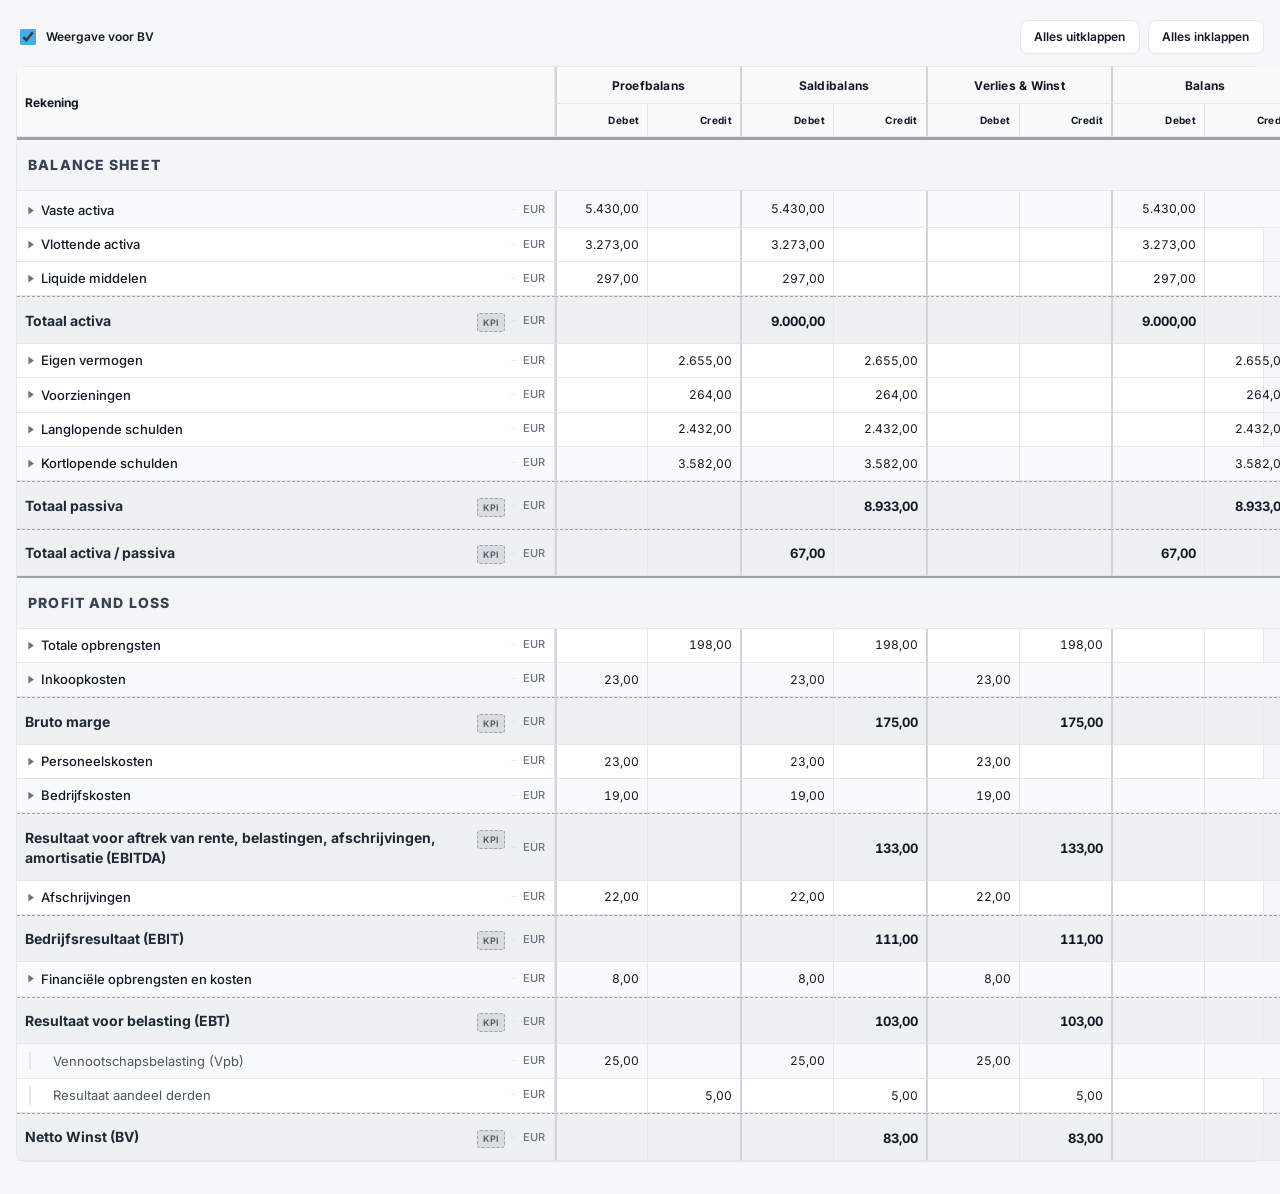
<file: index.html>
<!DOCTYPE html>
<html lang="nl">
<head>
  <meta charset="UTF-8" />
  <meta name="viewport" content="width=device-width, initial-scale=1.0" />
  <title>Proefbalans — NL grootboek (4 kolommen)</title>
  <link rel="preconnect" href="https://fonts.googleapis.com" />
  <link rel="preconnect" href="https://fonts.gstatic.com" crossorigin />
  <link href="https://fonts.googleapis.com/css2?family=Inter:wght@400;500;600;700&display=swap" rel="stylesheet" />
  <link rel="stylesheet" href="styles.css" />
</head>
<body>
  <div class="page">
    <div class="toolbar">
      <label class="entity-toggle">
        <input type="checkbox" id="entity-bv-toggle" checked />
        <span>Weergave voor BV</span>
      </label>
      <div class="actions">
        <button type="button" class="btn" id="pnl-expand-all">Alles uitklappen</button>
        <button type="button" class="btn" id="pnl-collapse-all">Alles inklappen</button>
        <!-- <button type="button" class="btn" id="pnl-export">Exporteren (CSV)</button> -->
      </div>
    </div>

    <div class="sheet">
      <table>
        <colgroup>
          <col class="col-acc" />
          <col class="col-n" /><col class="col-n" />
          <col class="col-n" /><col class="col-n" />
          <col class="col-n" /><col class="col-n" />
          <col class="col-n" /><col class="col-n" />
        </colgroup>
        <thead>
          <tr>
            <th class="th-account" rowspan="2">Rekening <span class="th-curr-hint"></span></th>
            <th class="th-group" colspan="2">Proefbalans</th>
            <th class="th-group" colspan="2">Saldibalans</th>
            <th class="th-group" colspan="2">Verlies &amp; Winst</th>
            <th class="th-group" colspan="2">Balans</th>
          </tr>
          <tr>
            <th class="th-sub group-start">Debet</th>
            <th class="th-sub th-credit">Credit</th>
            <th class="th-sub group-start">Debet</th>
            <th class="th-sub th-credit">Credit</th>
            <th class="th-sub group-start">Debet</th>
            <th class="th-sub th-credit">Credit</th>
            <th class="th-sub group-start">Debet</th>
            <th class="th-sub th-credit">Credit</th>
          </tr>
        </thead>
        <tbody>
          <tr class="section-title-row section-title-row--balance">
          <td class="section-title-cell" colspan="9">Balance Sheet</td></tr>
          <tr class="parent-row row-zebra balance-sheet-parent" data-parent="bs-act-va">
          <td class="account-col"><button type="button" class="expand-toggle" aria-expanded="false">
          <span class="chevron" aria-hidden="true"><svg viewBox="0 0 10 10" fill="currentColor"><polygon points="3,1.5 3,8.5 8,5" /></svg></span><span>Vaste activa</span></button></td>
          <td class="num group-start" data-v="5430"></td><td class="num" data-v="0"></td><td class="num group-start" data-v="5430"></td><td class="num" data-v="0"></td><td class="num group-start" data-v="0"></td><td class="num" data-v="0"></td><td class="num group-start" data-v="5430"></td><td class="num" data-v="0"></td></tr>
          <tr class="breakdown-row row-zebra balance-sheet-row hidden" data-breakdown="bs-act-va">
          <td class="account-col account-label">Immateriële activa - oprichting</td><td class="num group-start" data-v="389"></td><td class="num" data-v="0"></td><td class="num group-start" data-v="389"></td><td class="num" data-v="0"></td><td class="num group-start" data-v="0"></td><td class="num" data-v="0"></td><td class="num group-start" data-v="389"></td><td class="num" data-v="0"></td></tr>
          <tr class="breakdown-row row-zebra balance-sheet-row hidden" data-breakdown="bs-act-va">
          <td class="account-col account-label">Immateriële activa - R&amp;D</td><td class="num group-start" data-v="232"></td><td class="num" data-v="0"></td><td class="num group-start" data-v="232"></td><td class="num" data-v="0"></td><td class="num group-start" data-v="0"></td><td class="num" data-v="0"></td><td class="num group-start" data-v="232"></td><td class="num" data-v="0"></td></tr>
          <tr class="breakdown-row row-zebra balance-sheet-row hidden" data-breakdown="bs-act-va">
          <td class="account-col account-label">Immateriële activa - IP</td><td class="num group-start" data-v="283"></td><td class="num" data-v="0"></td><td class="num group-start" data-v="283"></td><td class="num" data-v="0"></td><td class="num group-start" data-v="0"></td><td class="num" data-v="0"></td><td class="num group-start" data-v="283"></td><td class="num" data-v="0"></td></tr>
          <tr class="breakdown-row row-zebra balance-sheet-row hidden" data-breakdown="bs-act-va">
          <td class="account-col account-label">Goodwill</td><td class="num group-start" data-v="268"></td><td class="num" data-v="0"></td><td class="num group-start" data-v="268"></td><td class="num" data-v="0"></td><td class="num group-start" data-v="0"></td><td class="num" data-v="0"></td><td class="num group-start" data-v="268"></td><td class="num" data-v="0"></td></tr>
          <tr class="breakdown-row row-zebra balance-sheet-row hidden" data-breakdown="bs-act-va">
          <td class="account-col account-label">Grond</td><td class="num group-start" data-v="374"></td><td class="num" data-v="0"></td><td class="num group-start" data-v="374"></td><td class="num" data-v="0"></td><td class="num group-start" data-v="0"></td><td class="num" data-v="0"></td><td class="num group-start" data-v="374"></td><td class="num" data-v="0"></td></tr>
          <tr class="breakdown-row row-zebra balance-sheet-row hidden" data-breakdown="bs-act-va">
          <td class="account-col account-label">Bedrijfspand</td><td class="num group-start" data-v="43"></td><td class="num" data-v="0"></td><td class="num group-start" data-v="43"></td><td class="num" data-v="0"></td><td class="num group-start" data-v="0"></td><td class="num" data-v="0"></td><td class="num group-start" data-v="43"></td><td class="num" data-v="0"></td></tr>
          <tr class="breakdown-row row-zebra balance-sheet-row hidden" data-breakdown="bs-act-va">
          <td class="account-col account-label">Verbouwingen</td><td class="num group-start" data-v="447"></td><td class="num" data-v="0"></td><td class="num group-start" data-v="447"></td><td class="num" data-v="0"></td><td class="num group-start" data-v="0"></td><td class="num" data-v="0"></td><td class="num group-start" data-v="447"></td><td class="num" data-v="0"></td></tr>
          <tr class="breakdown-row row-zebra balance-sheet-row hidden" data-breakdown="bs-act-va">
          <td class="account-col account-label">Machines - aanschaf</td><td class="num group-start" data-v="421"></td><td class="num" data-v="0"></td><td class="num group-start" data-v="421"></td><td class="num" data-v="0"></td><td class="num group-start" data-v="0"></td><td class="num" data-v="0"></td><td class="num group-start" data-v="421"></td><td class="num" data-v="0"></td></tr>
          <tr class="breakdown-row row-zebra balance-sheet-row hidden" data-breakdown="bs-act-va">
          <td class="account-col account-label">Auto's &amp; andere vervoermiddelen</td><td class="num group-start" data-v="207"></td><td class="num" data-v="0"></td><td class="num group-start" data-v="207"></td><td class="num" data-v="0"></td><td class="num group-start" data-v="0"></td><td class="num" data-v="0"></td><td class="num group-start" data-v="207"></td><td class="num" data-v="0"></td></tr>
          <tr class="breakdown-row row-zebra balance-sheet-row hidden" data-breakdown="bs-act-va">
          <td class="account-col account-label">Inventaris &amp; Inrichting</td><td class="num group-start" data-v="141"></td><td class="num" data-v="0"></td><td class="num group-start" data-v="141"></td><td class="num" data-v="0"></td><td class="num group-start" data-v="0"></td><td class="num" data-v="0"></td><td class="num group-start" data-v="141"></td><td class="num" data-v="0"></td></tr>
          <tr class="breakdown-row row-zebra balance-sheet-row hidden" data-breakdown="bs-act-va">
          <td class="account-col account-label">Andere vaste activa</td><td class="num group-start" data-v="149"></td><td class="num" data-v="0"></td><td class="num group-start" data-v="149"></td><td class="num" data-v="0"></td><td class="num group-start" data-v="0"></td><td class="num" data-v="0"></td><td class="num group-start" data-v="149"></td><td class="num" data-v="0"></td></tr>
          <tr class="breakdown-row row-zebra balance-sheet-row hidden" data-breakdown="bs-act-va">
          <td class="account-col account-label">Deelnemingen - Groepmij</td><td class="num group-start" data-v="56"></td><td class="num" data-v="0"></td><td class="num group-start" data-v="56"></td><td class="num" data-v="0"></td><td class="num group-start" data-v="0"></td><td class="num" data-v="0"></td><td class="num group-start" data-v="56"></td><td class="num" data-v="0"></td></tr>
          <tr class="breakdown-row row-zebra balance-sheet-row hidden" data-breakdown="bs-act-va">
          <td class="account-col account-label">Deelnemingen -Overig verbonden</td><td class="num group-start" data-v="409"></td><td class="num" data-v="0"></td><td class="num group-start" data-v="409"></td><td class="num" data-v="0"></td><td class="num group-start" data-v="0"></td><td class="num" data-v="0"></td><td class="num group-start" data-v="409"></td><td class="num" data-v="0"></td></tr>
          <tr class="breakdown-row row-zebra balance-sheet-row hidden" data-breakdown="bs-act-va">
          <td class="account-col account-label">Deelnemingen- Overig</td><td class="num group-start" data-v="61"></td><td class="num" data-v="0"></td><td class="num group-start" data-v="61"></td><td class="num" data-v="0"></td><td class="num group-start" data-v="0"></td><td class="num" data-v="0"></td><td class="num group-start" data-v="61"></td><td class="num" data-v="0"></td></tr>
          <tr class="breakdown-row row-zebra balance-sheet-row hidden" data-breakdown="bs-act-va">
          <td class="account-col account-label">Beleggingen (lang)</td><td class="num group-start" data-v="459"></td><td class="num" data-v="0"></td><td class="num group-start" data-v="459"></td><td class="num" data-v="0"></td><td class="num group-start" data-v="0"></td><td class="num" data-v="0"></td><td class="num group-start" data-v="459"></td><td class="num" data-v="0"></td></tr>
          <tr class="breakdown-row row-zebra balance-sheet-row hidden" data-breakdown="bs-act-va">
          <td class="account-col account-label">Lening aan groepsmij.</td><td class="num group-start" data-v="500"></td><td class="num" data-v="0"></td><td class="num group-start" data-v="500"></td><td class="num" data-v="0"></td><td class="num group-start" data-v="0"></td><td class="num" data-v="0"></td><td class="num group-start" data-v="500"></td><td class="num" data-v="0"></td></tr>
          <tr class="breakdown-row row-zebra balance-sheet-row hidden" data-breakdown="bs-act-va">
          <td class="account-col account-label">Lening aan deelneming</td><td class="num group-start" data-v="73"></td><td class="num" data-v="0"></td><td class="num group-start" data-v="73"></td><td class="num" data-v="0"></td><td class="num group-start" data-v="0"></td><td class="num" data-v="0"></td><td class="num group-start" data-v="73"></td><td class="num" data-v="0"></td></tr>
          <tr class="breakdown-row row-zebra balance-sheet-row hidden" data-breakdown="bs-act-va">
          <td class="account-col account-label">Lening aan verbonden partij</td><td class="num group-start" data-v="83"></td><td class="num" data-v="0"></td><td class="num group-start" data-v="83"></td><td class="num" data-v="0"></td><td class="num group-start" data-v="0"></td><td class="num" data-v="0"></td><td class="num group-start" data-v="83"></td><td class="num" data-v="0"></td></tr>
          <tr class="breakdown-row row-zebra balance-sheet-row hidden" data-breakdown="bs-act-va">
          <td class="account-col account-label">Belastingtegoed (lang)</td><td class="num group-start" data-v="280"></td><td class="num" data-v="0"></td><td class="num group-start" data-v="280"></td><td class="num" data-v="0"></td><td class="num group-start" data-v="0"></td><td class="num" data-v="0"></td><td class="num group-start" data-v="280"></td><td class="num" data-v="0"></td></tr>
          <tr class="breakdown-row row-zebra balance-sheet-row hidden" data-breakdown="bs-act-va">
          <td class="account-col account-label">Overige vorderingen (lang)</td><td class="num group-start" data-v="477"></td><td class="num" data-v="0"></td><td class="num group-start" data-v="477"></td><td class="num" data-v="0"></td><td class="num group-start" data-v="0"></td><td class="num" data-v="0"></td><td class="num group-start" data-v="477"></td><td class="num" data-v="0"></td></tr>
          <tr class="breakdown-row row-zebra balance-sheet-row hidden" data-breakdown="bs-act-va">
          <td class="account-col account-label">Uitgeleende bedragen</td><td class="num group-start" data-v="78"></td><td class="num" data-v="0"></td><td class="num group-start" data-v="78"></td><td class="num" data-v="0"></td><td class="num group-start" data-v="0"></td><td class="num" data-v="0"></td><td class="num group-start" data-v="78"></td><td class="num" data-v="0"></td></tr>
          <tr class="subtotal-row row-zebra hidden" data-subtotal="bs-act-va">
          <td class="account-col"><div class="cell-flex"><span class="acct-text">Totaal vaste activa</span>
          <span class="tag tag--subtotal">Subtotaal</span></div></td><td class="num group-start" data-v="5430"></td><td class="num" data-v="0"></td><td class="num group-start" data-v="5430"></td><td class="num" data-v="0"></td><td class="num group-start" data-v="0"></td><td class="num" data-v="0"></td><td class="num group-start" data-v="5430"></td><td class="num" data-v="0"></td></tr>
          <tr class="parent-row row-zebra balance-sheet-parent" data-parent="bs-act-vla">
          <td class="account-col"><button type="button" class="expand-toggle" aria-expanded="false">
          <span class="chevron" aria-hidden="true"><svg viewBox="0 0 10 10" fill="currentColor"><polygon points="3,1.5 3,8.5 8,5" /></svg></span><span>Vlottende activa</span></button></td>
          <td class="num group-start" data-v="3273"></td><td class="num" data-v="0"></td><td class="num group-start" data-v="3273"></td><td class="num" data-v="0"></td><td class="num group-start" data-v="0"></td><td class="num" data-v="0"></td><td class="num group-start" data-v="3273"></td><td class="num" data-v="0"></td></tr>
          <tr class="breakdown-row row-zebra balance-sheet-row hidden" data-breakdown="bs-act-vla">
          <td class="account-col account-label">Voorraad</td><td class="num group-start" data-v="114"></td><td class="num" data-v="0"></td><td class="num group-start" data-v="114"></td><td class="num" data-v="0"></td><td class="num group-start" data-v="0"></td><td class="num" data-v="0"></td><td class="num group-start" data-v="114"></td><td class="num" data-v="0"></td></tr>
          <tr class="breakdown-row row-zebra balance-sheet-row hidden" data-breakdown="bs-act-vla">
          <td class="account-col account-label">Projecten in uitvoering</td><td class="num group-start" data-v="421"></td><td class="num" data-v="0"></td><td class="num group-start" data-v="421"></td><td class="num" data-v="0"></td><td class="num group-start" data-v="0"></td><td class="num" data-v="0"></td><td class="num group-start" data-v="421"></td><td class="num" data-v="0"></td></tr>
          <tr class="breakdown-row row-zebra balance-sheet-row hidden" data-breakdown="bs-act-vla">
          <td class="account-col account-label">Debiteuren (Klanten)</td><td class="num group-start" data-v="227"></td><td class="num" data-v="0"></td><td class="num group-start" data-v="227"></td><td class="num" data-v="0"></td><td class="num group-start" data-v="0"></td><td class="num" data-v="0"></td><td class="num group-start" data-v="227"></td><td class="num" data-v="0"></td></tr>
          <tr class="breakdown-row row-zebra balance-sheet-row hidden" data-breakdown="bs-act-vla">
          <td class="account-col account-label">R/C Groepsmij.</td><td class="num group-start" data-v="202"></td><td class="num" data-v="0"></td><td class="num group-start" data-v="202"></td><td class="num" data-v="0"></td><td class="num group-start" data-v="0"></td><td class="num" data-v="0"></td><td class="num group-start" data-v="202"></td><td class="num" data-v="0"></td></tr>
          <tr class="breakdown-row row-zebra balance-sheet-row hidden" data-breakdown="bs-act-vla">
          <td class="account-col account-label">R/C Verbonden partijen</td><td class="num group-start" data-v="487"></td><td class="num" data-v="0"></td><td class="num group-start" data-v="487"></td><td class="num" data-v="0"></td><td class="num group-start" data-v="0"></td><td class="num" data-v="0"></td><td class="num group-start" data-v="487"></td><td class="num" data-v="0"></td></tr>
          <tr class="breakdown-row row-zebra balance-sheet-row hidden" data-breakdown="bs-act-vla">
          <td class="account-col account-label">R/C Deelneming</td><td class="num group-start" data-v="146"></td><td class="num" data-v="0"></td><td class="num group-start" data-v="146"></td><td class="num" data-v="0"></td><td class="num group-start" data-v="0"></td><td class="num" data-v="0"></td><td class="num group-start" data-v="146"></td><td class="num" data-v="0"></td></tr>
          <tr class="breakdown-row row-zebra balance-sheet-row hidden" data-breakdown="bs-act-vla">
          <td class="account-col account-label">Opgevraagd kapitaal</td><td class="num group-start" data-v="346"></td><td class="num" data-v="0"></td><td class="num group-start" data-v="346"></td><td class="num" data-v="0"></td><td class="num group-start" data-v="0"></td><td class="num" data-v="0"></td><td class="num group-start" data-v="346"></td><td class="num" data-v="0"></td></tr>
          <tr class="breakdown-row row-zebra balance-sheet-row hidden" data-breakdown="bs-act-vla">
          <td class="account-col account-label">Terug te ontvangen BTW</td><td class="num group-start" data-v="0"></td><td class="num" data-v="0"></td><td class="num group-start" data-v="0"></td><td class="num" data-v="0"></td><td class="num group-start" data-v="0"></td><td class="num" data-v="0"></td><td class="num group-start" data-v="0"></td><td class="num" data-v="0"></td></tr>
          <tr class="breakdown-row row-zebra balance-sheet-row hidden" data-breakdown="bs-act-vla">
          <td class="account-col account-label">Terug te ontvangen Loonbelasting</td><td class="num group-start" data-v="0"></td><td class="num" data-v="0"></td><td class="num group-start" data-v="0"></td><td class="num" data-v="0"></td><td class="num group-start" data-v="0"></td><td class="num" data-v="0"></td><td class="num group-start" data-v="0"></td><td class="num" data-v="0"></td></tr>
          <tr class="breakdown-row row-zebra balance-sheet-row hidden" data-breakdown="bs-act-vla">
          <td class="account-col account-label">Teveel betaalde belastingen (niet omzetbelasting)</td><td class="num group-start" data-v="0"></td><td class="num" data-v="0"></td><td class="num group-start" data-v="0"></td><td class="num" data-v="0"></td><td class="num group-start" data-v="0"></td><td class="num" data-v="0"></td><td class="num group-start" data-v="0"></td><td class="num" data-v="0"></td></tr>
          <tr class="breakdown-row row-zebra balance-sheet-row hidden" data-breakdown="bs-act-vla">
          <td class="account-col account-label">Rekening-courant aandeelhouders</td><td class="num group-start" data-v="182"></td><td class="num" data-v="0"></td><td class="num group-start" data-v="182"></td><td class="num" data-v="0"></td><td class="num group-start" data-v="0"></td><td class="num" data-v="0"></td><td class="num group-start" data-v="182"></td><td class="num" data-v="0"></td></tr>
          <tr class="breakdown-row row-zebra balance-sheet-row hidden" data-breakdown="bs-act-vla">
          <td class="account-col account-label">Pensioenvordering</td><td class="num group-start" data-v="502"></td><td class="num" data-v="0"></td><td class="num group-start" data-v="502"></td><td class="num" data-v="0"></td><td class="num group-start" data-v="0"></td><td class="num" data-v="0"></td><td class="num group-start" data-v="502"></td><td class="num" data-v="0"></td></tr>
          <tr class="breakdown-row row-zebra balance-sheet-row hidden" data-breakdown="bs-act-vla">
          <td class="account-col account-label">Vooruitbetaalde kosten</td><td class="num group-start" data-v="482"></td><td class="num" data-v="0"></td><td class="num group-start" data-v="482"></td><td class="num" data-v="0"></td><td class="num group-start" data-v="0"></td><td class="num" data-v="0"></td><td class="num group-start" data-v="482"></td><td class="num" data-v="0"></td></tr>
          <tr class="breakdown-row row-zebra balance-sheet-row hidden" data-breakdown="bs-act-vla">
          <td class="account-col account-label">Effecten</td><td class="num group-start" data-v="164"></td><td class="num" data-v="0"></td><td class="num group-start" data-v="164"></td><td class="num" data-v="0"></td><td class="num group-start" data-v="0"></td><td class="num" data-v="0"></td><td class="num group-start" data-v="164"></td><td class="num" data-v="0"></td></tr>
          <tr class="subtotal-row row-zebra hidden" data-subtotal="bs-act-vla">
          <td class="account-col"><div class="cell-flex"><span class="acct-text">Totaal vlottende activa</span>
          <span class="tag tag--subtotal">Subtotaal</span></div></td><td class="num group-start" data-v="3273"></td><td class="num" data-v="0"></td><td class="num group-start" data-v="3273"></td><td class="num" data-v="0"></td><td class="num group-start" data-v="0"></td><td class="num" data-v="0"></td><td class="num group-start" data-v="3273"></td><td class="num" data-v="0"></td></tr>
          <tr class="parent-row row-zebra balance-sheet-parent" data-parent="bs-act-lm">
          <td class="account-col"><button type="button" class="expand-toggle" aria-expanded="false">
          <span class="chevron" aria-hidden="true"><svg viewBox="0 0 10 10" fill="currentColor"><polygon points="3,1.5 3,8.5 8,5" /></svg></span><span>Liquide middelen</span></button></td>
          <td class="num group-start" data-v="297"></td><td class="num" data-v="0"></td><td class="num group-start" data-v="297"></td><td class="num" data-v="0"></td><td class="num group-start" data-v="0"></td><td class="num" data-v="0"></td><td class="num group-start" data-v="297"></td><td class="num" data-v="0"></td></tr>
          <tr class="breakdown-row row-zebra balance-sheet-row hidden" data-breakdown="bs-act-lm">
          <td class="account-col account-label">Bank</td><td class="num group-start" data-v="179"></td><td class="num" data-v="0"></td><td class="num group-start" data-v="179"></td><td class="num" data-v="0"></td><td class="num group-start" data-v="0"></td><td class="num" data-v="0"></td><td class="num group-start" data-v="179"></td><td class="num" data-v="0"></td></tr>
          <tr class="breakdown-row row-zebra balance-sheet-row hidden" data-breakdown="bs-act-lm">
          <td class="account-col account-label">Kas</td><td class="num group-start" data-v="81"></td><td class="num" data-v="0"></td><td class="num group-start" data-v="81"></td><td class="num" data-v="0"></td><td class="num group-start" data-v="0"></td><td class="num" data-v="0"></td><td class="num group-start" data-v="81"></td><td class="num" data-v="0"></td></tr>
          <tr class="breakdown-row row-zebra balance-sheet-row hidden" data-breakdown="bs-act-lm">
          <td class="account-col account-label">Interne overboekingen</td><td class="num group-start" data-v="37"></td><td class="num" data-v="0"></td><td class="num group-start" data-v="37"></td><td class="num" data-v="0"></td><td class="num group-start" data-v="0"></td><td class="num" data-v="0"></td><td class="num group-start" data-v="37"></td><td class="num" data-v="0"></td></tr>
          <tr class="subtotal-row row-zebra hidden" data-subtotal="bs-act-lm">
          <td class="account-col"><div class="cell-flex"><span class="acct-text">Totaal liquide middelen</span>
          <span class="tag tag--subtotal">Subtotaal</span></div></td><td class="num group-start" data-v="297"></td><td class="num" data-v="0"></td><td class="num group-start" data-v="297"></td><td class="num" data-v="0"></td><td class="num group-start" data-v="0"></td><td class="num" data-v="0"></td><td class="num group-start" data-v="297"></td><td class="num" data-v="0"></td></tr>
          <tr class="kpi-row balance-sheet-kpi" id="bs-activa-kpi">
          <td class="account-col"><div class="cell-flex"><span class="acct-text">Totaal activa</span>
          <span class="tag tag--kpi">KPI</span></div></td><td class="num group-start" data-v="0"></td><td class="num" data-v="0"></td><td class="num group-start" data-v="0"></td><td class="num" data-v="0"></td><td class="num group-start" data-v="0"></td><td class="num" data-v="0"></td><td class="num group-start" data-v="0"></td><td class="num" data-v="0"></td></tr>
          <tr class="parent-row row-zebra balance-sheet-parent" data-parent="bs-p-ev">
          <td class="account-col"><button type="button" class="expand-toggle" aria-expanded="false">
          <span class="chevron" aria-hidden="true"><svg viewBox="0 0 10 10" fill="currentColor"><polygon points="3,1.5 3,8.5 8,5" /></svg></span><span>Eigen vermogen</span></button></td>
          <td class="num group-start" data-v="0"></td><td class="num" data-v="2722"></td><td class="num group-start" data-v="0"></td><td class="num" data-v="2722"></td><td class="num group-start" data-v="0"></td><td class="num" data-v="0"></td><td class="num group-start" data-v="0"></td><td class="num" data-v="2722"></td></tr>
          <tr class="breakdown-row row-zebra balance-sheet-row hidden" data-breakdown="bs-p-ev">
          <td class="account-col account-label">Aandelenkapitaal</td><td class="num group-start" data-v="0"></td><td class="num" data-v="445"></td><td class="num group-start" data-v="0"></td><td class="num" data-v="445"></td><td class="num group-start" data-v="0"></td><td class="num" data-v="0"></td><td class="num group-start" data-v="0"></td><td class="num" data-v="445"></td></tr>
          <tr class="breakdown-row row-zebra balance-sheet-row hidden" data-breakdown="bs-p-ev">
          <td class="account-col account-label">Agio</td><td class="num group-start" data-v="0"></td><td class="num" data-v="367"></td><td class="num group-start" data-v="0"></td><td class="num" data-v="367"></td><td class="num group-start" data-v="0"></td><td class="num" data-v="0"></td><td class="num group-start" data-v="0"></td><td class="num" data-v="367"></td></tr>
          <tr class="breakdown-row row-zebra balance-sheet-row hidden" data-breakdown="bs-p-ev">
          <td class="account-col account-label">Herwaarderingsreserve</td><td class="num group-start" data-v="0"></td><td class="num" data-v="62"></td><td class="num group-start" data-v="0"></td><td class="num" data-v="62"></td><td class="num group-start" data-v="0"></td><td class="num" data-v="0"></td><td class="num group-start" data-v="0"></td><td class="num" data-v="62"></td></tr>
          <tr class="breakdown-row row-zebra balance-sheet-row hidden" data-breakdown="bs-p-ev">
          <td class="account-col account-label">Wettelijke reserves</td><td class="num group-start" data-v="0"></td><td class="num" data-v="77"></td><td class="num group-start" data-v="0"></td><td class="num" data-v="77"></td><td class="num group-start" data-v="0"></td><td class="num" data-v="0"></td><td class="num group-start" data-v="0"></td><td class="num" data-v="77"></td></tr>
          <tr class="breakdown-row row-zebra balance-sheet-row hidden" data-breakdown="bs-p-ev">
          <td class="account-col account-label">Statutaire reserves</td><td class="num group-start" data-v="0"></td><td class="num" data-v="310"></td><td class="num group-start" data-v="0"></td><td class="num" data-v="310"></td><td class="num group-start" data-v="0"></td><td class="num" data-v="0"></td><td class="num group-start" data-v="0"></td><td class="num" data-v="310"></td></tr>
          <tr class="breakdown-row row-zebra balance-sheet-row hidden" data-breakdown="bs-p-ev">
          <td class="account-col account-label">Overige reserves</td><td class="num group-start" data-v="0"></td><td class="num" data-v="442"></td><td class="num group-start" data-v="0"></td><td class="num" data-v="442"></td><td class="num group-start" data-v="0"></td><td class="num" data-v="0"></td><td class="num group-start" data-v="0"></td><td class="num" data-v="442"></td></tr>
          <tr class="breakdown-row row-zebra balance-sheet-row hidden" data-breakdown="bs-p-ev">
          <td class="account-col account-label">Onverdeelde winst</td><td class="num group-start" data-v="0"></td><td class="num" data-v="500"></td><td class="num group-start" data-v="0"></td><td class="num" data-v="500"></td><td class="num group-start" data-v="0"></td><td class="num" data-v="0"></td><td class="num group-start" data-v="0"></td><td class="num" data-v="500"></td></tr>
          <tr class="breakdown-row row-zebra balance-sheet-row hidden" data-breakdown="bs-p-ev">
          <td class="account-col account-label">Aandeel derden</td><td class="num group-start" data-v="0"></td><td class="num" data-v="307"></td><td class="num group-start" data-v="0"></td><td class="num" data-v="307"></td><td class="num group-start" data-v="0"></td><td class="num" data-v="0"></td><td class="num group-start" data-v="0"></td><td class="num" data-v="307"></td></tr>
          <tr class="breakdown-row row-zebra balance-sheet-row hidden" data-breakdown="bs-p-ev" data-entity-profile="ez-vof">
          <td class="account-col account-label">Eigen Vermogen EZ &amp; VOF</td><td class="num group-start" data-v="0"></td><td class="num" data-v="67"></td><td class="num group-start" data-v="0"></td><td class="num" data-v="67"></td><td class="num group-start" data-v="0"></td><td class="num" data-v="0"></td><td class="num group-start" data-v="0"></td><td class="num" data-v="67"></td></tr>
          <tr class="breakdown-row row-zebra balance-sheet-row hidden" data-breakdown="bs-p-ev">
          <td class="account-col account-label">Fiscale reserves</td><td class="num group-start" data-v="0"></td><td class="num" data-v="145"></td><td class="num group-start" data-v="0"></td><td class="num" data-v="145"></td><td class="num group-start" data-v="0"></td><td class="num" data-v="0"></td><td class="num group-start" data-v="0"></td><td class="num" data-v="145"></td></tr>
          <tr class="subtotal-row row-zebra hidden" data-subtotal="bs-p-ev">
          <td class="account-col"><div class="cell-flex"><span class="acct-text">Totaal eigen vermogen</span>
          <span class="tag tag--subtotal">Subtotaal</span></div></td><td class="num group-start" data-v="0"></td><td class="num" data-v="2722"></td><td class="num group-start" data-v="0"></td><td class="num" data-v="2722"></td><td class="num group-start" data-v="0"></td><td class="num" data-v="0"></td><td class="num group-start" data-v="0"></td><td class="num" data-v="2722"></td></tr>
          <tr class="parent-row row-zebra balance-sheet-parent" data-parent="bs-p-vrz">
          <td class="account-col"><button type="button" class="expand-toggle" aria-expanded="false">
          <span class="chevron" aria-hidden="true"><svg viewBox="0 0 10 10" fill="currentColor"><polygon points="3,1.5 3,8.5 8,5" /></svg></span><span>Voorzieningen</span></button></td>
          <td class="num group-start" data-v="0"></td><td class="num" data-v="264"></td><td class="num group-start" data-v="0"></td><td class="num" data-v="264"></td><td class="num group-start" data-v="0"></td><td class="num" data-v="0"></td><td class="num group-start" data-v="0"></td><td class="num" data-v="264"></td></tr>
          <tr class="breakdown-row row-zebra balance-sheet-row hidden" data-breakdown="bs-p-vrz">
          <td class="account-col account-label">Pensioenvoorziening</td><td class="num group-start" data-v="0"></td><td class="num" data-v="32"></td><td class="num group-start" data-v="0"></td><td class="num" data-v="32"></td><td class="num group-start" data-v="0"></td><td class="num" data-v="0"></td><td class="num group-start" data-v="0"></td><td class="num" data-v="32"></td></tr>
          <tr class="breakdown-row row-zebra balance-sheet-row hidden" data-breakdown="bs-p-vrz">
          <td class="account-col account-label">Belastingvoorziening</td><td class="num group-start" data-v="0"></td><td class="num" data-v="85"></td><td class="num group-start" data-v="0"></td><td class="num" data-v="85"></td><td class="num group-start" data-v="0"></td><td class="num" data-v="0"></td><td class="num group-start" data-v="0"></td><td class="num" data-v="85"></td></tr>
          <tr class="breakdown-row row-zebra balance-sheet-row hidden" data-breakdown="bs-p-vrz">
          <td class="account-col account-label">Overige voorzieningen</td><td class="num group-start" data-v="0"></td><td class="num" data-v="62"></td><td class="num group-start" data-v="0"></td><td class="num" data-v="62"></td><td class="num group-start" data-v="0"></td><td class="num" data-v="0"></td><td class="num group-start" data-v="0"></td><td class="num" data-v="62"></td></tr>
          <tr class="breakdown-row row-zebra balance-sheet-row hidden" data-breakdown="bs-p-vrz">
          <td class="account-col account-label">Negatieve goodwill</td><td class="num group-start" data-v="0"></td><td class="num" data-v="85"></td><td class="num group-start" data-v="0"></td><td class="num" data-v="85"></td><td class="num group-start" data-v="0"></td><td class="num" data-v="0"></td><td class="num group-start" data-v="0"></td><td class="num" data-v="85"></td></tr>
          <tr class="subtotal-row row-zebra hidden" data-subtotal="bs-p-vrz">
          <td class="account-col"><div class="cell-flex"><span class="acct-text">Totaal voorzieningen</span>
          <span class="tag tag--subtotal">Subtotaal</span></div></td><td class="num group-start" data-v="0"></td><td class="num" data-v="264"></td><td class="num group-start" data-v="0"></td><td class="num" data-v="264"></td><td class="num group-start" data-v="0"></td><td class="num" data-v="0"></td><td class="num group-start" data-v="0"></td><td class="num" data-v="264"></td></tr>
          <tr class="parent-row row-zebra balance-sheet-parent" data-parent="bs-p-lang">
          <td class="account-col"><button type="button" class="expand-toggle" aria-expanded="false">
          <span class="chevron" aria-hidden="true"><svg viewBox="0 0 10 10" fill="currentColor"><polygon points="3,1.5 3,8.5 8,5" /></svg></span><span>Langlopende schulden</span></button></td>
          <td class="num group-start" data-v="0"></td><td class="num" data-v="2432"></td><td class="num group-start" data-v="0"></td><td class="num" data-v="2432"></td><td class="num group-start" data-v="0"></td><td class="num" data-v="0"></td><td class="num group-start" data-v="0"></td><td class="num" data-v="2432"></td></tr>
          <tr class="breakdown-row row-zebra balance-sheet-row hidden" data-breakdown="bs-p-lang">
          <td class="account-col account-label">Achtergestelde lening</td><td class="num group-start" data-v="0"></td><td class="num" data-v="262"></td><td class="num group-start" data-v="0"></td><td class="num" data-v="262"></td><td class="num group-start" data-v="0"></td><td class="num" data-v="0"></td><td class="num group-start" data-v="0"></td><td class="num" data-v="262"></td></tr>
          <tr class="breakdown-row row-zebra balance-sheet-row hidden" data-breakdown="bs-p-lang">
          <td class="account-col account-label">Converteerbare lening</td><td class="num group-start" data-v="0"></td><td class="num" data-v="212"></td><td class="num group-start" data-v="0"></td><td class="num" data-v="212"></td><td class="num group-start" data-v="0"></td><td class="num" data-v="0"></td><td class="num group-start" data-v="0"></td><td class="num" data-v="212"></td></tr>
          <tr class="breakdown-row row-zebra balance-sheet-row hidden" data-breakdown="bs-p-lang">
          <td class="account-col account-label">Obligaties</td><td class="num group-start" data-v="0"></td><td class="num" data-v="235"></td><td class="num group-start" data-v="0"></td><td class="num" data-v="235"></td><td class="num group-start" data-v="0"></td><td class="num" data-v="0"></td><td class="num group-start" data-v="0"></td><td class="num" data-v="235"></td></tr>
          <tr class="breakdown-row row-zebra balance-sheet-row hidden" data-breakdown="bs-p-lang">
          <td class="account-col account-label">Leasecontract (lang)</td><td class="num group-start" data-v="0"></td><td class="num" data-v="160"></td><td class="num group-start" data-v="0"></td><td class="num" data-v="160"></td><td class="num group-start" data-v="0"></td><td class="num" data-v="0"></td><td class="num group-start" data-v="0"></td><td class="num" data-v="160"></td></tr>
          <tr class="breakdown-row row-zebra balance-sheet-row hidden" data-breakdown="bs-p-lang">
          <td class="account-col account-label">Banklening (lang)</td><td class="num group-start" data-v="0"></td><td class="num" data-v="275"></td><td class="num group-start" data-v="0"></td><td class="num" data-v="275"></td><td class="num group-start" data-v="0"></td><td class="num" data-v="0"></td><td class="num group-start" data-v="0"></td><td class="num" data-v="275"></td></tr>
          <tr class="breakdown-row row-zebra balance-sheet-row hidden" data-breakdown="bs-p-lang">
          <td class="account-col account-label">Schuld aan groepsmij. (lang)</td><td class="num group-start" data-v="0"></td><td class="num" data-v="182"></td><td class="num group-start" data-v="0"></td><td class="num" data-v="182"></td><td class="num group-start" data-v="0"></td><td class="num" data-v="0"></td><td class="num group-start" data-v="0"></td><td class="num" data-v="182"></td></tr>
          <tr class="breakdown-row row-zebra balance-sheet-row hidden" data-breakdown="bs-p-lang">
          <td class="account-col account-label">Schuld aan verbonden partij (lang)</td><td class="num group-start" data-v="0"></td><td class="num" data-v="222"></td><td class="num group-start" data-v="0"></td><td class="num" data-v="222"></td><td class="num group-start" data-v="0"></td><td class="num" data-v="0"></td><td class="num group-start" data-v="0"></td><td class="num" data-v="222"></td></tr>
          <tr class="breakdown-row row-zebra balance-sheet-row hidden" data-breakdown="bs-p-lang">
          <td class="account-col account-label">Schuld aan deelneming (lang)</td><td class="num group-start" data-v="0"></td><td class="num" data-v="217"></td><td class="num group-start" data-v="0"></td><td class="num" data-v="217"></td><td class="num group-start" data-v="0"></td><td class="num" data-v="0"></td><td class="num group-start" data-v="0"></td><td class="num" data-v="217"></td></tr>
          <tr class="breakdown-row row-zebra balance-sheet-row hidden" data-breakdown="bs-p-lang">
          <td class="account-col account-label">Crediteuren (lang)</td><td class="num group-start" data-v="0"></td><td class="num" data-v="45"></td><td class="num group-start" data-v="0"></td><td class="num" data-v="45"></td><td class="num group-start" data-v="0"></td><td class="num" data-v="0"></td><td class="num group-start" data-v="0"></td><td class="num" data-v="45"></td></tr>
          <tr class="breakdown-row row-zebra balance-sheet-row hidden" data-breakdown="bs-p-lang">
          <td class="account-col account-label">Oudedagsverplichting</td><td class="num group-start" data-v="0"></td><td class="num" data-v="362"></td><td class="num group-start" data-v="0"></td><td class="num" data-v="362"></td><td class="num group-start" data-v="0"></td><td class="num" data-v="0"></td><td class="num group-start" data-v="0"></td><td class="num" data-v="362"></td></tr>
          <tr class="breakdown-row row-zebra balance-sheet-row hidden" data-breakdown="bs-p-lang">
          <td class="account-col account-label">Overlopende passiva (lang)</td><td class="num group-start" data-v="0"></td><td class="num" data-v="260"></td><td class="num group-start" data-v="0"></td><td class="num" data-v="260"></td><td class="num group-start" data-v="0"></td><td class="num" data-v="0"></td><td class="num group-start" data-v="0"></td><td class="num" data-v="260"></td></tr>
          <tr class="subtotal-row row-zebra hidden" data-subtotal="bs-p-lang">
          <td class="account-col"><div class="cell-flex"><span class="acct-text">Totaal langlopende schulden</span>
          <span class="tag tag--subtotal">Subtotaal</span></div></td><td class="num group-start" data-v="0"></td><td class="num" data-v="2432"></td><td class="num group-start" data-v="0"></td><td class="num" data-v="2432"></td><td class="num group-start" data-v="0"></td><td class="num" data-v="0"></td><td class="num group-start" data-v="0"></td><td class="num" data-v="2432"></td></tr>
          <tr class="parent-row row-zebra balance-sheet-parent" data-parent="bs-p-kort">
          <td class="account-col"><button type="button" class="expand-toggle" aria-expanded="false">
          <span class="chevron" aria-hidden="true"><svg viewBox="0 0 10 10" fill="currentColor"><polygon points="3,1.5 3,8.5 8,5" /></svg></span><span>Kortlopende schulden</span></button></td>
          <td class="num group-start" data-v="0"></td><td class="num" data-v="3582"></td><td class="num group-start" data-v="0"></td><td class="num" data-v="3582"></td><td class="num group-start" data-v="0"></td><td class="num" data-v="0"></td><td class="num group-start" data-v="0"></td><td class="num" data-v="3582"></td></tr>
          <tr class="breakdown-row row-zebra balance-sheet-row hidden" data-breakdown="bs-p-kort">
          <td class="account-col account-label">Kortlopende leningen</td><td class="num group-start" data-v="0"></td><td class="num" data-v="360"></td><td class="num group-start" data-v="0"></td><td class="num" data-v="360"></td><td class="num group-start" data-v="0"></td><td class="num" data-v="0"></td><td class="num group-start" data-v="0"></td><td class="num" data-v="360"></td></tr>
          <tr class="breakdown-row row-zebra balance-sheet-row hidden" data-breakdown="bs-p-kort">
          <td class="account-col account-label">Crediteuren (Leveranciers)</td><td class="num group-start" data-v="0"></td><td class="num" data-v="430"></td><td class="num group-start" data-v="0"></td><td class="num" data-v="430"></td><td class="num group-start" data-v="0"></td><td class="num" data-v="0"></td><td class="num group-start" data-v="0"></td><td class="num" data-v="430"></td></tr>
          <tr class="breakdown-row row-zebra balance-sheet-row hidden" data-breakdown="bs-p-kort">
          <td class="account-col account-label">Overige belastingen</td><td class="num group-start" data-v="0"></td><td class="num" data-v="392"></td><td class="num group-start" data-v="0"></td><td class="num" data-v="392"></td><td class="num group-start" data-v="0"></td><td class="num" data-v="0"></td><td class="num group-start" data-v="0"></td><td class="num" data-v="392"></td></tr>
          <tr class="breakdown-row row-zebra balance-sheet-row hidden" data-breakdown="bs-p-kort">
          <td class="account-col account-label">Te betalen BTW</td><td class="num group-start" data-v="0"></td><td class="num" data-v="255"></td><td class="num group-start" data-v="0"></td><td class="num" data-v="255"></td><td class="num group-start" data-v="0"></td><td class="num" data-v="0"></td><td class="num group-start" data-v="0"></td><td class="num" data-v="255"></td></tr>
          <tr class="breakdown-row row-zebra balance-sheet-row hidden" data-breakdown="bs-p-kort">
          <td class="account-col account-label">Loonbelasting &amp; Premies Sociale Verzekeringen</td><td class="num group-start" data-v="0"></td><td class="num" data-v="55"></td><td class="num group-start" data-v="0"></td><td class="num" data-v="55"></td><td class="num group-start" data-v="0"></td><td class="num" data-v="0"></td><td class="num group-start" data-v="0"></td><td class="num" data-v="55"></td></tr>
          <tr class="breakdown-row row-zebra balance-sheet-row hidden" data-breakdown="bs-p-kort">
          <td class="account-col account-label">Schuld groepsmij. (kort)</td><td class="num group-start" data-v="0"></td><td class="num" data-v="55"></td><td class="num group-start" data-v="0"></td><td class="num" data-v="55"></td><td class="num group-start" data-v="0"></td><td class="num" data-v="0"></td><td class="num group-start" data-v="0"></td><td class="num" data-v="55"></td></tr>
          <tr class="breakdown-row row-zebra balance-sheet-row hidden" data-breakdown="bs-p-kort">
          <td class="account-col account-label">Schuld verbonden partij (kort)</td><td class="num group-start" data-v="0"></td><td class="num" data-v="307"></td><td class="num group-start" data-v="0"></td><td class="num" data-v="307"></td><td class="num group-start" data-v="0"></td><td class="num" data-v="0"></td><td class="num group-start" data-v="0"></td><td class="num" data-v="307"></td></tr>
          <tr class="breakdown-row row-zebra balance-sheet-row hidden" data-breakdown="bs-p-kort">
          <td class="account-col account-label">Schuld deelneming (kort)</td><td class="num group-start" data-v="0"></td><td class="num" data-v="460"></td><td class="num group-start" data-v="0"></td><td class="num" data-v="460"></td><td class="num group-start" data-v="0"></td><td class="num" data-v="0"></td><td class="num group-start" data-v="0"></td><td class="num" data-v="460"></td></tr>
          <tr class="breakdown-row row-zebra balance-sheet-row hidden" data-breakdown="bs-p-kort">
          <td class="account-col account-label">Roodstand Bank</td><td class="num group-start" data-v="0"></td><td class="num" data-v="330"></td><td class="num group-start" data-v="0"></td><td class="num" data-v="330"></td><td class="num group-start" data-v="0"></td><td class="num" data-v="0"></td><td class="num group-start" data-v="0"></td><td class="num" data-v="330"></td></tr>
          <tr class="breakdown-row row-zebra balance-sheet-row hidden" data-breakdown="bs-p-kort">
          <td class="account-col account-label">Onderhanden projecten (passiva)</td><td class="num group-start" data-v="0"></td><td class="num" data-v="520"></td><td class="num group-start" data-v="0"></td><td class="num" data-v="520"></td><td class="num group-start" data-v="0"></td><td class="num" data-v="0"></td><td class="num group-start" data-v="0"></td><td class="num" data-v="520"></td></tr>
          <tr class="breakdown-row row-zebra balance-sheet-row hidden" data-breakdown="bs-p-kort">
          <td class="account-col account-label">Nog te betalen kosten</td><td class="num group-start" data-v="0"></td><td class="num" data-v="137"></td><td class="num group-start" data-v="0"></td><td class="num" data-v="137"></td><td class="num group-start" data-v="0"></td><td class="num" data-v="0"></td><td class="num group-start" data-v="0"></td><td class="num" data-v="137"></td></tr>
          <tr class="breakdown-row row-zebra balance-sheet-row hidden" data-breakdown="bs-p-kort">
          <td class="account-col account-label">Tussenrekening vraagposten</td><td class="num group-start" data-v="0"></td><td class="num" data-v="281"></td><td class="num group-start" data-v="0"></td><td class="num" data-v="281"></td><td class="num group-start" data-v="0"></td><td class="num" data-v="0"></td><td class="num group-start" data-v="0"></td><td class="num" data-v="281"></td></tr>
          <tr class="subtotal-row row-zebra hidden" data-subtotal="bs-p-kort">
          <td class="account-col"><div class="cell-flex"><span class="acct-text">Totaal kortlopende schulden</span>
          <span class="tag tag--subtotal">Subtotaal</span></div></td><td class="num group-start" data-v="0"></td><td class="num" data-v="3582"></td><td class="num group-start" data-v="0"></td><td class="num" data-v="3582"></td><td class="num group-start" data-v="0"></td><td class="num" data-v="0"></td><td class="num group-start" data-v="0"></td><td class="num" data-v="3582"></td></tr>
          <tr class="kpi-row balance-sheet-kpi" id="bs-passiva-kpi">
          <td class="account-col"><div class="cell-flex"><span class="acct-text">Totaal passiva</span>
          <span class="tag tag--kpi">KPI</span></div></td><td class="num group-start" data-v="0"></td><td class="num" data-v="0"></td><td class="num group-start" data-v="0"></td><td class="num" data-v="0"></td><td class="num group-start" data-v="0"></td><td class="num" data-v="0"></td><td class="num group-start" data-v="0"></td><td class="num" data-v="0"></td></tr>
          <tr class="kpi-row balance-sheet-kpi" id="bs-totals-kpi">
          <td class="account-col"><div class="cell-flex"><span class="acct-text">Totaal activa / passiva</span>
          <span class="tag tag--kpi">KPI</span></div></td><td class="num group-start" data-v="0"></td><td class="num" data-v="0"></td><td class="num group-start" data-v="67"></td><td class="num" data-v="0"></td><td class="num group-start" data-v="0"></td><td class="num" data-v="0"></td><td class="num group-start" data-v="67"></td><td class="num" data-v="0"></td></tr>
        <tr class="section-title-row">
          <td class="section-title-cell" colspan="9">Profit and Loss</td></tr>
          <tr class="parent-row row-zebra" data-parent="revenue">
          <td class="account-col"><button type="button" class="expand-toggle" aria-expanded="false" id="revenue-btn">
          <span class="chevron" aria-hidden="true"><svg viewBox="0 0 10 10" fill="currentColor"><polygon points="3,1.5 3,8.5 8,5" /></svg></span><span>Totale opbrengsten</span></button></td>
          <td class="num group-start" data-v="0"></td><td class="num" data-v="198"></td><td class="num group-start" data-v="0"></td><td class="num" data-v="198"></td><td class="num group-start" data-v="0"></td><td class="num" data-v="198"></td><td class="num group-start" data-v="0"></td><td class="num" data-v="0"></td></tr>
          <tr class="breakdown-row row-zebra hidden" data-breakdown="revenue">
          <td class="account-col account-label">Opbrengsten (netto-omzet)</td><td class="num group-start" data-v="0"></td><td class="num" data-v="100"></td><td class="num group-start" data-v="0"></td><td class="num" data-v="100"></td><td class="num group-start" data-v="0"></td><td class="num" data-v="100"></td><td class="num group-start" data-v="0"></td><td class="num" data-v="0"></td></tr>
          <tr class="breakdown-row row-zebra hidden" data-breakdown="revenue">
          <td class="account-col account-label">Mutatie projecten</td><td class="num group-start" data-v="0"></td><td class="num" data-v="50"></td><td class="num group-start" data-v="0"></td><td class="num" data-v="50"></td><td class="num group-start" data-v="0"></td><td class="num" data-v="50"></td><td class="num group-start" data-v="0"></td><td class="num" data-v="0"></td></tr>
          <tr class="breakdown-row row-zebra hidden" data-breakdown="revenue">
          <td class="account-col account-label">Geactiveerde eigen uren</td><td class="num group-start" data-v="0"></td><td class="num" data-v="1"></td><td class="num group-start" data-v="0"></td><td class="num" data-v="1"></td><td class="num group-start" data-v="0"></td><td class="num" data-v="1"></td><td class="num group-start" data-v="0"></td><td class="num" data-v="0"></td></tr>
          <tr class="breakdown-row row-zebra hidden" data-breakdown="revenue">
          <td class="account-col account-label">Overige opbrengsten</td><td class="num group-start" data-v="0"></td><td class="num" data-v="25"></td><td class="num group-start" data-v="0"></td><td class="num" data-v="25"></td><td class="num group-start" data-v="0"></td><td class="num" data-v="25"></td><td class="num group-start" data-v="0"></td><td class="num" data-v="0"></td></tr>
          <tr class="breakdown-row row-zebra hidden" data-breakdown="revenue">
          <td class="account-col account-label">Vrijval herwaarderingsreserve</td><td class="num group-start" data-v="0"></td><td class="num" data-v="22"></td><td class="num group-start" data-v="0"></td><td class="num" data-v="22"></td><td class="num group-start" data-v="0"></td><td class="num" data-v="22"></td><td class="num group-start" data-v="0"></td><td class="num" data-v="0"></td></tr>
          <tr class="subtotal-row row-zebra hidden" data-subtotal="revenue">
          <td class="account-col"><div class="cell-flex"><span class="acct-text">Totale opbrengsten</span>
          <span class="tag tag--subtotal">Subtotaal</span></div></td><td class="num group-start" data-v="0"></td><td class="num" data-v="198"></td><td class="num group-start" data-v="0"></td><td class="num" data-v="198"></td><td class="num group-start" data-v="0"></td><td class="num" data-v="198"></td><td class="num group-start" data-v="0"></td><td class="num" data-v="0"></td></tr>
          <tr class="parent-row row-zebra" data-parent="inkoop">
          <td class="account-col"><button type="button" class="expand-toggle" aria-expanded="false" id="inkoop-btn">
          <span class="chevron" aria-hidden="true"><svg viewBox="0 0 10 10" fill="currentColor"><polygon points="3,1.5 3,8.5 8,5" /></svg></span><span>Inkoopkosten</span></button></td>
          <td class="num group-start" data-v="23"></td><td class="num" data-v="0"></td><td class="num group-start" data-v="23"></td><td class="num" data-v="0"></td><td class="num group-start" data-v="23"></td><td class="num" data-v="0"></td><td class="num group-start" data-v="0"></td><td class="num" data-v="0"></td></tr>
          <tr class="breakdown-row row-zebra hidden" data-breakdown="inkoop">
          <td class="account-col account-label">Inkoopkosten</td><td class="num group-start" data-v="12"></td><td class="num" data-v="0"></td><td class="num group-start" data-v="12"></td><td class="num" data-v="0"></td><td class="num group-start" data-v="12"></td><td class="num" data-v="0"></td><td class="num group-start" data-v="0"></td><td class="num" data-v="0"></td></tr>
          <tr class="breakdown-row row-zebra hidden" data-breakdown="inkoop">
          <td class="account-col account-label">Inhuur derden</td><td class="num group-start" data-v="11"></td><td class="num" data-v="0"></td><td class="num group-start" data-v="11"></td><td class="num" data-v="0"></td><td class="num group-start" data-v="11"></td><td class="num" data-v="0"></td><td class="num group-start" data-v="0"></td><td class="num" data-v="0"></td></tr>
          <tr class="subtotal-row row-zebra hidden" data-subtotal="inkoop">
          <td class="account-col"><div class="cell-flex"><span class="acct-text">Inkoopkosten</span>
          <span class="tag tag--subtotal">Subtotaal</span></div></td><td class="num group-start" data-v="23"></td><td class="num" data-v="0"></td><td class="num group-start" data-v="23"></td><td class="num" data-v="0"></td><td class="num group-start" data-v="23"></td><td class="num" data-v="0"></td><td class="num group-start" data-v="0"></td><td class="num" data-v="0"></td></tr>
          <tr class="kpi-row">
          <td class="account-col"><div class="cell-flex"><span class="acct-text">Bruto marge</span>
          <span class="tag tag--kpi">KPI</span></div></td><td class="num group-start" data-v="0"></td><td class="num" data-v="0"></td><td class="num group-start" data-v="0"></td><td class="num" data-v="175"></td><td class="num group-start" data-v="0"></td><td class="num" data-v="175"></td><td class="num group-start" data-v="0"></td><td class="num" data-v="0"></td></tr>
          <tr class="parent-row row-zebra" data-parent="personeel">
          <td class="account-col"><button type="button" class="expand-toggle" aria-expanded="false" id="personeel-btn">
          <span class="chevron" aria-hidden="true"><svg viewBox="0 0 10 10" fill="currentColor"><polygon points="3,1.5 3,8.5 8,5" /></svg></span><span>Personeelskosten</span></button></td>
          <td class="num group-start" data-v="23"></td><td class="num" data-v="0"></td><td class="num group-start" data-v="23"></td><td class="num" data-v="0"></td><td class="num group-start" data-v="23"></td><td class="num" data-v="0"></td><td class="num group-start" data-v="0"></td><td class="num" data-v="0"></td></tr>
          <tr class="breakdown-row row-zebra hidden" data-breakdown="personeel">
          <td class="account-col account-label">Lonen en salarissen</td><td class="num group-start" data-v="15"></td><td class="num" data-v="0"></td><td class="num group-start" data-v="15"></td><td class="num" data-v="0"></td><td class="num group-start" data-v="15"></td><td class="num" data-v="0"></td><td class="num group-start" data-v="0"></td><td class="num" data-v="0"></td></tr>
          <tr class="breakdown-row row-zebra hidden" data-breakdown="personeel">
          <td class="account-col account-label">Sociale lasten</td><td class="num group-start" data-v="5"></td><td class="num" data-v="0"></td><td class="num group-start" data-v="5"></td><td class="num" data-v="0"></td><td class="num group-start" data-v="5"></td><td class="num" data-v="0"></td><td class="num group-start" data-v="0"></td><td class="num" data-v="0"></td></tr>
          <tr class="breakdown-row row-zebra hidden" data-breakdown="personeel">
          <td class="account-col account-label">Pensioenlasten</td><td class="num group-start" data-v="4"></td><td class="num" data-v="0"></td><td class="num group-start" data-v="4"></td><td class="num" data-v="0"></td><td class="num group-start" data-v="4"></td><td class="num" data-v="0"></td><td class="num group-start" data-v="0"></td><td class="num" data-v="0"></td></tr>
          <tr class="breakdown-row row-zebra hidden" data-breakdown="personeel">
          <td class="account-col account-label">Loonkosten subsidies (LIV)</td><td class="num group-start" data-v="0"></td><td class="num" data-v="6"></td><td class="num group-start" data-v="0"></td><td class="num" data-v="6"></td><td class="num group-start" data-v="0"></td><td class="num" data-v="6"></td><td class="num group-start" data-v="0"></td><td class="num" data-v="0"></td></tr>
          <tr class="breakdown-row row-zebra hidden" data-breakdown="personeel">
          <td class="account-col account-label">Overige personeelskosten</td><td class="num group-start" data-v="5"></td><td class="num" data-v="0"></td><td class="num group-start" data-v="5"></td><td class="num" data-v="0"></td><td class="num group-start" data-v="5"></td><td class="num" data-v="0"></td><td class="num group-start" data-v="0"></td><td class="num" data-v="0"></td></tr>
          <tr class="subtotal-row row-zebra hidden" data-subtotal="personeel">
          <td class="account-col"><div class="cell-flex"><span class="acct-text">Personeelskosten</span>
          <span class="tag tag--subtotal">Subtotaal</span></div></td><td class="num group-start" data-v="23"></td><td class="num" data-v="0"></td><td class="num group-start" data-v="23"></td><td class="num" data-v="0"></td><td class="num group-start" data-v="23"></td><td class="num" data-v="0"></td><td class="num group-start" data-v="0"></td><td class="num" data-v="0"></td></tr>
          <tr class="parent-row row-zebra" data-parent="bedrijf">
          <td class="account-col"><button type="button" class="expand-toggle" aria-expanded="false" id="bedrijf-btn">
          <span class="chevron" aria-hidden="true"><svg viewBox="0 0 10 10" fill="currentColor"><polygon points="3,1.5 3,8.5 8,5" /></svg></span><span>Bedrijfskosten</span></button></td>
          <td class="num group-start" data-v="19"></td><td class="num" data-v="0"></td><td class="num group-start" data-v="19"></td><td class="num" data-v="0"></td><td class="num group-start" data-v="19"></td><td class="num" data-v="0"></td><td class="num group-start" data-v="0"></td><td class="num" data-v="0"></td></tr>
          <tr class="breakdown-row row-zebra hidden" data-breakdown="bedrijf">
          <td class="account-col account-label">Huisvesting</td><td class="num group-start" data-v="1"></td><td class="num" data-v="0"></td><td class="num group-start" data-v="1"></td><td class="num" data-v="0"></td><td class="num group-start" data-v="1"></td><td class="num" data-v="0"></td><td class="num group-start" data-v="0"></td><td class="num" data-v="0"></td></tr>
          <tr class="breakdown-row row-zebra hidden" data-breakdown="bedrijf">
          <td class="account-col account-label">Onderhoudskosten</td><td class="num group-start" data-v="3"></td><td class="num" data-v="0"></td><td class="num group-start" data-v="3"></td><td class="num" data-v="0"></td><td class="num group-start" data-v="3"></td><td class="num" data-v="0"></td><td class="num group-start" data-v="0"></td><td class="num" data-v="0"></td></tr>
          <tr class="breakdown-row row-zebra hidden" data-breakdown="bedrijf">
          <td class="account-col account-label">Verkoopkosten &amp; marketing</td><td class="num group-start" data-v="2"></td><td class="num" data-v="0"></td><td class="num group-start" data-v="2"></td><td class="num" data-v="0"></td><td class="num group-start" data-v="2"></td><td class="num" data-v="0"></td><td class="num group-start" data-v="0"></td><td class="num" data-v="0"></td></tr>
          <tr class="breakdown-row row-zebra hidden" data-breakdown="bedrijf">
          <td class="account-col account-label">Auto &amp; reiskosten</td><td class="num group-start" data-v="5"></td><td class="num" data-v="0"></td><td class="num group-start" data-v="5"></td><td class="num" data-v="0"></td><td class="num group-start" data-v="5"></td><td class="num" data-v="0"></td><td class="num group-start" data-v="0"></td><td class="num" data-v="0"></td></tr>
          <tr class="breakdown-row row-zebra hidden" data-breakdown="bedrijf">
          <td class="account-col account-label">Kantoorkosten</td><td class="num group-start" data-v="1"></td><td class="num" data-v="0"></td><td class="num group-start" data-v="1"></td><td class="num" data-v="0"></td><td class="num group-start" data-v="1"></td><td class="num" data-v="0"></td><td class="num group-start" data-v="0"></td><td class="num" data-v="0"></td></tr>
          <tr class="breakdown-row row-zebra hidden" data-breakdown="bedrijf">
          <td class="account-col account-label">Verzekeringen</td><td class="num group-start" data-v="3"></td><td class="num" data-v="0"></td><td class="num group-start" data-v="3"></td><td class="num" data-v="0"></td><td class="num group-start" data-v="3"></td><td class="num" data-v="0"></td><td class="num group-start" data-v="0"></td><td class="num" data-v="0"></td></tr>
          <tr class="breakdown-row row-zebra hidden" data-breakdown="bedrijf">
          <td class="account-col account-label">Advies &amp; administratiekosten</td><td class="num group-start" data-v="4"></td><td class="num" data-v="0"></td><td class="num group-start" data-v="4"></td><td class="num" data-v="0"></td><td class="num group-start" data-v="4"></td><td class="num" data-v="0"></td><td class="num group-start" data-v="0"></td><td class="num" data-v="0"></td></tr>
          <tr class="breakdown-row row-zebra hidden" data-breakdown="bedrijf">
          <td class="account-col account-label">Kosten stamrecht</td><td class="num group-start" data-v="1"></td><td class="num" data-v="0"></td><td class="num group-start" data-v="1"></td><td class="num" data-v="0"></td><td class="num group-start" data-v="1"></td><td class="num" data-v="0"></td><td class="num group-start" data-v="0"></td><td class="num" data-v="0"></td></tr>
          <tr class="breakdown-row row-zebra hidden" data-breakdown="bedrijf">
          <td class="account-col account-label">Afwaardering voorraad/debiteuren</td><td class="num group-start" data-v="0"></td><td class="num" data-v="0"></td><td class="num group-start" data-v="0"></td><td class="num" data-v="0"></td><td class="num group-start" data-v="0"></td><td class="num" data-v="0"></td><td class="num group-start" data-v="0"></td><td class="num" data-v="0"></td></tr>
          <tr class="breakdown-row row-zebra hidden" data-breakdown="bedrijf">
          <td class="account-col account-label">Overige kosten</td><td class="num group-start" data-v="0"></td><td class="num" data-v="1"></td><td class="num group-start" data-v="0"></td><td class="num" data-v="1"></td><td class="num group-start" data-v="0"></td><td class="num" data-v="1"></td><td class="num group-start" data-v="0"></td><td class="num" data-v="0"></td></tr>
          <tr class="subtotal-row row-zebra hidden" data-subtotal="bedrijf">
          <td class="account-col"><div class="cell-flex"><span class="acct-text">Bedrijfskosten</span>
          <span class="tag tag--subtotal">Subtotaal</span></div></td><td class="num group-start" data-v="19"></td><td class="num" data-v="0"></td><td class="num group-start" data-v="19"></td><td class="num" data-v="0"></td><td class="num group-start" data-v="19"></td><td class="num" data-v="0"></td><td class="num group-start" data-v="0"></td><td class="num" data-v="0"></td></tr>
          <tr class="kpi-row">
          <td class="account-col"><div class="cell-flex"><span class="acct-text">Resultaat voor  aftrek van rente, belastingen, afschrijvingen, amortisatie (EBITDA)</span>
          <span class="tag tag--kpi">KPI</span></div></td><td class="num group-start" data-v="0"></td><td class="num" data-v="0"></td><td class="num group-start" data-v="0"></td><td class="num" data-v="133"></td><td class="num group-start" data-v="0"></td><td class="num" data-v="133"></td><td class="num group-start" data-v="0"></td><td class="num" data-v="0"></td></tr>
          <tr class="parent-row row-zebra" data-parent="afschrijving">
          <td class="account-col"><button type="button" class="expand-toggle" aria-expanded="false" id="afschrijving-btn">
          <span class="chevron" aria-hidden="true"><svg viewBox="0 0 10 10" fill="currentColor"><polygon points="3,1.5 3,8.5 8,5" /></svg></span><span>Afschrijvingen</span></button></td>
          <td class="num group-start" data-v="22"></td><td class="num" data-v="0"></td><td class="num group-start" data-v="22"></td><td class="num" data-v="0"></td><td class="num group-start" data-v="22"></td><td class="num" data-v="0"></td><td class="num group-start" data-v="0"></td><td class="num" data-v="0"></td></tr>
          <tr class="breakdown-row row-zebra hidden" data-breakdown="afschrijving">
          <td class="account-col account-label">Afschrijving (immaterieel)</td><td class="num group-start" data-v="12"></td><td class="num" data-v="0"></td><td class="num group-start" data-v="12"></td><td class="num" data-v="0"></td><td class="num group-start" data-v="12"></td><td class="num" data-v="0"></td><td class="num group-start" data-v="0"></td><td class="num" data-v="0"></td></tr>
          <tr class="breakdown-row row-zebra hidden" data-breakdown="afschrijving">
          <td class="account-col account-label">Afschrijving (materieel)</td><td class="num group-start" data-v="15"></td><td class="num" data-v="0"></td><td class="num group-start" data-v="15"></td><td class="num" data-v="0"></td><td class="num group-start" data-v="15"></td><td class="num" data-v="0"></td><td class="num group-start" data-v="0"></td><td class="num" data-v="0"></td></tr>
          <tr class="breakdown-row row-zebra hidden" data-breakdown="afschrijving">
          <td class="account-col account-label">Resultaat verkoop actief (immaterieel)</td><td class="num group-start" data-v="0"></td><td class="num" data-v="2"></td><td class="num group-start" data-v="0"></td><td class="num" data-v="2"></td><td class="num group-start" data-v="0"></td><td class="num" data-v="2"></td><td class="num group-start" data-v="0"></td><td class="num" data-v="0"></td></tr>
          <tr class="breakdown-row row-zebra hidden" data-breakdown="afschrijving">
          <td class="account-col account-label">Resultaat verkoop actief (materieel)</td><td class="num group-start" data-v="0"></td><td class="num" data-v="3"></td><td class="num group-start" data-v="0"></td><td class="num" data-v="3"></td><td class="num group-start" data-v="0"></td><td class="num" data-v="3"></td><td class="num group-start" data-v="0"></td><td class="num" data-v="0"></td></tr>
          <tr class="subtotal-row row-zebra hidden" data-subtotal="afschrijving">
          <td class="account-col"><div class="cell-flex"><span class="acct-text">Afschrijvingen</span>
          <span class="tag tag--subtotal">Subtotaal</span></div></td><td class="num group-start" data-v="22"></td><td class="num" data-v="0"></td><td class="num group-start" data-v="22"></td><td class="num" data-v="0"></td><td class="num group-start" data-v="22"></td><td class="num" data-v="0"></td><td class="num group-start" data-v="0"></td><td class="num" data-v="0"></td></tr>
          <tr class="kpi-row">
          <td class="account-col"><div class="cell-flex"><span class="acct-text">Bedrijfsresultaat (EBIT)</span>
          <span class="tag tag--kpi">KPI</span></div></td><td class="num group-start" data-v="0"></td><td class="num" data-v="0"></td><td class="num group-start" data-v="0"></td><td class="num" data-v="111"></td><td class="num group-start" data-v="0"></td><td class="num" data-v="111"></td><td class="num group-start" data-v="0"></td><td class="num" data-v="0"></td></tr>
          <tr class="parent-row row-zebra" data-parent="financieel">
          <td class="account-col"><button type="button" class="expand-toggle" aria-expanded="false" id="financieel-btn">
          <span class="chevron" aria-hidden="true"><svg viewBox="0 0 10 10" fill="currentColor"><polygon points="3,1.5 3,8.5 8,5" /></svg></span><span>Financiële opbrengsten en kosten</span></button></td>
          <td class="num group-start" data-v="8"></td><td class="num" data-v="0"></td><td class="num group-start" data-v="8"></td><td class="num" data-v="0"></td><td class="num group-start" data-v="8"></td><td class="num" data-v="0"></td><td class="num group-start" data-v="0"></td><td class="num" data-v="0"></td></tr>
          <tr class="breakdown-row row-zebra hidden" data-breakdown="financieel">
          <td class="account-col account-label">Rente-opbrengsten</td><td class="num group-start" data-v="0"></td><td class="num" data-v="2"></td><td class="num group-start" data-v="0"></td><td class="num" data-v="2"></td><td class="num group-start" data-v="0"></td><td class="num" data-v="2"></td><td class="num group-start" data-v="0"></td><td class="num" data-v="0"></td></tr>
          <tr class="breakdown-row row-zebra hidden" data-breakdown="financieel">
          <td class="account-col account-label">Rente-kosten</td><td class="num group-start" data-v="15"></td><td class="num" data-v="0"></td><td class="num group-start" data-v="15"></td><td class="num" data-v="0"></td><td class="num group-start" data-v="15"></td><td class="num" data-v="0"></td><td class="num group-start" data-v="0"></td><td class="num" data-v="0"></td></tr>
          <tr class="breakdown-row row-zebra hidden" data-breakdown="financieel">
          <td class="account-col account-label">Rente-kosten groepsentiteiten</td><td class="num group-start" data-v="3"></td><td class="num" data-v="0"></td><td class="num group-start" data-v="3"></td><td class="num" data-v="0"></td><td class="num group-start" data-v="3"></td><td class="num" data-v="0"></td><td class="num group-start" data-v="0"></td><td class="num" data-v="0"></td></tr>
          <tr class="breakdown-row row-zebra hidden" data-breakdown="financieel">
          <td class="account-col account-label">Rente-kosten overige entiteiten</td><td class="num group-start" data-v="2"></td><td class="num" data-v="0"></td><td class="num group-start" data-v="2"></td><td class="num" data-v="0"></td><td class="num group-start" data-v="2"></td><td class="num" data-v="0"></td><td class="num group-start" data-v="0"></td><td class="num" data-v="0"></td></tr>
          <tr class="breakdown-row row-zebra hidden" data-breakdown="financieel">
          <td class="account-col account-label">Opbrengst beleggingen</td><td class="num group-start" data-v="0"></td><td class="num" data-v="5"></td><td class="num group-start" data-v="0"></td><td class="num" data-v="5"></td><td class="num group-start" data-v="0"></td><td class="num" data-v="5"></td><td class="num group-start" data-v="0"></td><td class="num" data-v="0"></td></tr>
          <tr class="breakdown-row row-zebra hidden" data-breakdown="financieel">
          <td class="account-col account-label">Waardeverandering belegging</td><td class="num group-start" data-v="2"></td><td class="num" data-v="0"></td><td class="num group-start" data-v="2"></td><td class="num" data-v="0"></td><td class="num group-start" data-v="2"></td><td class="num" data-v="0"></td><td class="num group-start" data-v="0"></td><td class="num" data-v="0"></td></tr>
          <tr class="breakdown-row row-zebra hidden" data-breakdown="financieel">
          <td class="account-col account-label">Koerswinst/verlies (gerealiseerd)</td><td class="num group-start" data-v="0"></td><td class="num" data-v="1"></td><td class="num group-start" data-v="0"></td><td class="num" data-v="1"></td><td class="num group-start" data-v="0"></td><td class="num" data-v="1"></td><td class="num group-start" data-v="0"></td><td class="num" data-v="0"></td></tr>
          <tr class="breakdown-row row-zebra hidden" data-breakdown="financieel">
          <td class="account-col account-label">Valutaverschil lening</td><td class="num group-start" data-v="0"></td><td class="num" data-v="1"></td><td class="num group-start" data-v="0"></td><td class="num" data-v="1"></td><td class="num group-start" data-v="0"></td><td class="num" data-v="1"></td><td class="num group-start" data-v="0"></td><td class="num" data-v="0"></td></tr>
          <tr class="breakdown-row row-zebra hidden" data-breakdown="financieel">
          <td class="account-col account-label">Resultaat deelneming</td><td class="num group-start" data-v="0"></td><td class="num" data-v="5"></td><td class="num group-start" data-v="0"></td><td class="num" data-v="5"></td><td class="num group-start" data-v="0"></td><td class="num" data-v="5"></td><td class="num group-start" data-v="0"></td><td class="num" data-v="0"></td></tr>
          <tr class="subtotal-row row-zebra hidden" data-subtotal="financieel">
          <td class="account-col"><div class="cell-flex"><span class="acct-text">Financiële opbrengsten en kosten</span>
          <span class="tag tag--subtotal">Subtotaal</span></div></td><td class="num group-start" data-v="8"></td><td class="num" data-v="0"></td><td class="num group-start" data-v="8"></td><td class="num" data-v="0"></td><td class="num group-start" data-v="8"></td><td class="num" data-v="0"></td><td class="num group-start" data-v="0"></td><td class="num" data-v="0"></td></tr>
          <tr class="kpi-row">
          <td class="account-col"><div class="cell-flex"><span class="acct-text">Resultaat voor belasting (EBT)</span>
          <span class="tag tag--kpi">KPI</span></div></td><td class="num group-start" data-v="0"></td><td class="num" data-v="0"></td><td class="num group-start" data-v="0"></td><td class="num" data-v="103"></td><td class="num group-start" data-v="0"></td><td class="num" data-v="103"></td><td class="num group-start" data-v="0"></td><td class="num" data-v="0"></td></tr>
          <tr class="breakdown-row row-zebra post-ebt-detail" data-entity-profile="bv">
          <td class="account-col account-label">Vennootschapsbelasting (Vpb)</td><td class="num group-start" data-v="25"></td><td class="num" data-v="0"></td><td class="num group-start" data-v="25"></td><td class="num" data-v="0"></td><td class="num group-start" data-v="25"></td><td class="num" data-v="0"></td><td class="num group-start" data-v="0"></td><td class="num" data-v="0"></td></tr>
          <tr class="breakdown-row row-zebra post-ebt-detail" data-entity-profile="bv">
          <td class="account-col account-label">Resultaat aandeel derden</td><td class="num group-start" data-v="0"></td><td class="num" data-v="5"></td><td class="num group-start" data-v="0"></td><td class="num" data-v="5"></td><td class="num group-start" data-v="0"></td><td class="num" data-v="5"></td><td class="num group-start" data-v="0"></td><td class="num" data-v="0"></td></tr>
          <tr class="kpi-row" data-entity-profile="bv">
          <td class="account-col"><div class="cell-flex"><span class="acct-text">Netto Winst (BV)</span>
          <span class="tag tag--kpi">KPI</span></div></td><td class="num group-start" data-v="0"></td><td class="num" data-v="0"></td><td class="num group-start" data-v="0"></td><td class="num" data-v="83"></td><td class="num group-start" data-v="0"></td><td class="num" data-v="83"></td><td class="num group-start" data-v="0"></td><td class="num" data-v="0"></td></tr>
          <tr class="kpi-row" data-entity-profile="ez-vof">
          <td class="account-col"><div class="cell-flex"><span class="acct-text">Netto Winst (BV)</span>
          <span class="tag tag--kpi">KPI</span></div></td><td class="num group-start" data-v="0"></td><td class="num" data-v="0"></td><td class="num group-start" data-v="0"></td><td class="num" data-v="103"></td><td class="num group-start" data-v="0"></td><td class="num" data-v="103"></td><td class="num group-start" data-v="0"></td><td class="num" data-v="0"></td></tr>
          </tbody>
      </table>
    </div>

  </div>

  <script>
    (function () {
      var statementCurrency = "EUR";

      function injectAccountCurrency() {
        document.querySelectorAll("tbody tr td.account-col").forEach(function (td) {
          if (td.querySelector(".acct-currency")) return;
          var cur = document.createElement("span");
          cur.className = "acct-currency";
          cur.setAttribute("lang", "nl");
          cur.textContent = statementCurrency;
          if (td.querySelector(".cell-flex")) {
            td.appendChild(cur);
          } else if (td.querySelector(".expand-toggle")) {
            td.appendChild(cur);
          } else {
            var main = document.createElement("span");
            main.className = "acct-main";
            while (td.firstChild) main.appendChild(td.firstChild);
            td.appendChild(main);
            td.appendChild(cur);
          }
        });
      }

      function formatEur(n) {
        var parts = Math.abs(n).toFixed(2).split(".");
        var intPart = parts[0].replace(/\B(?=(\d{3})+(?!\d))/g, ".");
        return intPart + "," + parts[1];
      }

      function paintCell(td) {
        var raw = td.getAttribute("data-v");
        if (raw === null || String(raw).trim() === "") {
          td.textContent = "";
          td.classList.remove("amount-zero", "amount-active");
          return;
        }
        var v = Number(raw);
        if (v === 0 || isNaN(v)) {
          td.textContent = "";
          td.classList.remove("amount-zero", "amount-active");
          return;
        }
        td.textContent = formatEur(v);
        td.classList.remove("amount-zero");
        td.classList.add("amount-active");
      }

      function clearCell(td) {
        td.textContent = "";
        td.classList.remove("amount-zero", "amount-active");
      }

      function paintRow(tr) {
        if (tr.classList.contains("parent-row")) return;
        tr.querySelectorAll("td.num").forEach(paintCell);
      }

      injectAccountCurrency();
      document.querySelectorAll("tbody tr").forEach(paintRow);

      var BS_ACTIVA_GROUP_IDS = ["bs-act-va", "bs-act-vla", "bs-act-lm"];

      function getBsActivaTotal() {
        var total = 0;
        BS_ACTIVA_GROUP_IDS.forEach(function (gid) {
          var sub = document.querySelector('tr[data-subtotal="' + gid + '"]');
          if (!sub) return;
          var nums = sub.querySelectorAll("td.num");
          if (nums.length < 8) return;
          total += Number(nums[6].getAttribute("data-v") || 0);
        });
        return total;
      }

      function paintBsTotalsKpi(actDeb, passCr) {
        var row = document.getElementById("bs-totals-kpi");
        if (!row) return;
        var nums = row.querySelectorAll("td.num");
        if (nums.length < 8) return;
        nums[0].setAttribute("data-v", "0");
        nums[1].setAttribute("data-v", "0");
        paintCell(nums[0]);
        paintCell(nums[1]);
        var sbDeb = actDeb > passCr ? actDeb - passCr : 0;
        var sbCr = passCr > actDeb ? passCr - actDeb : 0;
        nums[2].setAttribute("data-v", String(sbDeb));
        nums[3].setAttribute("data-v", String(sbCr));
        paintCell(nums[2]);
        paintCell(nums[3]);
        nums[4].setAttribute("data-v", "0");
        nums[5].setAttribute("data-v", "0");
        paintCell(nums[4]);
        paintCell(nums[5]);
        nums[6].setAttribute("data-v", String(sbDeb));
        nums[7].setAttribute("data-v", String(sbCr));
        paintCell(nums[6]);
        paintCell(nums[7]);
      }

      function paintBsActivaKpi(totalDeb) {
        var row = document.getElementById("bs-activa-kpi");
        if (!row) return;
        var nums = row.querySelectorAll("td.num");
        if (nums.length < 8) return;
        for (var i = 0; i < 8; i++) nums[i].setAttribute("data-v", "0");
        nums[2].setAttribute("data-v", String(totalDeb));
        nums[6].setAttribute("data-v", String(totalDeb));
        nums.forEach(paintCell);
      }

      function paintBsPassivaKpi(totalCr) {
        var row = document.getElementById("bs-passiva-kpi");
        if (!row) return;
        var nums = row.querySelectorAll("td.num");
        if (nums.length < 8) return;
        for (var i = 0; i < 8; i++) nums[i].setAttribute("data-v", "0");
        nums[3].setAttribute("data-v", String(totalCr));
        nums[7].setAttribute("data-v", String(totalCr));
        nums.forEach(paintCell);
      }

      var BS_PASSIVA_GROUP_IDS = ["bs-p-ev", "bs-p-vrz", "bs-p-lang", "bs-p-kort"];

      function recalcBsPassivaTotal() {
        var grand = 0;
        BS_PASSIVA_GROUP_IDS.forEach(function (gid) {
          var sub = 0;
          document.querySelectorAll('tr[data-breakdown="' + gid + '"]').forEach(function (tr) {
            if (tr.classList.contains("entity-profile-hidden")) return;
            var nums = tr.querySelectorAll("td.num");
            if (nums.length < 8) return;
            sub += Number(nums[7].getAttribute("data-v") || 0);
          });
          grand += sub;
          var parent = document.querySelector('tr[data-parent="' + gid + '"]');
          var subtr = document.querySelector('tr[data-subtotal="' + gid + '"]');
          if (parent && subtr) {
            var pNums = parent.querySelectorAll("td.num");
            var sNums = subtr.querySelectorAll("td.num");
            if (pNums.length >= 8 && sNums.length >= 8) {
              var crIdx = [1, 3, 7];
              crIdx.forEach(function (i) {
                pNums[i].setAttribute("data-v", String(sub));
                sNums[i].setAttribute("data-v", String(sub));
              });
              if (!parent.classList.contains("is-open")) {
                crIdx.forEach(function (i) { paintCell(pNums[i]); });
              } else {
                crIdx.forEach(function (i) { clearCell(pNums[i]); });
              }
              crIdx.forEach(function (i) { paintCell(sNums[i]); });
            }
          }
        });
        var actTotal = getBsActivaTotal();
        paintBsActivaKpi(actTotal);
        paintBsPassivaKpi(grand);
        paintBsTotalsKpi(actTotal, grand);
      }

      function applyEntityProfile() {
        var toggle = document.getElementById("entity-bv-toggle");
        if (!toggle) return;
        var bv = toggle.checked;
        document.querySelectorAll("[data-entity-profile]").forEach(function (tr) {
          var p = tr.getAttribute("data-entity-profile");
          var show = (bv && p === "bv") || (!bv && p === "ez-vof");
          tr.classList.toggle("entity-profile-hidden", !show);
        });
        recalcBsPassivaTotal();
      }

      applyEntityProfile();
      var entityToggle = document.getElementById("entity-bv-toggle");
      if (entityToggle) {
        entityToggle.addEventListener("change", applyEntityProfile);
      }

      var sectionSetters = [];

      document.querySelectorAll(".parent-row[data-parent]").forEach(function (parent) {
        var id = parent.getAttribute("data-parent");
        var btn = parent.querySelector(".expand-toggle");
        if (!btn) return;
        var breakdownRows = document.querySelectorAll('[data-breakdown="' + id + '"]');
        var subtotal = document.querySelector('tr.subtotal-row[data-subtotal="' + id + '"]');
        var parentNums = parent.querySelectorAll("td.num");
        var labelSpan = btn.querySelector("span:last-of-type");
        var baseLabel = (labelSpan && labelSpan.textContent) ? labelSpan.textContent.trim() : "sectie";

        function setOpen(open) {
          btn.setAttribute("aria-expanded", open ? "true" : "false");
          btn.setAttribute("aria-label", (open ? "Inklappen " : "Uitklappen ") + baseLabel);
          parent.classList.toggle("is-open", open);
          breakdownRows.forEach(function (r) {
            r.classList.toggle("hidden", !open);
          });
          if (subtotal) subtotal.classList.toggle("hidden", !open);
          if (open) parentNums.forEach(clearCell);
          else parentNums.forEach(paintCell);
        }

        sectionSetters.push(setOpen);
        setOpen(false);
        btn.addEventListener("click", function () {
          var open = btn.getAttribute("aria-expanded") === "true";
          setOpen(!open);
        });
      });

      var expandAllBtn = document.getElementById("pnl-expand-all");
      var collapseAllBtn = document.getElementById("pnl-collapse-all");
      if (expandAllBtn) {
        expandAllBtn.addEventListener("click", function () {
          sectionSetters.forEach(function (fn) { fn(true); });
        });
      }
      if (collapseAllBtn) {
        collapseAllBtn.addEventListener("click", function () {
          sectionSetters.forEach(function (fn) { fn(false); });
        });
      }

      var CSV_HEADERS = [
        "Rekening",
        "Proefbalans Debet", "Proefbalans Credit",
        "Saldibalans Debet", "Saldibalans Credit",
        "V&W Debet", "V&W Credit",
        "Balans Debet", "Balans Credit"
      ];

      function csvEscape(value) {
        var s = value == null ? "" : String(value);
        if (/[",\n;]/.test(s)) {
          return '"' + s.replace(/"/g, '""') + '"';
        }
        return s;
      }

      function getRowLabel(tr) {
        var cell = tr.querySelector("td.account-col");
        if (!cell) return "";
        var clone = cell.cloneNode(true);
        clone.querySelectorAll(".acct-currency, .chevron, .tag").forEach(function (el) {
          el.parentNode.removeChild(el);
        });
        return clone.textContent.replace(/\s+/g, " ").trim();
      }

      function getNumCells(tr) {
        return Array.prototype.slice.call(tr.querySelectorAll("td.num"));
      }

      function numCellValue(td) {
        var raw = td.getAttribute("data-v");
        if (raw === null || String(raw).trim() === "") return "";
        var v = Number(raw);
        if (!v || isNaN(v)) return "";
        return formatEur(v);
      }

      function rowToCsv(tr, opts) {
        var label = getRowLabel(tr);
        if (opts && opts.prefix) label = opts.prefix + label;
        var cols = [label];
        var nums = getNumCells(tr);
        if (opts && opts.blankNums) {
          for (var i = 0; i < 8; i++) cols.push("");
        } else {
          nums.forEach(function (td) { cols.push(numCellValue(td)); });
          while (cols.length < 9) cols.push("");
        }
        return cols.map(csvEscape).join(",");
      }

      function buildCollapsedCsv() {
        var lines = [CSV_HEADERS.map(csvEscape).join(",")];
        document.querySelectorAll("tbody tr").forEach(function (tr) {
          if (tr.classList.contains("entity-profile-hidden")) return;
          if (tr.classList.contains("parent-row")) {
            lines.push(rowToCsv(tr, { blankNums: false }));
          } else if (tr.classList.contains("post-ebt-detail")) {
            lines.push(rowToCsv(tr, { prefix: "    " }));
          } else if (tr.classList.contains("kpi-row")) {
            lines.push(rowToCsv(tr, { blankNums: false }));
          }
        });
        return lines.join("\n");
      }

      function buildExpandedCsv() {
        var lines = [CSV_HEADERS.map(csvEscape).join(",")];
        document.querySelectorAll("tbody tr").forEach(function (tr) {
          if (tr.classList.contains("entity-profile-hidden")) return;
          if (tr.classList.contains("parent-row")) {
            lines.push(rowToCsv(tr, { blankNums: true }));
          } else if (tr.classList.contains("breakdown-row")) {
            lines.push(rowToCsv(tr, { prefix: "    " }));
          } else if (tr.classList.contains("subtotal-row")) {
            lines.push(rowToCsv(tr, { prefix: "Subtotaal - " }));
          } else if (tr.classList.contains("kpi-row")) {
            lines.push(rowToCsv(tr));
          }
        });
        return lines.join("\n");
      }

      function downloadCsv(filename, csv) {
        var blob = new Blob(["\ufeff" + csv], { type: "text/csv;charset=utf-8;" });
        var url = URL.createObjectURL(blob);
        var a = document.createElement("a");
        a.href = url;
        a.download = filename;
        document.body.appendChild(a);
        a.click();
        document.body.removeChild(a);
        setTimeout(function () { URL.revokeObjectURL(url); }, 0);
      }

      var exportBtn = document.getElementById("pnl-export");
      if (exportBtn) {
        exportBtn.addEventListener("click", function () {
          downloadCsv("proefbalans-ingeklapt.csv", buildCollapsedCsv());
          setTimeout(function () {
            downloadCsv("proefbalans-uitgeklapt.csv", buildExpandedCsv());
          }, 150);
        });
      }
    })();
  </script>
</body>
</html>
</file>
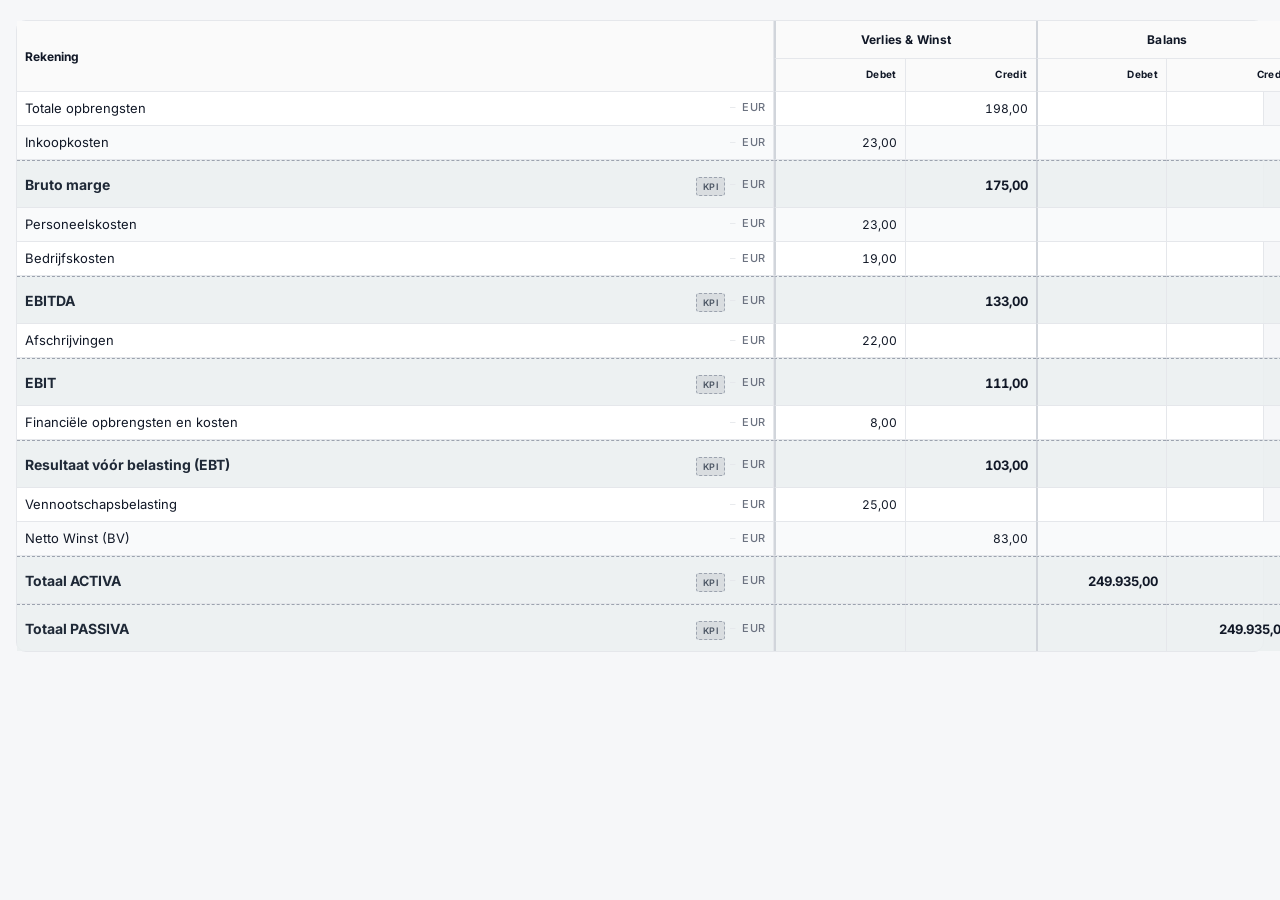
<file: collapsed.html>
<!DOCTYPE html>
<html lang="nl">
<head>
  <meta charset="UTF-8" />
  <meta name="viewport" content="width=device-width, initial-scale=1.0" />
  <title>Proefbalans — ingeklapt</title>
  <link rel="preconnect" href="https://fonts.googleapis.com" />
  <link rel="preconnect" href="https://fonts.gstatic.com" crossorigin />
  <link href="https://fonts.googleapis.com/css2?family=Inter:wght@400;500;600;700&display=swap" rel="stylesheet" />
  <link rel="stylesheet" href="styles.css" />
</head>
<body>
  <div class="page">

    <div class="sheet">
      <table>
        <colgroup>
          <col class="col-acc" />
          <col class="col-n" /><col class="col-n" />
          <col class="col-n" /><col class="col-n" />
        </colgroup>
        <thead>
          <tr>
            <th class="th-account" rowspan="2">Rekening <span class="th-curr-hint"></span></th>
            <th class="th-group" colspan="2">Verlies &amp; Winst</th>
            <th class="th-group" colspan="2">Balans</th>
          </tr>
          <tr>
            <th class="th-sub group-start">Debet</th>
            <th class="th-sub th-credit">Credit</th>
            <th class="th-sub group-start">Debet</th>
            <th class="th-sub th-credit">Credit</th>
          </tr>
        </thead>
        <tbody>
<tr class="parent-row row-zebra">
          <td class="account-col"><span class="acct-main">Totale opbrengsten</span><span class="acct-currency" lang="nl">EUR</span></td>
          <td class="num group-start"></td>
          <td class="num amount-active">198,00</td>
          <td class="num group-start"></td>
          <td class="num"></td>
          </tr>
<tr class="parent-row row-zebra">
          <td class="account-col"><span class="acct-main">Inkoopkosten</span><span class="acct-currency" lang="nl">EUR</span></td>
          <td class="num group-start amount-active">23,00</td>
          <td class="num"></td>
          <td class="num group-start"></td>
          <td class="num"></td>
          </tr>
<tr class="kpi-row">
          <td class="account-col"><div class="cell-flex"><span class="acct-text">Bruto marge</span>
          <span class="tag tag--kpi">KPI</span></div><span class="acct-currency" lang="nl">EUR</span></td>
          <td class="num group-start"></td>
          <td class="num amount-active">175,00</td>
          <td class="num group-start"></td>
          <td class="num"></td>
          </tr>
<tr class="parent-row row-zebra">
          <td class="account-col"><span class="acct-main">Personeelskosten</span><span class="acct-currency" lang="nl">EUR</span></td>
          <td class="num group-start amount-active">23,00</td>
          <td class="num"></td>
          <td class="num group-start"></td>
          <td class="num"></td>
          </tr>
<tr class="parent-row row-zebra">
          <td class="account-col"><span class="acct-main">Bedrijfskosten</span><span class="acct-currency" lang="nl">EUR</span></td>
          <td class="num group-start amount-active">19,00</td>
          <td class="num"></td>
          <td class="num group-start"></td>
          <td class="num"></td>
          </tr>
<tr class="kpi-row">
          <td class="account-col"><div class="cell-flex"><span class="acct-text">EBITDA</span>
          <span class="tag tag--kpi">KPI</span></div><span class="acct-currency" lang="nl">EUR</span></td>
          <td class="num group-start"></td>
          <td class="num amount-active">133,00</td>
          <td class="num group-start"></td>
          <td class="num"></td>
          </tr>
<tr class="parent-row row-zebra">
          <td class="account-col"><span class="acct-main">Afschrijvingen</span><span class="acct-currency" lang="nl">EUR</span></td>
          <td class="num group-start amount-active">22,00</td>
          <td class="num"></td>
          <td class="num group-start"></td>
          <td class="num"></td>
          </tr>
<tr class="kpi-row">
          <td class="account-col"><div class="cell-flex"><span class="acct-text">EBIT</span>
          <span class="tag tag--kpi">KPI</span></div><span class="acct-currency" lang="nl">EUR</span></td>
          <td class="num group-start"></td>
          <td class="num amount-active">111,00</td>
          <td class="num group-start"></td>
          <td class="num"></td>
          </tr>
<tr class="parent-row row-zebra">
          <td class="account-col"><span class="acct-main">Financiële opbrengsten en kosten</span><span class="acct-currency" lang="nl">EUR</span></td>
          <td class="num group-start amount-active">8,00</td>
          <td class="num"></td>
          <td class="num group-start"></td>
          <td class="num"></td>
          </tr>
<tr class="kpi-row">
          <td class="account-col"><div class="cell-flex"><span class="acct-text">Resultaat vóór belasting (EBT)</span>
          <span class="tag tag--kpi">KPI</span></div><span class="acct-currency" lang="nl">EUR</span></td>
          <td class="num group-start"></td>
          <td class="num amount-active">103,00</td>
          <td class="num group-start"></td>
          <td class="num"></td>
          </tr>
<tr class="parent-row row-zebra">
          <td class="account-col"><span class="acct-main">Vennootschapsbelasting</span><span class="acct-currency" lang="nl">EUR</span></td>
          <td class="num group-start amount-active">25,00</td>
          <td class="num"></td>
          <td class="num group-start"></td>
          <td class="num"></td>
          </tr>
<tr class="net-winst-bv-row row-zebra">
          <td class="account-col"><span class="acct-main">Netto Winst (BV)</span><span class="acct-currency" lang="nl">EUR</span></td>
          <td class="num group-start"></td>
          <td class="num amount-active">83,00</td>
          <td class="num group-start"></td>
          <td class="num"></td>
          </tr>
<tr class="kpi-row">
          <td class="account-col"><div class="cell-flex"><span class="acct-text">Totaal ACTIVA</span>
          <span class="tag tag--kpi">KPI</span></div><span class="acct-currency" lang="nl">EUR</span></td>
          <td class="num group-start"></td>
          <td class="num"></td>
          <td class="num group-start amount-active">249.935,00</td>
          <td class="num"></td>
          </tr>
<tr class="kpi-row">
          <td class="account-col"><div class="cell-flex"><span class="acct-text">Totaal PASSIVA</span>
          <span class="tag tag--kpi">KPI</span></div><span class="acct-currency" lang="nl">EUR</span></td>
          <td class="num group-start"></td>
          <td class="num"></td>
          <td class="num group-start"></td>
          <td class="num amount-active">249.935,00</td>
          </tr>
        </tbody>
      </table>
    </div>

  </div>
</body>
</html>
</file>
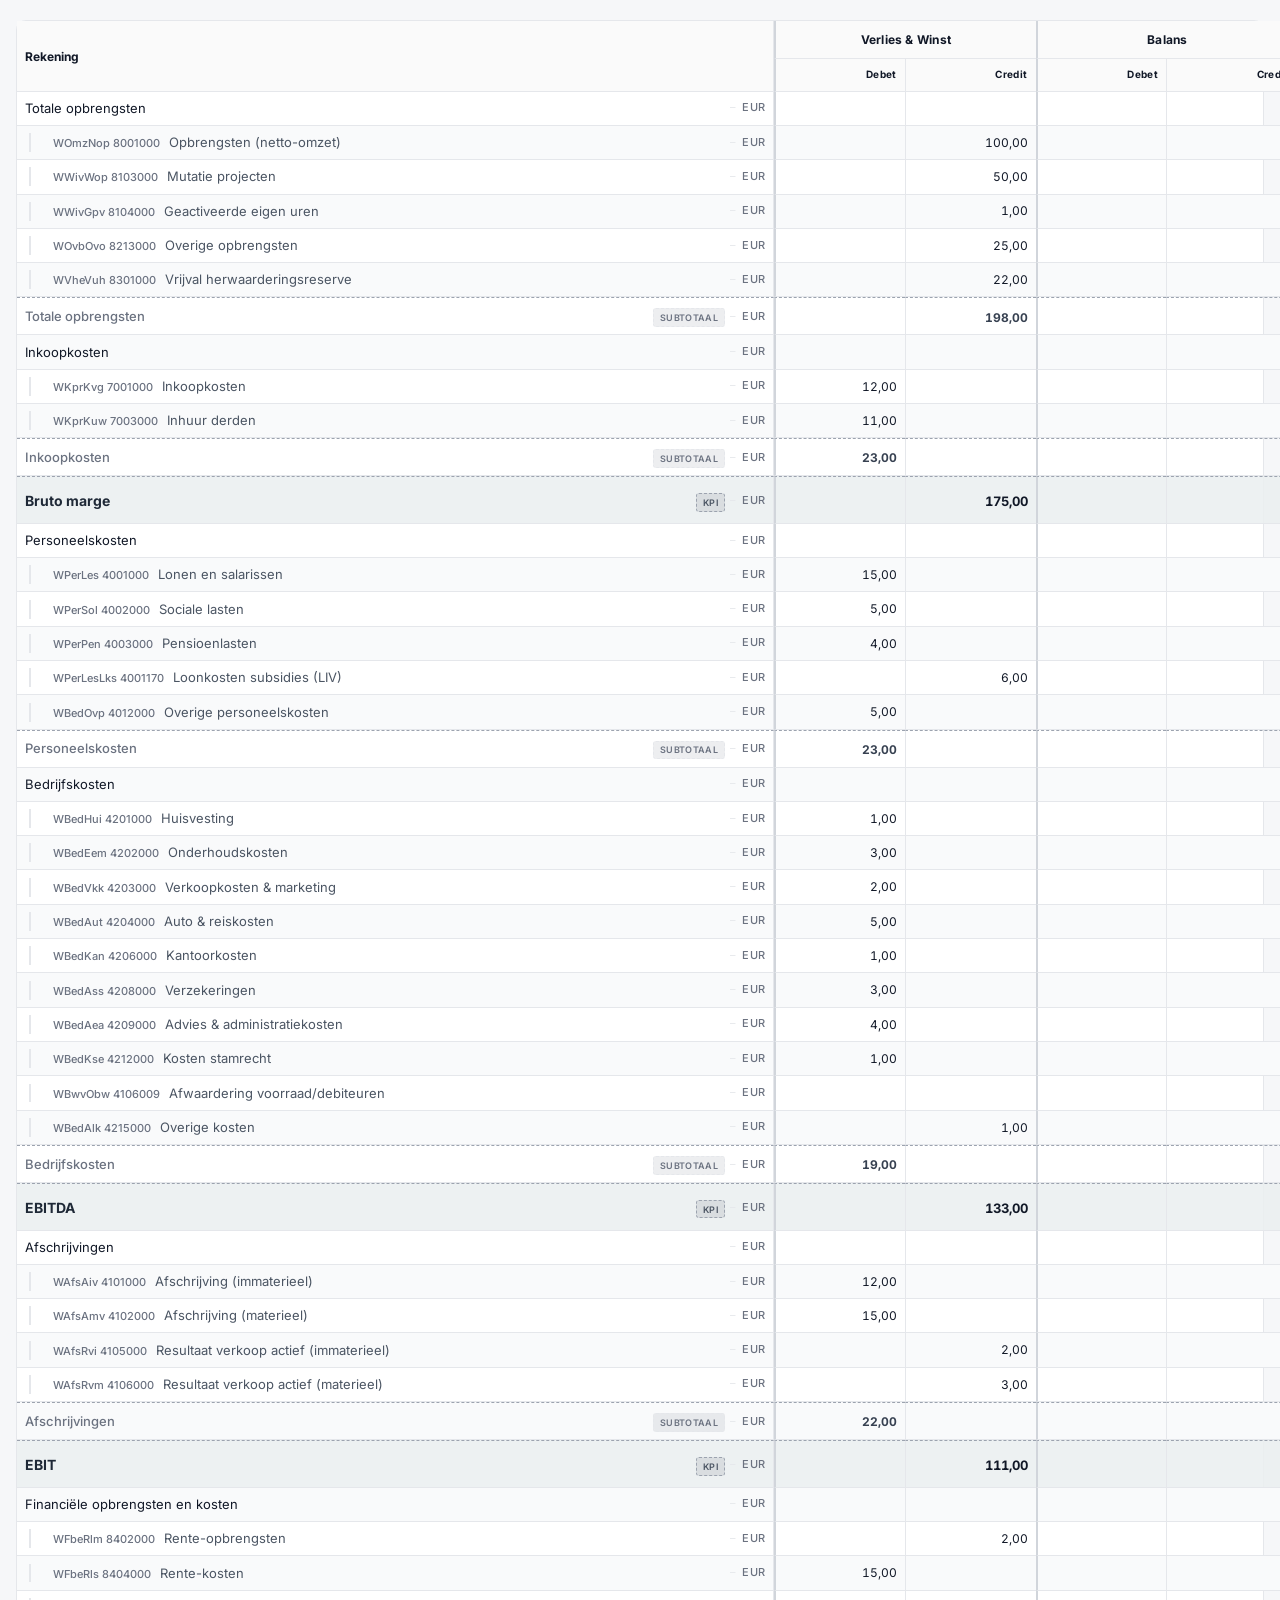
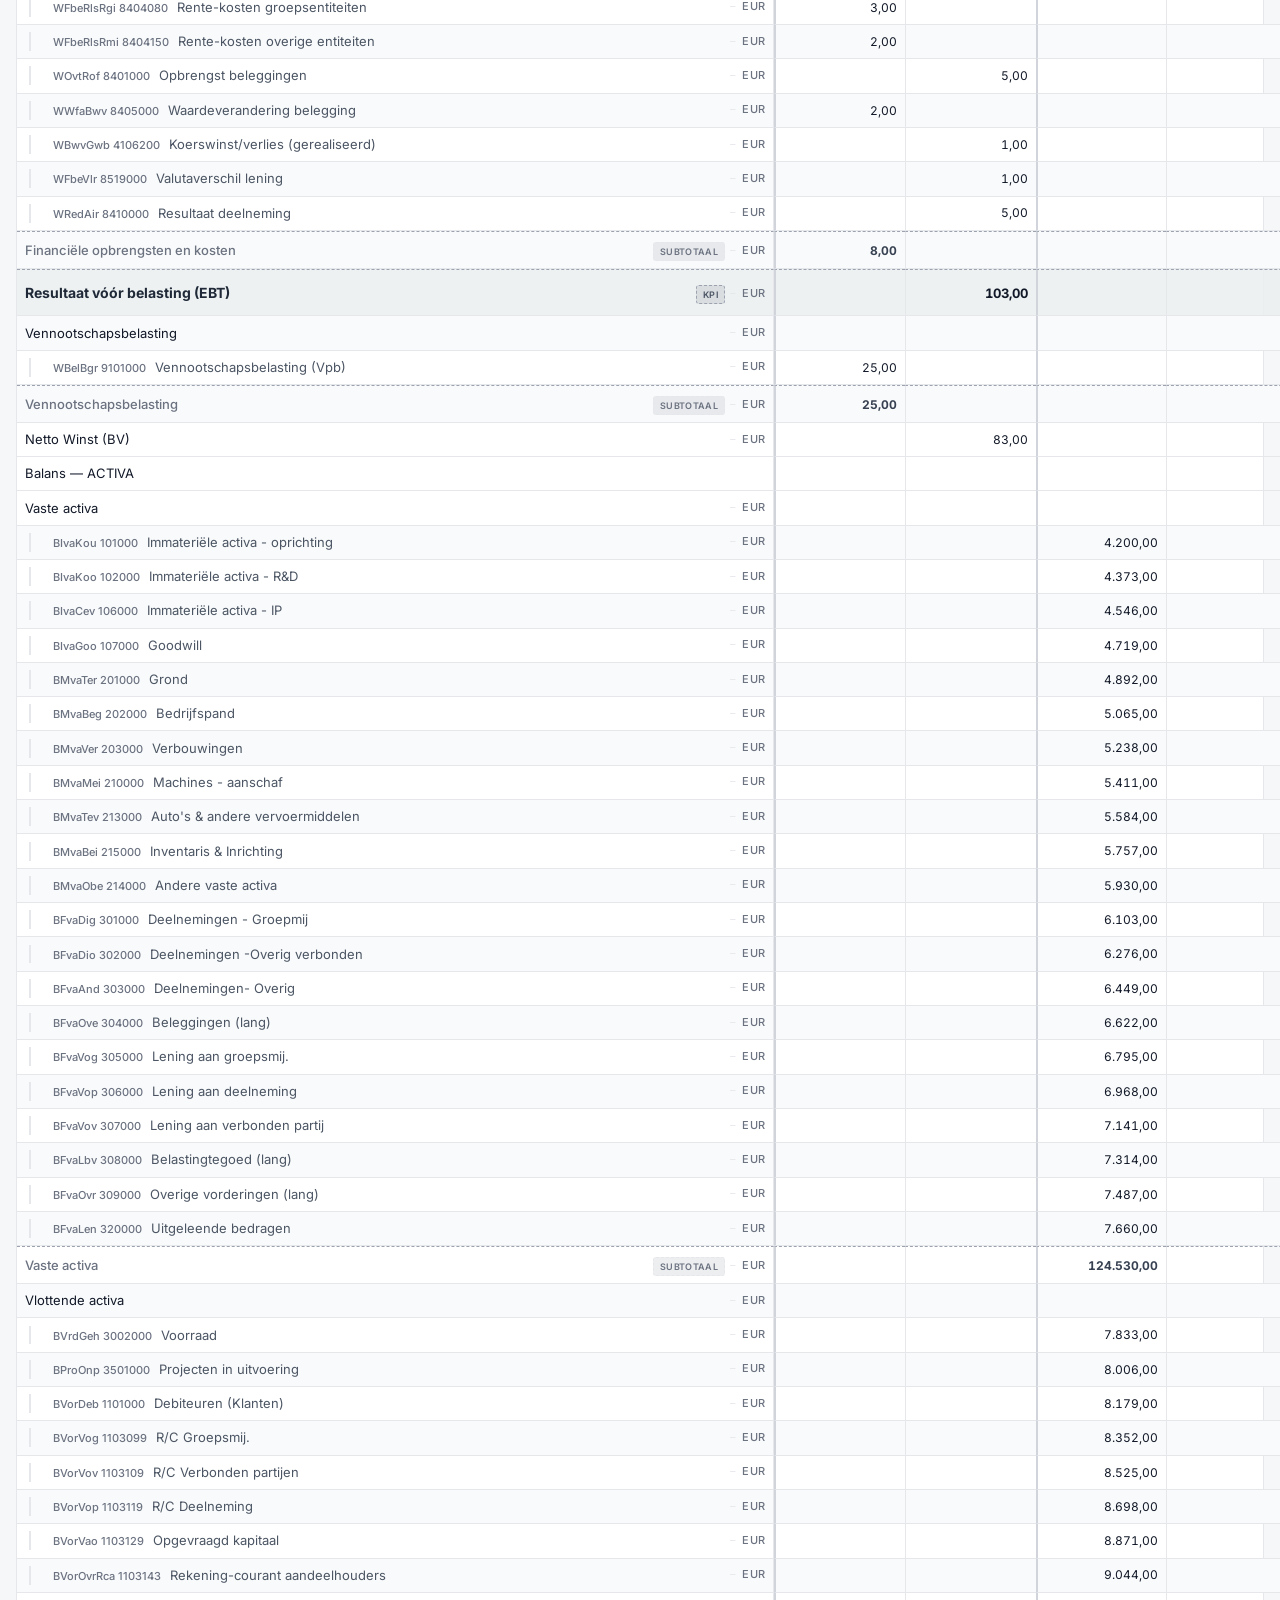
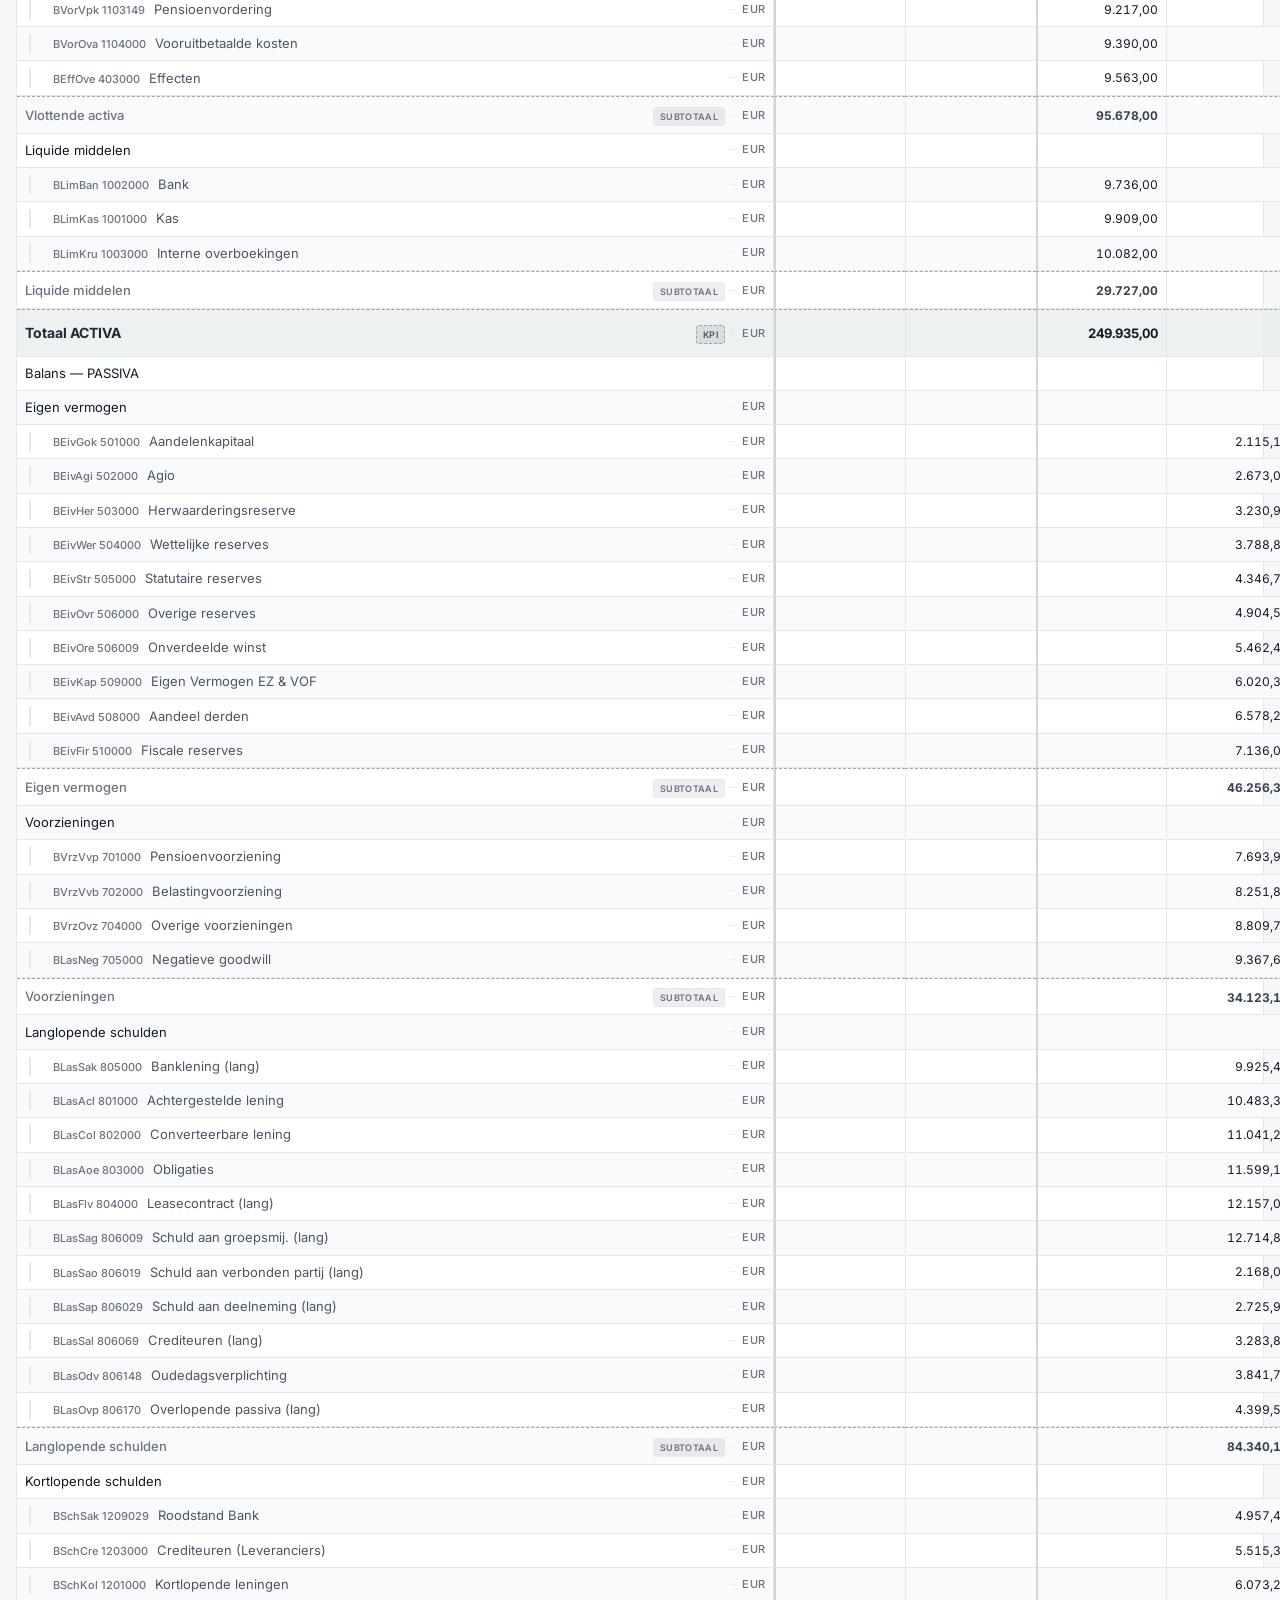
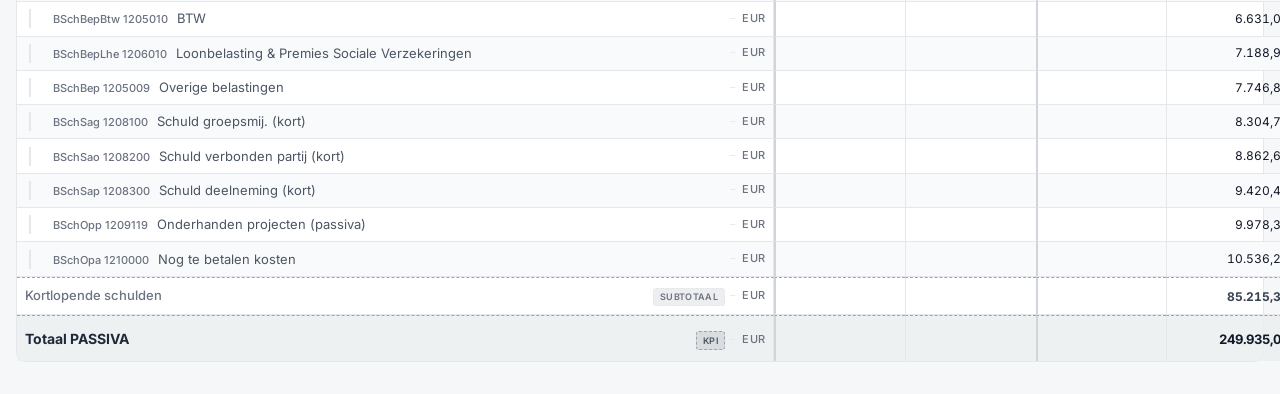
<file: expanded.html>
<!DOCTYPE html>
<html lang="nl">
<head>
  <meta charset="UTF-8" />
  <meta name="viewport" content="width=device-width, initial-scale=1.0" />
  <title>Proefbalans — uitgeklapt</title>
  <link rel="preconnect" href="https://fonts.googleapis.com" />
  <link rel="preconnect" href="https://fonts.gstatic.com" crossorigin />
  <link href="https://fonts.googleapis.com/css2?family=Inter:wght@400;500;600;700&display=swap" rel="stylesheet" />
  <link rel="stylesheet" href="styles.css" />
</head>
<body>
  <div class="page">

    <div class="sheet">
      <table>
        <colgroup>
          <col class="col-acc" />
          <col class="col-n" /><col class="col-n" />
          <col class="col-n" /><col class="col-n" />
        </colgroup>
        <thead>
          <tr>
            <th class="th-account" rowspan="2">Rekening <span class="th-curr-hint"></span></th>
            <th class="th-group" colspan="2">Verlies &amp; Winst</th>
            <th class="th-group" colspan="2">Balans</th>
          </tr>
          <tr>
            <th class="th-sub group-start">Debet</th>
            <th class="th-sub th-credit">Credit</th>
            <th class="th-sub group-start">Debet</th>
            <th class="th-sub th-credit">Credit</th>
          </tr>
        </thead>
        <tbody>
<tr class="parent-row row-zebra">
          <td class="account-col"><span class="acct-main">Totale opbrengsten</span><span class="acct-currency" lang="nl">EUR</span></td>
          <td class="num group-start" data-v="0"></td>
          <td class="num" data-v="198"></td>
          <td class="num group-start" data-v="0"></td>
          <td class="num" data-v="0"></td>
          </tr>
<tr class="breakdown-row row-zebra">
          <td class="account-col account-label"><span class="acct-main"><span class="codes">WOmzNop 8001000</span> Opbrengsten (netto-omzet)</span><span class="acct-currency" lang="nl">EUR</span></td>
          <td class="num group-start"></td>
          <td class="num amount-active">100,00</td>
          <td class="num group-start"></td>
          <td class="num"></td>
          </tr>
<tr class="breakdown-row row-zebra">
          <td class="account-col account-label"><span class="acct-main"><span class="codes">WWivWop 8103000</span> Mutatie projecten</span><span class="acct-currency" lang="nl">EUR</span></td>
          <td class="num group-start"></td>
          <td class="num amount-active">50,00</td>
          <td class="num group-start"></td>
          <td class="num"></td>
          </tr>
<tr class="breakdown-row row-zebra">
          <td class="account-col account-label"><span class="acct-main"><span class="codes">WWivGpv 8104000</span> Geactiveerde eigen uren</span><span class="acct-currency" lang="nl">EUR</span></td>
          <td class="num group-start"></td>
          <td class="num amount-active">1,00</td>
          <td class="num group-start"></td>
          <td class="num"></td>
          </tr>
<tr class="breakdown-row row-zebra">
          <td class="account-col account-label"><span class="acct-main"><span class="codes">WOvbOvo 8213000</span> Overige opbrengsten</span><span class="acct-currency" lang="nl">EUR</span></td>
          <td class="num group-start"></td>
          <td class="num amount-active">25,00</td>
          <td class="num group-start"></td>
          <td class="num"></td>
          </tr>
<tr class="breakdown-row row-zebra">
          <td class="account-col account-label"><span class="acct-main"><span class="codes">WVheVuh 8301000</span> Vrijval herwaarderingsreserve</span><span class="acct-currency" lang="nl">EUR</span></td>
          <td class="num group-start"></td>
          <td class="num amount-active">22,00</td>
          <td class="num group-start"></td>
          <td class="num"></td>
          </tr>
<tr class="subtotal-row row-zebra">
          <td class="account-col"><div class="cell-flex"><span class="acct-text">Totale opbrengsten</span>
          <span class="tag tag--subtotal">Subtotaal</span></div><span class="acct-currency" lang="nl">EUR</span></td>
          <td class="num group-start"></td>
          <td class="num amount-active">198,00</td>
          <td class="num group-start"></td>
          <td class="num"></td>
          </tr>
<tr class="parent-row row-zebra">
          <td class="account-col"><span class="acct-main">Inkoopkosten</span><span class="acct-currency" lang="nl">EUR</span></td>
          <td class="num group-start" data-v="23"></td>
          <td class="num" data-v="0"></td>
          <td class="num group-start" data-v="0"></td>
          <td class="num" data-v="0"></td>
          </tr>
<tr class="breakdown-row row-zebra">
          <td class="account-col account-label"><span class="acct-main"><span class="codes">WKprKvg 7001000</span> Inkoopkosten</span><span class="acct-currency" lang="nl">EUR</span></td>
          <td class="num group-start amount-active">12,00</td>
          <td class="num"></td>
          <td class="num group-start"></td>
          <td class="num"></td>
          </tr>
<tr class="breakdown-row row-zebra">
          <td class="account-col account-label"><span class="acct-main"><span class="codes">WKprKuw 7003000</span> Inhuur derden</span><span class="acct-currency" lang="nl">EUR</span></td>
          <td class="num group-start amount-active">11,00</td>
          <td class="num"></td>
          <td class="num group-start"></td>
          <td class="num"></td>
          </tr>
<tr class="subtotal-row row-zebra">
          <td class="account-col"><div class="cell-flex"><span class="acct-text">Inkoopkosten</span>
          <span class="tag tag--subtotal">Subtotaal</span></div><span class="acct-currency" lang="nl">EUR</span></td>
          <td class="num group-start amount-active">23,00</td>
          <td class="num"></td>
          <td class="num group-start"></td>
          <td class="num"></td>
          </tr>
<tr class="kpi-row">
          <td class="account-col"><div class="cell-flex"><span class="acct-text">Bruto marge</span>
          <span class="tag tag--kpi">KPI</span></div><span class="acct-currency" lang="nl">EUR</span></td>
          <td class="num group-start"></td>
          <td class="num amount-active">175,00</td>
          <td class="num group-start"></td>
          <td class="num"></td>
          </tr>
<tr class="parent-row row-zebra">
          <td class="account-col"><span class="acct-main">Personeelskosten</span><span class="acct-currency" lang="nl">EUR</span></td>
          <td class="num group-start" data-v="23"></td>
          <td class="num" data-v="0"></td>
          <td class="num group-start" data-v="0"></td>
          <td class="num" data-v="0"></td>
          </tr>
<tr class="breakdown-row row-zebra">
          <td class="account-col account-label"><span class="acct-main"><span class="codes">WPerLes 4001000</span> Lonen en salarissen</span><span class="acct-currency" lang="nl">EUR</span></td>
          <td class="num group-start amount-active">15,00</td>
          <td class="num"></td>
          <td class="num group-start"></td>
          <td class="num"></td>
          </tr>
<tr class="breakdown-row row-zebra">
          <td class="account-col account-label"><span class="acct-main"><span class="codes">WPerSol 4002000</span> Sociale lasten</span><span class="acct-currency" lang="nl">EUR</span></td>
          <td class="num group-start amount-active">5,00</td>
          <td class="num"></td>
          <td class="num group-start"></td>
          <td class="num"></td>
          </tr>
<tr class="breakdown-row row-zebra">
          <td class="account-col account-label"><span class="acct-main"><span class="codes">WPerPen 4003000</span> Pensioenlasten</span><span class="acct-currency" lang="nl">EUR</span></td>
          <td class="num group-start amount-active">4,00</td>
          <td class="num"></td>
          <td class="num group-start"></td>
          <td class="num"></td>
          </tr>
<tr class="breakdown-row row-zebra">
          <td class="account-col account-label"><span class="acct-main"><span class="codes">WPerLesLks 4001170</span> Loonkosten subsidies (LIV)</span><span class="acct-currency" lang="nl">EUR</span></td>
          <td class="num group-start"></td>
          <td class="num amount-active">6,00</td>
          <td class="num group-start"></td>
          <td class="num"></td>
          </tr>
<tr class="breakdown-row row-zebra">
          <td class="account-col account-label"><span class="acct-main"><span class="codes">WBedOvp 4012000</span> Overige personeelskosten</span><span class="acct-currency" lang="nl">EUR</span></td>
          <td class="num group-start amount-active">5,00</td>
          <td class="num"></td>
          <td class="num group-start"></td>
          <td class="num"></td>
          </tr>
<tr class="subtotal-row row-zebra">
          <td class="account-col"><div class="cell-flex"><span class="acct-text">Personeelskosten</span>
          <span class="tag tag--subtotal">Subtotaal</span></div><span class="acct-currency" lang="nl">EUR</span></td>
          <td class="num group-start amount-active">23,00</td>
          <td class="num"></td>
          <td class="num group-start"></td>
          <td class="num"></td>
          </tr>
<tr class="parent-row row-zebra">
          <td class="account-col"><span class="acct-main">Bedrijfskosten</span><span class="acct-currency" lang="nl">EUR</span></td>
          <td class="num group-start" data-v="19"></td>
          <td class="num" data-v="0"></td>
          <td class="num group-start" data-v="0"></td>
          <td class="num" data-v="0"></td>
          </tr>
<tr class="breakdown-row row-zebra">
          <td class="account-col account-label"><span class="acct-main"><span class="codes">WBedHui 4201000</span> Huisvesting</span><span class="acct-currency" lang="nl">EUR</span></td>
          <td class="num group-start amount-active">1,00</td>
          <td class="num"></td>
          <td class="num group-start"></td>
          <td class="num"></td>
          </tr>
<tr class="breakdown-row row-zebra">
          <td class="account-col account-label"><span class="acct-main"><span class="codes">WBedEem 4202000</span> Onderhoudskosten</span><span class="acct-currency" lang="nl">EUR</span></td>
          <td class="num group-start amount-active">3,00</td>
          <td class="num"></td>
          <td class="num group-start"></td>
          <td class="num"></td>
          </tr>
<tr class="breakdown-row row-zebra">
          <td class="account-col account-label"><span class="acct-main"><span class="codes">WBedVkk 4203000</span> Verkoopkosten &amp; marketing</span><span class="acct-currency" lang="nl">EUR</span></td>
          <td class="num group-start amount-active">2,00</td>
          <td class="num"></td>
          <td class="num group-start"></td>
          <td class="num"></td>
          </tr>
<tr class="breakdown-row row-zebra">
          <td class="account-col account-label"><span class="acct-main"><span class="codes">WBedAut 4204000</span> Auto &amp; reiskosten</span><span class="acct-currency" lang="nl">EUR</span></td>
          <td class="num group-start amount-active">5,00</td>
          <td class="num"></td>
          <td class="num group-start"></td>
          <td class="num"></td>
          </tr>
<tr class="breakdown-row row-zebra">
          <td class="account-col account-label"><span class="acct-main"><span class="codes">WBedKan 4206000</span> Kantoorkosten</span><span class="acct-currency" lang="nl">EUR</span></td>
          <td class="num group-start amount-active">1,00</td>
          <td class="num"></td>
          <td class="num group-start"></td>
          <td class="num"></td>
          </tr>
<tr class="breakdown-row row-zebra">
          <td class="account-col account-label"><span class="acct-main"><span class="codes">WBedAss 4208000</span> Verzekeringen</span><span class="acct-currency" lang="nl">EUR</span></td>
          <td class="num group-start amount-active">3,00</td>
          <td class="num"></td>
          <td class="num group-start"></td>
          <td class="num"></td>
          </tr>
<tr class="breakdown-row row-zebra">
          <td class="account-col account-label"><span class="acct-main"><span class="codes">WBedAea 4209000</span> Advies &amp; administratiekosten</span><span class="acct-currency" lang="nl">EUR</span></td>
          <td class="num group-start amount-active">4,00</td>
          <td class="num"></td>
          <td class="num group-start"></td>
          <td class="num"></td>
          </tr>
<tr class="breakdown-row row-zebra">
          <td class="account-col account-label"><span class="acct-main"><span class="codes">WBedKse 4212000</span> Kosten stamrecht</span><span class="acct-currency" lang="nl">EUR</span></td>
          <td class="num group-start amount-active">1,00</td>
          <td class="num"></td>
          <td class="num group-start"></td>
          <td class="num"></td>
          </tr>
<tr class="breakdown-row row-zebra">
          <td class="account-col account-label"><span class="acct-main"><span class="codes">WBwvObw 4106009</span> Afwaardering voorraad/debiteuren</span><span class="acct-currency" lang="nl">EUR</span></td>
          <td class="num group-start"></td>
          <td class="num"></td>
          <td class="num group-start"></td>
          <td class="num"></td>
          </tr>
<tr class="breakdown-row row-zebra">
          <td class="account-col account-label"><span class="acct-main"><span class="codes">WBedAlk 4215000</span> Overige kosten</span><span class="acct-currency" lang="nl">EUR</span></td>
          <td class="num group-start"></td>
          <td class="num amount-active">1,00</td>
          <td class="num group-start"></td>
          <td class="num"></td>
          </tr>
<tr class="subtotal-row row-zebra">
          <td class="account-col"><div class="cell-flex"><span class="acct-text">Bedrijfskosten</span>
          <span class="tag tag--subtotal">Subtotaal</span></div><span class="acct-currency" lang="nl">EUR</span></td>
          <td class="num group-start amount-active">19,00</td>
          <td class="num"></td>
          <td class="num group-start"></td>
          <td class="num"></td>
          </tr>
<tr class="kpi-row">
          <td class="account-col"><div class="cell-flex"><span class="acct-text">EBITDA</span>
          <span class="tag tag--kpi">KPI</span></div><span class="acct-currency" lang="nl">EUR</span></td>
          <td class="num group-start"></td>
          <td class="num amount-active">133,00</td>
          <td class="num group-start"></td>
          <td class="num"></td>
          </tr>
<tr class="parent-row row-zebra">
          <td class="account-col"><span class="acct-main">Afschrijvingen</span><span class="acct-currency" lang="nl">EUR</span></td>
          <td class="num group-start" data-v="22"></td>
          <td class="num" data-v="0"></td>
          <td class="num group-start" data-v="0"></td>
          <td class="num" data-v="0"></td>
          </tr>
<tr class="breakdown-row row-zebra">
          <td class="account-col account-label"><span class="acct-main"><span class="codes">WAfsAiv 4101000</span> Afschrijving (immaterieel)</span><span class="acct-currency" lang="nl">EUR</span></td>
          <td class="num group-start amount-active">12,00</td>
          <td class="num"></td>
          <td class="num group-start"></td>
          <td class="num"></td>
          </tr>
<tr class="breakdown-row row-zebra">
          <td class="account-col account-label"><span class="acct-main"><span class="codes">WAfsAmv 4102000</span> Afschrijving (materieel)</span><span class="acct-currency" lang="nl">EUR</span></td>
          <td class="num group-start amount-active">15,00</td>
          <td class="num"></td>
          <td class="num group-start"></td>
          <td class="num"></td>
          </tr>
<tr class="breakdown-row row-zebra">
          <td class="account-col account-label"><span class="acct-main"><span class="codes">WAfsRvi 4105000</span> Resultaat verkoop actief (immaterieel)</span><span class="acct-currency" lang="nl">EUR</span></td>
          <td class="num group-start"></td>
          <td class="num amount-active">2,00</td>
          <td class="num group-start"></td>
          <td class="num"></td>
          </tr>
<tr class="breakdown-row row-zebra">
          <td class="account-col account-label"><span class="acct-main"><span class="codes">WAfsRvm 4106000</span> Resultaat verkoop actief (materieel)</span><span class="acct-currency" lang="nl">EUR</span></td>
          <td class="num group-start"></td>
          <td class="num amount-active">3,00</td>
          <td class="num group-start"></td>
          <td class="num"></td>
          </tr>
<tr class="subtotal-row row-zebra">
          <td class="account-col"><div class="cell-flex"><span class="acct-text">Afschrijvingen</span>
          <span class="tag tag--subtotal">Subtotaal</span></div><span class="acct-currency" lang="nl">EUR</span></td>
          <td class="num group-start amount-active">22,00</td>
          <td class="num"></td>
          <td class="num group-start"></td>
          <td class="num"></td>
          </tr>
<tr class="kpi-row">
          <td class="account-col"><div class="cell-flex"><span class="acct-text">EBIT</span>
          <span class="tag tag--kpi">KPI</span></div><span class="acct-currency" lang="nl">EUR</span></td>
          <td class="num group-start"></td>
          <td class="num amount-active">111,00</td>
          <td class="num group-start"></td>
          <td class="num"></td>
          </tr>
<tr class="parent-row row-zebra">
          <td class="account-col"><span class="acct-main">Financiële opbrengsten en kosten</span><span class="acct-currency" lang="nl">EUR</span></td>
          <td class="num group-start" data-v="8"></td>
          <td class="num" data-v="0"></td>
          <td class="num group-start" data-v="0"></td>
          <td class="num" data-v="0"></td>
          </tr>
<tr class="breakdown-row row-zebra">
          <td class="account-col account-label"><span class="acct-main"><span class="codes">WFbeRlm 8402000</span> Rente-opbrengsten</span><span class="acct-currency" lang="nl">EUR</span></td>
          <td class="num group-start"></td>
          <td class="num amount-active">2,00</td>
          <td class="num group-start"></td>
          <td class="num"></td>
          </tr>
<tr class="breakdown-row row-zebra">
          <td class="account-col account-label"><span class="acct-main"><span class="codes">WFbeRls 8404000</span> Rente-kosten</span><span class="acct-currency" lang="nl">EUR</span></td>
          <td class="num group-start amount-active">15,00</td>
          <td class="num"></td>
          <td class="num group-start"></td>
          <td class="num"></td>
          </tr>
<tr class="breakdown-row row-zebra">
          <td class="account-col account-label"><span class="acct-main"><span class="codes">WFbeRlsRgi 8404080</span> Rente-kosten groepsentiteiten</span><span class="acct-currency" lang="nl">EUR</span></td>
          <td class="num group-start amount-active">3,00</td>
          <td class="num"></td>
          <td class="num group-start"></td>
          <td class="num"></td>
          </tr>
<tr class="breakdown-row row-zebra">
          <td class="account-col account-label"><span class="acct-main"><span class="codes">WFbeRlsRmi 8404150</span> Rente-kosten overige entiteiten</span><span class="acct-currency" lang="nl">EUR</span></td>
          <td class="num group-start amount-active">2,00</td>
          <td class="num"></td>
          <td class="num group-start"></td>
          <td class="num"></td>
          </tr>
<tr class="breakdown-row row-zebra">
          <td class="account-col account-label"><span class="acct-main"><span class="codes">WOvtRof 8401000</span> Opbrengst beleggingen</span><span class="acct-currency" lang="nl">EUR</span></td>
          <td class="num group-start"></td>
          <td class="num amount-active">5,00</td>
          <td class="num group-start"></td>
          <td class="num"></td>
          </tr>
<tr class="breakdown-row row-zebra">
          <td class="account-col account-label"><span class="acct-main"><span class="codes">WWfaBwv 8405000</span> Waardeverandering belegging</span><span class="acct-currency" lang="nl">EUR</span></td>
          <td class="num group-start amount-active">2,00</td>
          <td class="num"></td>
          <td class="num group-start"></td>
          <td class="num"></td>
          </tr>
<tr class="breakdown-row row-zebra">
          <td class="account-col account-label"><span class="acct-main"><span class="codes">WBwvGwb 4106200</span> Koerswinst/verlies (gerealiseerd)</span><span class="acct-currency" lang="nl">EUR</span></td>
          <td class="num group-start"></td>
          <td class="num amount-active">1,00</td>
          <td class="num group-start"></td>
          <td class="num"></td>
          </tr>
<tr class="breakdown-row row-zebra">
          <td class="account-col account-label"><span class="acct-main"><span class="codes">WFbeVlr 8519000</span> Valutaverschil lening</span><span class="acct-currency" lang="nl">EUR</span></td>
          <td class="num group-start"></td>
          <td class="num amount-active">1,00</td>
          <td class="num group-start"></td>
          <td class="num"></td>
          </tr>
<tr class="breakdown-row row-zebra">
          <td class="account-col account-label"><span class="acct-main"><span class="codes">WRedAir 8410000</span> Resultaat deelneming</span><span class="acct-currency" lang="nl">EUR</span></td>
          <td class="num group-start"></td>
          <td class="num amount-active">5,00</td>
          <td class="num group-start"></td>
          <td class="num"></td>
          </tr>
<tr class="subtotal-row row-zebra">
          <td class="account-col"><div class="cell-flex"><span class="acct-text">Financiële opbrengsten en kosten</span>
          <span class="tag tag--subtotal">Subtotaal</span></div><span class="acct-currency" lang="nl">EUR</span></td>
          <td class="num group-start amount-active">8,00</td>
          <td class="num"></td>
          <td class="num group-start"></td>
          <td class="num"></td>
          </tr>
<tr class="kpi-row">
          <td class="account-col"><div class="cell-flex"><span class="acct-text">Resultaat vóór belasting (EBT)</span>
          <span class="tag tag--kpi">KPI</span></div><span class="acct-currency" lang="nl">EUR</span></td>
          <td class="num group-start"></td>
          <td class="num amount-active">103,00</td>
          <td class="num group-start"></td>
          <td class="num"></td>
          </tr>
<tr class="parent-row row-zebra">
          <td class="account-col"><span class="acct-main">Vennootschapsbelasting</span><span class="acct-currency" lang="nl">EUR</span></td>
          <td class="num group-start"></td>
          <td class="num"></td>
          <td class="num group-start"></td>
          <td class="num"></td>
          </tr>
<tr class="breakdown-row row-zebra">
          <td class="account-col account-label"><span class="acct-main"><span class="codes">WBelBgr 9101000</span> Vennootschapsbelasting (Vpb)</span><span class="acct-currency" lang="nl">EUR</span></td>
          <td class="num group-start amount-active">25,00</td>
          <td class="num"></td>
          <td class="num group-start"></td>
          <td class="num"></td>
          </tr>
<tr class="subtotal-row row-zebra">
          <td class="account-col"><div class="cell-flex"><span class="acct-text">Vennootschapsbelasting</span>
          <span class="tag tag--subtotal">Subtotaal</span></div><span class="acct-currency" lang="nl">EUR</span></td>
          <td class="num group-start amount-active">25,00</td>
          <td class="num"></td>
          <td class="num group-start"></td>
          <td class="num"></td>
          </tr>
<tr class="net-winst-bv-row row-zebra">
          <td class="account-col"><span class="acct-main">Netto Winst (BV)</span><span class="acct-currency" lang="nl">EUR</span></td>
          <td class="num group-start"></td>
          <td class="num amount-active">83,00</td>
          <td class="num group-start"></td>
          <td class="num"></td>
          </tr>
<tr class="balance-section-row">
          <td class="account-col"><span class="balance-section-title">Balans — ACTIVA</span></td>
          <td class="num group-start"></td>
          <td class="num"></td>
          <td class="num group-start"></td>
          <td class="num"></td>
          </tr>
<tr class="parent-row row-zebra">
          <td class="account-col"><span class="acct-main">Vaste activa</span><span class="acct-currency" lang="nl">EUR</span></td>
          <td class="num group-start"></td>
          <td class="num"></td>
          <td class="num group-start"></td>
          <td class="num"></td>
          </tr>
<tr class="breakdown-row row-zebra">
          <td class="account-col account-label"><span class="acct-main"><span class="codes">BIvaKou 101000</span> Immateriële activa - oprichting</span><span class="acct-currency" lang="nl">EUR</span></td>
          <td class="num group-start"></td>
          <td class="num"></td>
          <td class="num group-start amount-active">4.200,00</td>
          <td class="num"></td>
          </tr>
<tr class="breakdown-row row-zebra">
          <td class="account-col account-label"><span class="acct-main"><span class="codes">BIvaKoo 102000</span> Immateriële activa - R&amp;D</span><span class="acct-currency" lang="nl">EUR</span></td>
          <td class="num group-start"></td>
          <td class="num"></td>
          <td class="num group-start amount-active">4.373,00</td>
          <td class="num"></td>
          </tr>
<tr class="breakdown-row row-zebra">
          <td class="account-col account-label"><span class="acct-main"><span class="codes">BIvaCev 106000</span> Immateriële activa - IP</span><span class="acct-currency" lang="nl">EUR</span></td>
          <td class="num group-start"></td>
          <td class="num"></td>
          <td class="num group-start amount-active">4.546,00</td>
          <td class="num"></td>
          </tr>
<tr class="breakdown-row row-zebra">
          <td class="account-col account-label"><span class="acct-main"><span class="codes">BIvaGoo 107000</span> Goodwill</span><span class="acct-currency" lang="nl">EUR</span></td>
          <td class="num group-start"></td>
          <td class="num"></td>
          <td class="num group-start amount-active">4.719,00</td>
          <td class="num"></td>
          </tr>
<tr class="breakdown-row row-zebra">
          <td class="account-col account-label"><span class="acct-main"><span class="codes">BMvaTer 201000</span> Grond</span><span class="acct-currency" lang="nl">EUR</span></td>
          <td class="num group-start"></td>
          <td class="num"></td>
          <td class="num group-start amount-active">4.892,00</td>
          <td class="num"></td>
          </tr>
<tr class="breakdown-row row-zebra">
          <td class="account-col account-label"><span class="acct-main"><span class="codes">BMvaBeg 202000</span> Bedrijfspand</span><span class="acct-currency" lang="nl">EUR</span></td>
          <td class="num group-start"></td>
          <td class="num"></td>
          <td class="num group-start amount-active">5.065,00</td>
          <td class="num"></td>
          </tr>
<tr class="breakdown-row row-zebra">
          <td class="account-col account-label"><span class="acct-main"><span class="codes">BMvaVer 203000</span> Verbouwingen</span><span class="acct-currency" lang="nl">EUR</span></td>
          <td class="num group-start"></td>
          <td class="num"></td>
          <td class="num group-start amount-active">5.238,00</td>
          <td class="num"></td>
          </tr>
<tr class="breakdown-row row-zebra">
          <td class="account-col account-label"><span class="acct-main"><span class="codes">BMvaMei 210000</span> Machines - aanschaf</span><span class="acct-currency" lang="nl">EUR</span></td>
          <td class="num group-start"></td>
          <td class="num"></td>
          <td class="num group-start amount-active">5.411,00</td>
          <td class="num"></td>
          </tr>
<tr class="breakdown-row row-zebra">
          <td class="account-col account-label"><span class="acct-main"><span class="codes">BMvaTev 213000</span> Auto&#x27;s &amp; andere vervoermiddelen</span><span class="acct-currency" lang="nl">EUR</span></td>
          <td class="num group-start"></td>
          <td class="num"></td>
          <td class="num group-start amount-active">5.584,00</td>
          <td class="num"></td>
          </tr>
<tr class="breakdown-row row-zebra">
          <td class="account-col account-label"><span class="acct-main"><span class="codes">BMvaBei 215000</span> Inventaris &amp; Inrichting</span><span class="acct-currency" lang="nl">EUR</span></td>
          <td class="num group-start"></td>
          <td class="num"></td>
          <td class="num group-start amount-active">5.757,00</td>
          <td class="num"></td>
          </tr>
<tr class="breakdown-row row-zebra">
          <td class="account-col account-label"><span class="acct-main"><span class="codes">BMvaObe 214000</span> Andere vaste activa</span><span class="acct-currency" lang="nl">EUR</span></td>
          <td class="num group-start"></td>
          <td class="num"></td>
          <td class="num group-start amount-active">5.930,00</td>
          <td class="num"></td>
          </tr>
<tr class="breakdown-row row-zebra">
          <td class="account-col account-label"><span class="acct-main"><span class="codes">BFvaDig 301000</span> Deelnemingen - Groepmij</span><span class="acct-currency" lang="nl">EUR</span></td>
          <td class="num group-start"></td>
          <td class="num"></td>
          <td class="num group-start amount-active">6.103,00</td>
          <td class="num"></td>
          </tr>
<tr class="breakdown-row row-zebra">
          <td class="account-col account-label"><span class="acct-main"><span class="codes">BFvaDio 302000</span> Deelnemingen -Overig verbonden</span><span class="acct-currency" lang="nl">EUR</span></td>
          <td class="num group-start"></td>
          <td class="num"></td>
          <td class="num group-start amount-active">6.276,00</td>
          <td class="num"></td>
          </tr>
<tr class="breakdown-row row-zebra">
          <td class="account-col account-label"><span class="acct-main"><span class="codes">BFvaAnd 303000</span> Deelnemingen- Overig</span><span class="acct-currency" lang="nl">EUR</span></td>
          <td class="num group-start"></td>
          <td class="num"></td>
          <td class="num group-start amount-active">6.449,00</td>
          <td class="num"></td>
          </tr>
<tr class="breakdown-row row-zebra">
          <td class="account-col account-label"><span class="acct-main"><span class="codes">BFvaOve 304000</span> Beleggingen (lang)</span><span class="acct-currency" lang="nl">EUR</span></td>
          <td class="num group-start"></td>
          <td class="num"></td>
          <td class="num group-start amount-active">6.622,00</td>
          <td class="num"></td>
          </tr>
<tr class="breakdown-row row-zebra">
          <td class="account-col account-label"><span class="acct-main"><span class="codes">BFvaVog 305000</span> Lening aan groepsmij.</span><span class="acct-currency" lang="nl">EUR</span></td>
          <td class="num group-start"></td>
          <td class="num"></td>
          <td class="num group-start amount-active">6.795,00</td>
          <td class="num"></td>
          </tr>
<tr class="breakdown-row row-zebra">
          <td class="account-col account-label"><span class="acct-main"><span class="codes">BFvaVop 306000</span> Lening aan deelneming</span><span class="acct-currency" lang="nl">EUR</span></td>
          <td class="num group-start"></td>
          <td class="num"></td>
          <td class="num group-start amount-active">6.968,00</td>
          <td class="num"></td>
          </tr>
<tr class="breakdown-row row-zebra">
          <td class="account-col account-label"><span class="acct-main"><span class="codes">BFvaVov 307000</span> Lening aan verbonden partij</span><span class="acct-currency" lang="nl">EUR</span></td>
          <td class="num group-start"></td>
          <td class="num"></td>
          <td class="num group-start amount-active">7.141,00</td>
          <td class="num"></td>
          </tr>
<tr class="breakdown-row row-zebra">
          <td class="account-col account-label"><span class="acct-main"><span class="codes">BFvaLbv 308000</span> Belastingtegoed (lang)</span><span class="acct-currency" lang="nl">EUR</span></td>
          <td class="num group-start"></td>
          <td class="num"></td>
          <td class="num group-start amount-active">7.314,00</td>
          <td class="num"></td>
          </tr>
<tr class="breakdown-row row-zebra">
          <td class="account-col account-label"><span class="acct-main"><span class="codes">BFvaOvr 309000</span> Overige vorderingen (lang)</span><span class="acct-currency" lang="nl">EUR</span></td>
          <td class="num group-start"></td>
          <td class="num"></td>
          <td class="num group-start amount-active">7.487,00</td>
          <td class="num"></td>
          </tr>
<tr class="breakdown-row row-zebra">
          <td class="account-col account-label"><span class="acct-main"><span class="codes">BFvaLen 320000</span> Uitgeleende bedragen</span><span class="acct-currency" lang="nl">EUR</span></td>
          <td class="num group-start"></td>
          <td class="num"></td>
          <td class="num group-start amount-active">7.660,00</td>
          <td class="num"></td>
          </tr>
<tr class="subtotal-row row-zebra">
          <td class="account-col"><div class="cell-flex"><span class="acct-text">Vaste activa</span>
          <span class="tag tag--subtotal">Subtotaal</span></div><span class="acct-currency" lang="nl">EUR</span></td>
          <td class="num group-start"></td>
          <td class="num"></td>
          <td class="num group-start amount-active">124.530,00</td>
          <td class="num"></td>
          </tr>
<tr class="parent-row row-zebra">
          <td class="account-col"><span class="acct-main">Vlottende activa</span><span class="acct-currency" lang="nl">EUR</span></td>
          <td class="num group-start"></td>
          <td class="num"></td>
          <td class="num group-start"></td>
          <td class="num"></td>
          </tr>
<tr class="breakdown-row row-zebra">
          <td class="account-col account-label"><span class="acct-main"><span class="codes">BVrdGeh 3002000</span> Voorraad</span><span class="acct-currency" lang="nl">EUR</span></td>
          <td class="num group-start"></td>
          <td class="num"></td>
          <td class="num group-start amount-active">7.833,00</td>
          <td class="num"></td>
          </tr>
<tr class="breakdown-row row-zebra">
          <td class="account-col account-label"><span class="acct-main"><span class="codes">BProOnp 3501000</span> Projecten in uitvoering</span><span class="acct-currency" lang="nl">EUR</span></td>
          <td class="num group-start"></td>
          <td class="num"></td>
          <td class="num group-start amount-active">8.006,00</td>
          <td class="num"></td>
          </tr>
<tr class="breakdown-row row-zebra">
          <td class="account-col account-label"><span class="acct-main"><span class="codes">BVorDeb 1101000</span> Debiteuren (Klanten)</span><span class="acct-currency" lang="nl">EUR</span></td>
          <td class="num group-start"></td>
          <td class="num"></td>
          <td class="num group-start amount-active">8.179,00</td>
          <td class="num"></td>
          </tr>
<tr class="breakdown-row row-zebra">
          <td class="account-col account-label"><span class="acct-main"><span class="codes">BVorVog 1103099</span> R/C Groepsmij.</span><span class="acct-currency" lang="nl">EUR</span></td>
          <td class="num group-start"></td>
          <td class="num"></td>
          <td class="num group-start amount-active">8.352,00</td>
          <td class="num"></td>
          </tr>
<tr class="breakdown-row row-zebra">
          <td class="account-col account-label"><span class="acct-main"><span class="codes">BVorVov 1103109</span> R/C Verbonden partijen</span><span class="acct-currency" lang="nl">EUR</span></td>
          <td class="num group-start"></td>
          <td class="num"></td>
          <td class="num group-start amount-active">8.525,00</td>
          <td class="num"></td>
          </tr>
<tr class="breakdown-row row-zebra">
          <td class="account-col account-label"><span class="acct-main"><span class="codes">BVorVop 1103119</span> R/C Deelneming</span><span class="acct-currency" lang="nl">EUR</span></td>
          <td class="num group-start"></td>
          <td class="num"></td>
          <td class="num group-start amount-active">8.698,00</td>
          <td class="num"></td>
          </tr>
<tr class="breakdown-row row-zebra">
          <td class="account-col account-label"><span class="acct-main"><span class="codes">BVorVao 1103129</span> Opgevraagd kapitaal</span><span class="acct-currency" lang="nl">EUR</span></td>
          <td class="num group-start"></td>
          <td class="num"></td>
          <td class="num group-start amount-active">8.871,00</td>
          <td class="num"></td>
          </tr>
<tr class="breakdown-row row-zebra">
          <td class="account-col account-label"><span class="acct-main"><span class="codes">BVorOvrRca 1103143</span> Rekening-courant aandeelhouders</span><span class="acct-currency" lang="nl">EUR</span></td>
          <td class="num group-start"></td>
          <td class="num"></td>
          <td class="num group-start amount-active">9.044,00</td>
          <td class="num"></td>
          </tr>
<tr class="breakdown-row row-zebra">
          <td class="account-col account-label"><span class="acct-main"><span class="codes">BVorVpk 1103149</span> Pensioenvordering</span><span class="acct-currency" lang="nl">EUR</span></td>
          <td class="num group-start"></td>
          <td class="num"></td>
          <td class="num group-start amount-active">9.217,00</td>
          <td class="num"></td>
          </tr>
<tr class="breakdown-row row-zebra">
          <td class="account-col account-label"><span class="acct-main"><span class="codes">BVorOva 1104000</span> Vooruitbetaalde kosten</span><span class="acct-currency" lang="nl">EUR</span></td>
          <td class="num group-start"></td>
          <td class="num"></td>
          <td class="num group-start amount-active">9.390,00</td>
          <td class="num"></td>
          </tr>
<tr class="breakdown-row row-zebra">
          <td class="account-col account-label"><span class="acct-main"><span class="codes">BEffOve 403000</span> Effecten</span><span class="acct-currency" lang="nl">EUR</span></td>
          <td class="num group-start"></td>
          <td class="num"></td>
          <td class="num group-start amount-active">9.563,00</td>
          <td class="num"></td>
          </tr>
<tr class="subtotal-row row-zebra">
          <td class="account-col"><div class="cell-flex"><span class="acct-text">Vlottende activa</span>
          <span class="tag tag--subtotal">Subtotaal</span></div><span class="acct-currency" lang="nl">EUR</span></td>
          <td class="num group-start"></td>
          <td class="num"></td>
          <td class="num group-start amount-active">95.678,00</td>
          <td class="num"></td>
          </tr>
<tr class="parent-row row-zebra">
          <td class="account-col"><span class="acct-main">Liquide middelen</span><span class="acct-currency" lang="nl">EUR</span></td>
          <td class="num group-start"></td>
          <td class="num"></td>
          <td class="num group-start"></td>
          <td class="num"></td>
          </tr>
<tr class="breakdown-row row-zebra">
          <td class="account-col account-label"><span class="acct-main"><span class="codes">BLimBan 1002000</span> Bank</span><span class="acct-currency" lang="nl">EUR</span></td>
          <td class="num group-start"></td>
          <td class="num"></td>
          <td class="num group-start amount-active">9.736,00</td>
          <td class="num"></td>
          </tr>
<tr class="breakdown-row row-zebra">
          <td class="account-col account-label"><span class="acct-main"><span class="codes">BLimKas 1001000</span> Kas</span><span class="acct-currency" lang="nl">EUR</span></td>
          <td class="num group-start"></td>
          <td class="num"></td>
          <td class="num group-start amount-active">9.909,00</td>
          <td class="num"></td>
          </tr>
<tr class="breakdown-row row-zebra">
          <td class="account-col account-label"><span class="acct-main"><span class="codes">BLimKru 1003000</span> Interne overboekingen</span><span class="acct-currency" lang="nl">EUR</span></td>
          <td class="num group-start"></td>
          <td class="num"></td>
          <td class="num group-start amount-active">10.082,00</td>
          <td class="num"></td>
          </tr>
<tr class="subtotal-row row-zebra">
          <td class="account-col"><div class="cell-flex"><span class="acct-text">Liquide middelen</span>
          <span class="tag tag--subtotal">Subtotaal</span></div><span class="acct-currency" lang="nl">EUR</span></td>
          <td class="num group-start"></td>
          <td class="num"></td>
          <td class="num group-start amount-active">29.727,00</td>
          <td class="num"></td>
          </tr>
<tr class="kpi-row">
          <td class="account-col"><div class="cell-flex"><span class="acct-text">Totaal ACTIVA</span>
          <span class="tag tag--kpi">KPI</span></div><span class="acct-currency" lang="nl">EUR</span></td>
          <td class="num group-start"></td>
          <td class="num"></td>
          <td class="num group-start amount-active">249.935,00</td>
          <td class="num"></td>
          </tr>
<tr class="balance-section-row">
          <td class="account-col"><span class="balance-section-title">Balans — PASSIVA</span></td>
          <td class="num group-start"></td>
          <td class="num"></td>
          <td class="num group-start"></td>
          <td class="num"></td>
          </tr>
<tr class="parent-row row-zebra">
          <td class="account-col"><span class="acct-main">Eigen vermogen</span><span class="acct-currency" lang="nl">EUR</span></td>
          <td class="num group-start"></td>
          <td class="num"></td>
          <td class="num group-start"></td>
          <td class="num"></td>
          </tr>
<tr class="breakdown-row row-zebra">
          <td class="account-col account-label"><span class="acct-main"><span class="codes">BEivGok 501000</span> Aandelenkapitaal</span><span class="acct-currency" lang="nl">EUR</span></td>
          <td class="num group-start"></td>
          <td class="num"></td>
          <td class="num group-start"></td>
          <td class="num amount-active">2.115,18</td>
          </tr>
<tr class="breakdown-row row-zebra">
          <td class="account-col account-label"><span class="acct-main"><span class="codes">BEivAgi 502000</span> Agio</span><span class="acct-currency" lang="nl">EUR</span></td>
          <td class="num group-start"></td>
          <td class="num"></td>
          <td class="num group-start"></td>
          <td class="num amount-active">2.673,06</td>
          </tr>
<tr class="breakdown-row row-zebra">
          <td class="account-col account-label"><span class="acct-main"><span class="codes">BEivHer 503000</span> Herwaarderingsreserve</span><span class="acct-currency" lang="nl">EUR</span></td>
          <td class="num group-start"></td>
          <td class="num"></td>
          <td class="num group-start"></td>
          <td class="num amount-active">3.230,94</td>
          </tr>
<tr class="breakdown-row row-zebra">
          <td class="account-col account-label"><span class="acct-main"><span class="codes">BEivWer 504000</span> Wettelijke reserves</span><span class="acct-currency" lang="nl">EUR</span></td>
          <td class="num group-start"></td>
          <td class="num"></td>
          <td class="num group-start"></td>
          <td class="num amount-active">3.788,82</td>
          </tr>
<tr class="breakdown-row row-zebra">
          <td class="account-col account-label"><span class="acct-main"><span class="codes">BEivStr 505000</span> Statutaire reserves</span><span class="acct-currency" lang="nl">EUR</span></td>
          <td class="num group-start"></td>
          <td class="num"></td>
          <td class="num group-start"></td>
          <td class="num amount-active">4.346,70</td>
          </tr>
<tr class="breakdown-row row-zebra">
          <td class="account-col account-label"><span class="acct-main"><span class="codes">BEivOvr 506000</span> Overige reserves</span><span class="acct-currency" lang="nl">EUR</span></td>
          <td class="num group-start"></td>
          <td class="num"></td>
          <td class="num group-start"></td>
          <td class="num amount-active">4.904,57</td>
          </tr>
<tr class="breakdown-row row-zebra">
          <td class="account-col account-label"><span class="acct-main"><span class="codes">BEivOre 506009</span> Onverdeelde winst</span><span class="acct-currency" lang="nl">EUR</span></td>
          <td class="num group-start"></td>
          <td class="num"></td>
          <td class="num group-start"></td>
          <td class="num amount-active">5.462,45</td>
          </tr>
<tr class="breakdown-row row-zebra">
          <td class="account-col account-label"><span class="acct-main"><span class="codes">BEivKap 509000</span> Eigen Vermogen EZ &amp; VOF</span><span class="acct-currency" lang="nl">EUR</span></td>
          <td class="num group-start"></td>
          <td class="num"></td>
          <td class="num group-start"></td>
          <td class="num amount-active">6.020,33</td>
          </tr>
<tr class="breakdown-row row-zebra">
          <td class="account-col account-label"><span class="acct-main"><span class="codes">BEivAvd 508000</span> Aandeel derden</span><span class="acct-currency" lang="nl">EUR</span></td>
          <td class="num group-start"></td>
          <td class="num"></td>
          <td class="num group-start"></td>
          <td class="num amount-active">6.578,21</td>
          </tr>
<tr class="breakdown-row row-zebra">
          <td class="account-col account-label"><span class="acct-main"><span class="codes">BEivFir 510000</span> Fiscale reserves</span><span class="acct-currency" lang="nl">EUR</span></td>
          <td class="num group-start"></td>
          <td class="num"></td>
          <td class="num group-start"></td>
          <td class="num amount-active">7.136,09</td>
          </tr>
<tr class="subtotal-row row-zebra">
          <td class="account-col"><div class="cell-flex"><span class="acct-text">Eigen vermogen</span>
          <span class="tag tag--subtotal">Subtotaal</span></div><span class="acct-currency" lang="nl">EUR</span></td>
          <td class="num group-start"></td>
          <td class="num"></td>
          <td class="num group-start"></td>
          <td class="num amount-active">46.256,35</td>
          </tr>
<tr class="parent-row row-zebra">
          <td class="account-col"><span class="acct-main">Voorzieningen</span><span class="acct-currency" lang="nl">EUR</span></td>
          <td class="num group-start"></td>
          <td class="num"></td>
          <td class="num group-start"></td>
          <td class="num"></td>
          </tr>
<tr class="breakdown-row row-zebra">
          <td class="account-col account-label"><span class="acct-main"><span class="codes">BVrzVvp 701000</span> Pensioenvoorziening</span><span class="acct-currency" lang="nl">EUR</span></td>
          <td class="num group-start"></td>
          <td class="num"></td>
          <td class="num group-start"></td>
          <td class="num amount-active">7.693,97</td>
          </tr>
<tr class="breakdown-row row-zebra">
          <td class="account-col account-label"><span class="acct-main"><span class="codes">BVrzVvb 702000</span> Belastingvoorziening</span><span class="acct-currency" lang="nl">EUR</span></td>
          <td class="num group-start"></td>
          <td class="num"></td>
          <td class="num group-start"></td>
          <td class="num amount-active">8.251,85</td>
          </tr>
<tr class="breakdown-row row-zebra">
          <td class="account-col account-label"><span class="acct-main"><span class="codes">BVrzOvz 704000</span> Overige voorzieningen</span><span class="acct-currency" lang="nl">EUR</span></td>
          <td class="num group-start"></td>
          <td class="num"></td>
          <td class="num group-start"></td>
          <td class="num amount-active">8.809,73</td>
          </tr>
<tr class="breakdown-row row-zebra">
          <td class="account-col account-label"><span class="acct-main"><span class="codes">BLasNeg 705000</span> Negatieve goodwill</span><span class="acct-currency" lang="nl">EUR</span></td>
          <td class="num group-start"></td>
          <td class="num"></td>
          <td class="num group-start"></td>
          <td class="num amount-active">9.367,61</td>
          </tr>
<tr class="subtotal-row row-zebra">
          <td class="account-col"><div class="cell-flex"><span class="acct-text">Voorzieningen</span>
          <span class="tag tag--subtotal">Subtotaal</span></div><span class="acct-currency" lang="nl">EUR</span></td>
          <td class="num group-start"></td>
          <td class="num"></td>
          <td class="num group-start"></td>
          <td class="num amount-active">34.123,16</td>
          </tr>
<tr class="parent-row row-zebra">
          <td class="account-col"><span class="acct-main">Langlopende schulden</span><span class="acct-currency" lang="nl">EUR</span></td>
          <td class="num group-start"></td>
          <td class="num"></td>
          <td class="num group-start"></td>
          <td class="num"></td>
          </tr>
<tr class="breakdown-row row-zebra">
          <td class="account-col account-label"><span class="acct-main"><span class="codes">BLasSak 805000</span> Banklening (lang)</span><span class="acct-currency" lang="nl">EUR</span></td>
          <td class="num group-start"></td>
          <td class="num"></td>
          <td class="num group-start"></td>
          <td class="num amount-active">9.925,48</td>
          </tr>
<tr class="breakdown-row row-zebra">
          <td class="account-col account-label"><span class="acct-main"><span class="codes">BLasAcl 801000</span> Achtergestelde lening</span><span class="acct-currency" lang="nl">EUR</span></td>
          <td class="num group-start"></td>
          <td class="num"></td>
          <td class="num group-start"></td>
          <td class="num amount-active">10.483,36</td>
          </tr>
<tr class="breakdown-row row-zebra">
          <td class="account-col account-label"><span class="acct-main"><span class="codes">BLasCol 802000</span> Converteerbare lening</span><span class="acct-currency" lang="nl">EUR</span></td>
          <td class="num group-start"></td>
          <td class="num"></td>
          <td class="num group-start"></td>
          <td class="num amount-active">11.041,24</td>
          </tr>
<tr class="breakdown-row row-zebra">
          <td class="account-col account-label"><span class="acct-main"><span class="codes">BLasAoe 803000</span> Obligaties</span><span class="acct-currency" lang="nl">EUR</span></td>
          <td class="num group-start"></td>
          <td class="num"></td>
          <td class="num group-start"></td>
          <td class="num amount-active">11.599,12</td>
          </tr>
<tr class="breakdown-row row-zebra">
          <td class="account-col account-label"><span class="acct-main"><span class="codes">BLasFlv 804000</span> Leasecontract (lang)</span><span class="acct-currency" lang="nl">EUR</span></td>
          <td class="num group-start"></td>
          <td class="num"></td>
          <td class="num group-start"></td>
          <td class="num amount-active">12.157,00</td>
          </tr>
<tr class="breakdown-row row-zebra">
          <td class="account-col account-label"><span class="acct-main"><span class="codes">BLasSag 806009</span> Schuld aan groepsmij. (lang)</span><span class="acct-currency" lang="nl">EUR</span></td>
          <td class="num group-start"></td>
          <td class="num"></td>
          <td class="num group-start"></td>
          <td class="num amount-active">12.714,88</td>
          </tr>
<tr class="breakdown-row row-zebra">
          <td class="account-col account-label"><span class="acct-main"><span class="codes">BLasSao 806019</span> Schuld aan verbonden partij (lang)</span><span class="acct-currency" lang="nl">EUR</span></td>
          <td class="num group-start"></td>
          <td class="num"></td>
          <td class="num group-start"></td>
          <td class="num amount-active">2.168,06</td>
          </tr>
<tr class="breakdown-row row-zebra">
          <td class="account-col account-label"><span class="acct-main"><span class="codes">BLasSap 806029</span> Schuld aan deelneming (lang)</span><span class="acct-currency" lang="nl">EUR</span></td>
          <td class="num group-start"></td>
          <td class="num"></td>
          <td class="num group-start"></td>
          <td class="num amount-active">2.725,94</td>
          </tr>
<tr class="breakdown-row row-zebra">
          <td class="account-col account-label"><span class="acct-main"><span class="codes">BLasSal 806069</span> Crediteuren (lang)</span><span class="acct-currency" lang="nl">EUR</span></td>
          <td class="num group-start"></td>
          <td class="num"></td>
          <td class="num group-start"></td>
          <td class="num amount-active">3.283,82</td>
          </tr>
<tr class="breakdown-row row-zebra">
          <td class="account-col account-label"><span class="acct-main"><span class="codes">BLasOdv 806148</span> Oudedagsverplichting</span><span class="acct-currency" lang="nl">EUR</span></td>
          <td class="num group-start"></td>
          <td class="num"></td>
          <td class="num group-start"></td>
          <td class="num amount-active">3.841,70</td>
          </tr>
<tr class="breakdown-row row-zebra">
          <td class="account-col account-label"><span class="acct-main"><span class="codes">BLasOvp 806170</span> Overlopende passiva (lang)</span><span class="acct-currency" lang="nl">EUR</span></td>
          <td class="num group-start"></td>
          <td class="num"></td>
          <td class="num group-start"></td>
          <td class="num amount-active">4.399,58</td>
          </tr>
<tr class="subtotal-row row-zebra">
          <td class="account-col"><div class="cell-flex"><span class="acct-text">Langlopende schulden</span>
          <span class="tag tag--subtotal">Subtotaal</span></div><span class="acct-currency" lang="nl">EUR</span></td>
          <td class="num group-start"></td>
          <td class="num"></td>
          <td class="num group-start"></td>
          <td class="num amount-active">84.340,18</td>
          </tr>
<tr class="parent-row row-zebra">
          <td class="account-col"><span class="acct-main">Kortlopende schulden</span><span class="acct-currency" lang="nl">EUR</span></td>
          <td class="num group-start"></td>
          <td class="num"></td>
          <td class="num group-start"></td>
          <td class="num"></td>
          </tr>
<tr class="breakdown-row row-zebra">
          <td class="account-col account-label"><span class="acct-main"><span class="codes">BSchSak 1209029</span> Roodstand Bank</span><span class="acct-currency" lang="nl">EUR</span></td>
          <td class="num group-start"></td>
          <td class="num"></td>
          <td class="num group-start"></td>
          <td class="num amount-active">4.957,45</td>
          </tr>
<tr class="breakdown-row row-zebra">
          <td class="account-col account-label"><span class="acct-main"><span class="codes">BSchCre 1203000</span> Crediteuren (Leveranciers)</span><span class="acct-currency" lang="nl">EUR</span></td>
          <td class="num group-start"></td>
          <td class="num"></td>
          <td class="num group-start"></td>
          <td class="num amount-active">5.515,33</td>
          </tr>
<tr class="breakdown-row row-zebra">
          <td class="account-col account-label"><span class="acct-main"><span class="codes">BSchKol 1201000</span> Kortlopende leningen</span><span class="acct-currency" lang="nl">EUR</span></td>
          <td class="num group-start"></td>
          <td class="num"></td>
          <td class="num group-start"></td>
          <td class="num amount-active">6.073,21</td>
          </tr>
<tr class="breakdown-row row-zebra">
          <td class="account-col account-label"><span class="acct-main"><span class="codes">BSchBepBtw 1205010</span> BTW</span><span class="acct-currency" lang="nl">EUR</span></td>
          <td class="num group-start"></td>
          <td class="num"></td>
          <td class="num group-start"></td>
          <td class="num amount-active">6.631,09</td>
          </tr>
<tr class="breakdown-row row-zebra">
          <td class="account-col account-label"><span class="acct-main"><span class="codes">BSchBepLhe 1206010</span> Loonbelasting &amp; Premies Sociale Verzekeringen</span><span class="acct-currency" lang="nl">EUR</span></td>
          <td class="num group-start"></td>
          <td class="num"></td>
          <td class="num group-start"></td>
          <td class="num amount-active">7.188,97</td>
          </tr>
<tr class="breakdown-row row-zebra">
          <td class="account-col account-label"><span class="acct-main"><span class="codes">BSchBep 1205009</span> Overige belastingen</span><span class="acct-currency" lang="nl">EUR</span></td>
          <td class="num group-start"></td>
          <td class="num"></td>
          <td class="num group-start"></td>
          <td class="num amount-active">7.746,85</td>
          </tr>
<tr class="breakdown-row row-zebra">
          <td class="account-col account-label"><span class="acct-main"><span class="codes">BSchSag 1208100</span> Schuld groepsmij. (kort)</span><span class="acct-currency" lang="nl">EUR</span></td>
          <td class="num group-start"></td>
          <td class="num"></td>
          <td class="num group-start"></td>
          <td class="num amount-active">8.304,73</td>
          </tr>
<tr class="breakdown-row row-zebra">
          <td class="account-col account-label"><span class="acct-main"><span class="codes">BSchSao 1208200</span> Schuld verbonden partij (kort)</span><span class="acct-currency" lang="nl">EUR</span></td>
          <td class="num group-start"></td>
          <td class="num"></td>
          <td class="num group-start"></td>
          <td class="num amount-active">8.862,61</td>
          </tr>
<tr class="breakdown-row row-zebra">
          <td class="account-col account-label"><span class="acct-main"><span class="codes">BSchSap 1208300</span> Schuld deelneming (kort)</span><span class="acct-currency" lang="nl">EUR</span></td>
          <td class="num group-start"></td>
          <td class="num"></td>
          <td class="num group-start"></td>
          <td class="num amount-active">9.420,48</td>
          </tr>
<tr class="breakdown-row row-zebra">
          <td class="account-col account-label"><span class="acct-main"><span class="codes">BSchOpp 1209119</span> Onderhanden projecten (passiva)</span><span class="acct-currency" lang="nl">EUR</span></td>
          <td class="num group-start"></td>
          <td class="num"></td>
          <td class="num group-start"></td>
          <td class="num amount-active">9.978,36</td>
          </tr>
<tr class="breakdown-row row-zebra">
          <td class="account-col account-label"><span class="acct-main"><span class="codes">BSchOpa 1210000</span> Nog te betalen kosten</span><span class="acct-currency" lang="nl">EUR</span></td>
          <td class="num group-start"></td>
          <td class="num"></td>
          <td class="num group-start"></td>
          <td class="num amount-active">10.536,23</td>
          </tr>
<tr class="subtotal-row row-zebra">
          <td class="account-col"><div class="cell-flex"><span class="acct-text">Kortlopende schulden</span>
          <span class="tag tag--subtotal">Subtotaal</span></div><span class="acct-currency" lang="nl">EUR</span></td>
          <td class="num group-start"></td>
          <td class="num"></td>
          <td class="num group-start"></td>
          <td class="num amount-active">85.215,31</td>
          </tr>
<tr class="kpi-row">
          <td class="account-col"><div class="cell-flex"><span class="acct-text">Totaal PASSIVA</span>
          <span class="tag tag--kpi">KPI</span></div><span class="acct-currency" lang="nl">EUR</span></td>
          <td class="num group-start"></td>
          <td class="num"></td>
          <td class="num group-start"></td>
          <td class="num amount-active">249.935,00</td>
          </tr>
        </tbody>
      </table>
    </div>

  </div>
</body>
</html>
</file>
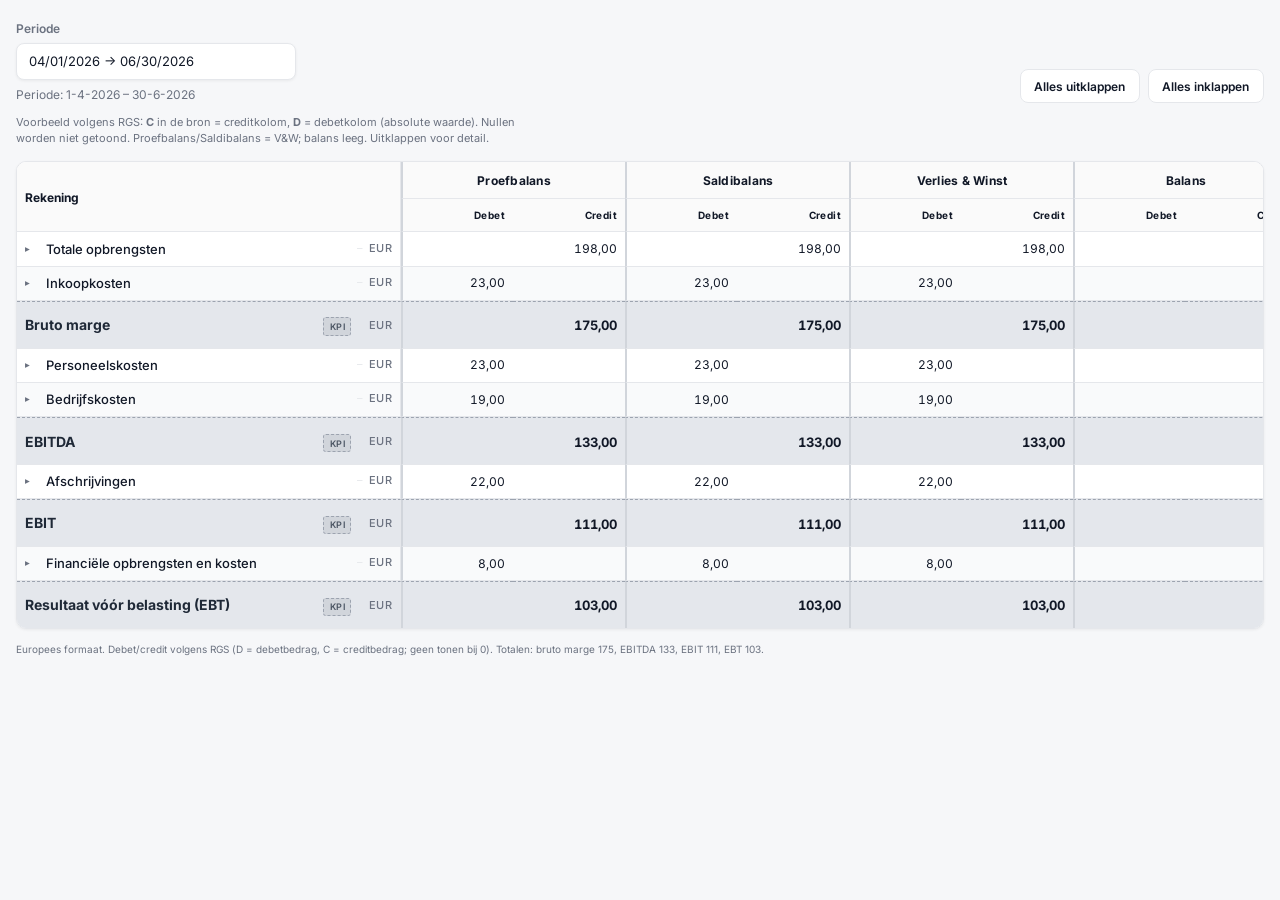
<file: pnl_multi_column_preview.html>
<!DOCTYPE html>
<html lang="nl">
<head>
  <meta charset="UTF-8" />
  <meta name="viewport" content="width=device-width, initial-scale=1.0" />
  <title>Proefbalans — NL grootboek (4 kolommen)</title>
  <link rel="preconnect" href="https://fonts.googleapis.com" />
  <link rel="preconnect" href="https://fonts.gstatic.com" crossorigin />
  <link href="https://fonts.googleapis.com/css2?family=Inter:wght@400;500;600;700&display=swap" rel="stylesheet" />
  <style>
    :root {
      --bg: #ffffff;
      --page: #f6f7f9;
      --ink: #111827;
      --muted: #6b7280;
      --zero: #9ca3af;
      --border: #e5e7eb;
      --group-rule: #d1d5db;
      --thead: #fafafa;
      --stripe: #f9fafb;
      --primary: #45aeea;
      --kpi-bg: #e4e7ec;
      --kpi-rule: #9ca3af;
      --kpi-label: #1f2937;
      --shadow: 0 1px 3px rgba(0, 0, 0, 0.06);
    }

    * {
      box-sizing: border-box;
    }

    body {
      margin: 0;
      min-height: 100vh;
      font-family: "Inter", system-ui, sans-serif;
      font-size: 13px;
      color: var(--ink);
      background: var(--page);
      line-height: 1.45;
    }

    .page {
      max-width: 1600px;
      margin: 0 auto;
      padding: 1.25rem 1rem 2rem;
    }

    .toolbar {
      display: flex;
      flex-wrap: wrap;
      align-items: flex-end;
      justify-content: space-between;
      gap: 1rem;
      margin-bottom: 0.75rem;
    }

    .period-block label {
      display: block;
      font-size: 12px;
      font-weight: 600;
      color: var(--muted);
      margin-bottom: 0.35rem;
    }

    .period-input-wrap {
      display: flex;
      align-items: center;
      gap: 0.5rem;
      padding: 0.45rem 0.65rem;
      background: var(--bg);
      border: 1px solid var(--border);
      border-radius: 8px;
      box-shadow: var(--shadow);
      min-width: 280px;
    }

    .period-input-wrap input {
      flex: 1;
      border: none;
      font: inherit;
      color: var(--ink);
      outline: none;
    }

    .period-hint {
      margin: 0.35rem 0 0;
      font-size: 12px;
      color: var(--muted);
    }

    .btn {
      font: inherit;
      font-weight: 600;
      font-size: 12px;
      padding: 0.45rem 0.85rem;
      border-radius: 8px;
      cursor: pointer;
      border: 1px solid var(--border);
      background: var(--bg);
      color: var(--ink);
    }

    .btn:hover {
      background: var(--stripe);
    }

    .actions {
      display: flex;
      gap: 0.5rem;
      flex-wrap: wrap;
    }

    .hint {
      margin: 0 0 0.85rem;
      font-size: 11px;
      color: var(--muted);
      max-width: 72ch;
    }

    .sheet {
      background: var(--bg);
      border: 1px solid var(--border);
      border-radius: 10px;
      box-shadow: var(--shadow);
      overflow: auto;
      max-height: calc(100vh - 160px);
    }

    table {
      width: 100%;
      border-collapse: separate;
      border-spacing: 0;
      table-layout: fixed;
      min-width: 1280px;
    }

    col.col-acc { width: 30%; }
    col.col-n { width: 8.75%; }

    thead {
      position: sticky;
      top: 0;
      z-index: 2;
    }

    thead th {
      background: var(--thead);
      font-weight: 700;
      font-size: 11px;
      color: var(--ink);
      padding: 0.55rem 0.5rem;
      border-bottom: 1px solid var(--border);
      vertical-align: middle;
    }

    thead tr:first-child th {
      padding-top: 0.65rem;
      font-size: 12px;
    }

    .th-account {
      text-align: left;
      border-right: 1px solid var(--border);
    }

    .th-curr-hint {
      font-weight: 500;
      color: #374151;
      font-size: 10px;
    }

    .th-group {
      text-align: center;
      letter-spacing: 0.02em;
      color: var(--ink);
      border-left: 2px solid var(--group-rule);
    }

    .th-group:first-of-type {
      border-left: 2px solid var(--group-rule);
    }

    .th-sub {
      text-align: right;
      font-size: 10px;
      letter-spacing: 0.04em;
      color: var(--ink);
      font-weight: 700;
      border-left: 2px solid var(--group-rule);
    }

    .th-sub.th-credit {
      border-left: none;
    }

    tbody td {
      padding: 0.45rem 0.5rem;
      border-bottom: 1px solid var(--border);
      vertical-align: middle;
    }

    tbody tr:last-child td {
      border-bottom: none;
    }

    tbody tr.row-zebra:nth-child(even) {
      background: var(--stripe);
    }

    td.account-col {
      border-right: 1px solid var(--border);
    }

    tbody td.account-col {
      display: flex;
      align-items: center;
      justify-content: flex-start;
      gap: 0.35rem;
    }

    tbody td.account-col > .acct-main {
      flex: 1;
      min-width: 0;
    }

    tbody td.account-col > .expand-toggle {
      flex: 1;
      min-width: 0;
      width: auto;
    }

    tbody td.account-col > .cell-flex {
      flex: 1;
      min-width: 0;
    }

    .acct-currency {
      flex-shrink: 0;
      font-size: 11px;
      font-weight: 500;
      color: var(--muted);
      letter-spacing: 0.03em;
      white-space: nowrap;
    }

    .acct-currency::before {
      content: "–";
      margin-right: 0.35rem;
      color: var(--border);
      font-weight: 400;
    }

    tr.kpi-row td.account-col .acct-currency {
      font-weight: 500;
      color: var(--muted);
    }

    td.num {
      text-align: right;
      font-variant-numeric: tabular-nums;
      font-size: 12px;
    }

    td.num.group-start {
      border-left: 2px solid var(--group-rule);
    }

    td.num.amount-active {
      font-weight: 400;
      color: var(--ink);
    }

    td.num.amount-zero {
      font-weight: 400;
      color: var(--zero);
    }

    tr.subtotal-row td.num.amount-active {
      font-weight: 700;
      color: #374151;
    }

    tr.kpi-row td {
      background: var(--kpi-bg);
      border-top: 1px dashed var(--kpi-rule);
      padding-top: 0.85rem;
      padding-bottom: 0.7rem;
    }

    tr.kpi-row td.account-col {
      font-size: 14px;
      font-weight: 700;
      color: var(--kpi-label);
    }

    tr.kpi-row .acct-text {
      font-weight: 700;
      color: var(--kpi-label);
    }

    tr.kpi-row td.num {
      font-size: 13px;
    }

    tr.kpi-row td.num.amount-active {
      font-weight: 700;
      color: var(--ink);
    }

    tr.kpi-row td.num.amount-zero {
      font-weight: 400;
      color: var(--zero);
    }

    .cell-flex {
      display: flex;
      align-items: baseline;
      justify-content: space-between;
      gap: 0.5rem;
    }

    .tag {
      flex-shrink: 0;
      font-size: 9px;
      font-weight: 600;
      letter-spacing: 0.04em;
      text-transform: uppercase;
      padding: 0.12rem 0.35rem;
      border-radius: 3px;
    }

    .tag--subtotal {
      color: var(--muted);
      background: rgba(107, 114, 128, 0.12);
      border: 1px dashed var(--border);
    }

    .tag--kpi {
      color: #4b5563;
      background: rgba(75, 85, 99, 0.12);
      border: 1px dashed #9ca3af;
    }

    tr.subtotal-row td {
      border-top: 1px dashed #9ca3af;
      padding-top: 0.55rem;
    }

    tr.subtotal-row .acct-text {
      color: var(--muted);
      font-weight: 500;
    }

    .expand-toggle {
      display: inline-flex;
      align-items: center;
      gap: 0.3rem;
      background: none;
      border: none;
      padding: 0;
      font: inherit;
      font-weight: 500;
      text-align: left;
      cursor: pointer;
      color: var(--ink);
    }

    .expand-toggle:hover {
      color: var(--primary);
    }

    .expand-toggle:focus-visible {
      outline: 2px solid var(--primary);
      outline-offset: 2px;
      border-radius: 4px;
    }

    .chevron {
      width: 1rem;
      flex-shrink: 0;
      transition: transform 0.15s ease;
      color: var(--muted);
      font-size: 0.6rem;
    }

    tr.parent-row.is-open .chevron {
      transform: rotate(90deg);
    }

    .breakdown-row .account-col .acct-main {
      padding-left: 1.35rem;
      border-left: 2px solid var(--border);
      margin-left: 0.25rem;
      font-weight: 400;
      color: #4b5563;
    }

    .account-label .codes {
      color: var(--muted);
      font-size: 11px;
      font-weight: 500;
      margin-right: 0.35rem;
    }

    .breakdown-row.hidden,
    tr.subtotal-row.hidden {
      display: none;
    }

    .footer-hint {
      margin: 0.85rem 0 0;
      font-size: 10px;
      color: var(--muted);
    }
  </style>
</head>
<body>
  <div class="page">
    <div class="toolbar">
      <div class="period-block">
        <label for="period-range">Periode</label>
        <div class="period-input-wrap">
          <input id="period-range" type="text" readonly value="04/01/2026 → 06/30/2026" />
        </div>
        <p class="period-hint">Periode: 1-4-2026 – 30-6-2026</p>
      </div>
      <div class="actions">
        <button type="button" class="btn" id="pnl-expand-all">Alles uitklappen</button>
        <button type="button" class="btn" id="pnl-collapse-all">Alles inklappen</button>
      </div>
    </div>

    <p class="hint">
      Voorbeeld volgens RGS: <strong>C</strong> in de bron = creditkolom, <strong>D</strong> = debetkolom (absolute waarde). Nullen worden niet getoond. Proefbalans/Saldibalans = V&amp;W; balans leeg. Uitklappen voor detail.
    </p>

    <div class="sheet">
      <table>
        <colgroup>
          <col class="col-acc" />
          <col class="col-n" /><col class="col-n" />
          <col class="col-n" /><col class="col-n" />
          <col class="col-n" /><col class="col-n" />
          <col class="col-n" /><col class="col-n" />
        </colgroup>
        <thead>
          <tr>
            <th class="th-account" rowspan="2">Rekening <span class="th-curr-hint"></span></th>
            <th class="th-group" colspan="2">Proefbalans</th>
            <th class="th-group" colspan="2">Saldibalans</th>
            <th class="th-group" colspan="2">Verlies &amp; Winst</th>
            <th class="th-group" colspan="2">Balans</th>
          </tr>
          <tr>
            <th class="th-sub group-start">Debet</th>
            <th class="th-sub th-credit">Credit</th>
            <th class="th-sub group-start">Debet</th>
            <th class="th-sub th-credit">Credit</th>
            <th class="th-sub group-start">Debet</th>
            <th class="th-sub th-credit">Credit</th>
            <th class="th-sub group-start">Debet</th>
            <th class="th-sub th-credit">Credit</th>
          </tr>
        </thead>
        <tbody>
          <tr class="parent-row row-zebra" data-parent="revenue">
          <td class="account-col"><button type="button" class="expand-toggle" aria-expanded="false" id="revenue-btn">
          <span class="chevron" aria-hidden="true">&#9656;</span><span>Totale opbrengsten</span></button></td>
          <td class="num group-start" data-v="0"></td><td class="num" data-v="198"></td><td class="num group-start" data-v="0"></td><td class="num" data-v="198"></td><td class="num group-start" data-v="0"></td><td class="num" data-v="198"></td><td class="num group-start" data-v="0"></td><td class="num" data-v="0"></td></tr>
          <tr class="breakdown-row row-zebra hidden" data-breakdown="revenue">
          <td class="account-col account-label"><span class="codes">WOmzNop 8001000</span> Opbrengsten (netto-omzet)</td><td class="num group-start" data-v="0"></td><td class="num" data-v="100"></td><td class="num group-start" data-v="0"></td><td class="num" data-v="100"></td><td class="num group-start" data-v="0"></td><td class="num" data-v="100"></td><td class="num group-start" data-v="0"></td><td class="num" data-v="0"></td></tr>
          <tr class="breakdown-row row-zebra hidden" data-breakdown="revenue">
          <td class="account-col account-label"><span class="codes">WWivWop 8103000</span> Mutatie projecten</td><td class="num group-start" data-v="0"></td><td class="num" data-v="50"></td><td class="num group-start" data-v="0"></td><td class="num" data-v="50"></td><td class="num group-start" data-v="0"></td><td class="num" data-v="50"></td><td class="num group-start" data-v="0"></td><td class="num" data-v="0"></td></tr>
          <tr class="breakdown-row row-zebra hidden" data-breakdown="revenue">
          <td class="account-col account-label"><span class="codes">WWivGpv 8104000</span> Geactiveerde eigen uren</td><td class="num group-start" data-v="0"></td><td class="num" data-v="1"></td><td class="num group-start" data-v="0"></td><td class="num" data-v="1"></td><td class="num group-start" data-v="0"></td><td class="num" data-v="1"></td><td class="num group-start" data-v="0"></td><td class="num" data-v="0"></td></tr>
          <tr class="breakdown-row row-zebra hidden" data-breakdown="revenue">
          <td class="account-col account-label"><span class="codes">WOvbOvo 8213000</span> Overige opbrengsten</td><td class="num group-start" data-v="0"></td><td class="num" data-v="25"></td><td class="num group-start" data-v="0"></td><td class="num" data-v="25"></td><td class="num group-start" data-v="0"></td><td class="num" data-v="25"></td><td class="num group-start" data-v="0"></td><td class="num" data-v="0"></td></tr>
          <tr class="breakdown-row row-zebra hidden" data-breakdown="revenue">
          <td class="account-col account-label"><span class="codes">WVheVuh 8301000</span> Vrijval herwaarderingsreserve</td><td class="num group-start" data-v="0"></td><td class="num" data-v="22"></td><td class="num group-start" data-v="0"></td><td class="num" data-v="22"></td><td class="num group-start" data-v="0"></td><td class="num" data-v="22"></td><td class="num group-start" data-v="0"></td><td class="num" data-v="0"></td></tr>
          <tr class="subtotal-row row-zebra hidden" data-subtotal="revenue">
          <td class="account-col"><div class="cell-flex"><span class="acct-text">Totale opbrengsten</span>
          <span class="tag tag--subtotal">Subtotaal</span></div></td><td class="num group-start" data-v="0"></td><td class="num" data-v="198"></td><td class="num group-start" data-v="0"></td><td class="num" data-v="198"></td><td class="num group-start" data-v="0"></td><td class="num" data-v="198"></td><td class="num group-start" data-v="0"></td><td class="num" data-v="0"></td></tr>
          <tr class="parent-row row-zebra" data-parent="inkoop">
          <td class="account-col"><button type="button" class="expand-toggle" aria-expanded="false" id="inkoop-btn">
          <span class="chevron" aria-hidden="true">&#9656;</span><span>Inkoopkosten</span></button></td>
          <td class="num group-start" data-v="23"></td><td class="num" data-v="0"></td><td class="num group-start" data-v="23"></td><td class="num" data-v="0"></td><td class="num group-start" data-v="23"></td><td class="num" data-v="0"></td><td class="num group-start" data-v="0"></td><td class="num" data-v="0"></td></tr>
          <tr class="breakdown-row row-zebra hidden" data-breakdown="inkoop">
          <td class="account-col account-label"><span class="codes">WKprKvg 7001000</span> Inkoopkosten</td><td class="num group-start" data-v="12"></td><td class="num" data-v="0"></td><td class="num group-start" data-v="12"></td><td class="num" data-v="0"></td><td class="num group-start" data-v="12"></td><td class="num" data-v="0"></td><td class="num group-start" data-v="0"></td><td class="num" data-v="0"></td></tr>
          <tr class="breakdown-row row-zebra hidden" data-breakdown="inkoop">
          <td class="account-col account-label"><span class="codes">WKprKuw 7003000</span> Inhuur derden</td><td class="num group-start" data-v="11"></td><td class="num" data-v="0"></td><td class="num group-start" data-v="11"></td><td class="num" data-v="0"></td><td class="num group-start" data-v="11"></td><td class="num" data-v="0"></td><td class="num group-start" data-v="0"></td><td class="num" data-v="0"></td></tr>
          <tr class="subtotal-row row-zebra hidden" data-subtotal="inkoop">
          <td class="account-col"><div class="cell-flex"><span class="acct-text">Inkoopkosten</span>
          <span class="tag tag--subtotal">Subtotaal</span></div></td><td class="num group-start" data-v="23"></td><td class="num" data-v="0"></td><td class="num group-start" data-v="23"></td><td class="num" data-v="0"></td><td class="num group-start" data-v="23"></td><td class="num" data-v="0"></td><td class="num group-start" data-v="0"></td><td class="num" data-v="0"></td></tr>
          <tr class="kpi-row">
          <td class="account-col"><div class="cell-flex"><span class="acct-text">Bruto marge</span>
          <span class="tag tag--kpi">KPI</span></div></td><td class="num group-start" data-v="0"></td><td class="num" data-v="175"></td><td class="num group-start" data-v="0"></td><td class="num" data-v="175"></td><td class="num group-start" data-v="0"></td><td class="num" data-v="175"></td><td class="num group-start" data-v="0"></td><td class="num" data-v="0"></td></tr>
          <tr class="parent-row row-zebra" data-parent="personeel">
          <td class="account-col"><button type="button" class="expand-toggle" aria-expanded="false" id="personeel-btn">
          <span class="chevron" aria-hidden="true">&#9656;</span><span>Personeelskosten</span></button></td>
          <td class="num group-start" data-v="23"></td><td class="num" data-v="0"></td><td class="num group-start" data-v="23"></td><td class="num" data-v="0"></td><td class="num group-start" data-v="23"></td><td class="num" data-v="0"></td><td class="num group-start" data-v="0"></td><td class="num" data-v="0"></td></tr>
          <tr class="breakdown-row row-zebra hidden" data-breakdown="personeel">
          <td class="account-col account-label"><span class="codes">WPerLes 4001000</span> Lonen en salarissen</td><td class="num group-start" data-v="15"></td><td class="num" data-v="0"></td><td class="num group-start" data-v="15"></td><td class="num" data-v="0"></td><td class="num group-start" data-v="15"></td><td class="num" data-v="0"></td><td class="num group-start" data-v="0"></td><td class="num" data-v="0"></td></tr>
          <tr class="breakdown-row row-zebra hidden" data-breakdown="personeel">
          <td class="account-col account-label"><span class="codes">WPerSol 4002000</span> Sociale lasten</td><td class="num group-start" data-v="5"></td><td class="num" data-v="0"></td><td class="num group-start" data-v="5"></td><td class="num" data-v="0"></td><td class="num group-start" data-v="5"></td><td class="num" data-v="0"></td><td class="num group-start" data-v="0"></td><td class="num" data-v="0"></td></tr>
          <tr class="breakdown-row row-zebra hidden" data-breakdown="personeel">
          <td class="account-col account-label"><span class="codes">WPerPen 4003000</span> Pensioenlasten</td><td class="num group-start" data-v="4"></td><td class="num" data-v="0"></td><td class="num group-start" data-v="4"></td><td class="num" data-v="0"></td><td class="num group-start" data-v="4"></td><td class="num" data-v="0"></td><td class="num group-start" data-v="0"></td><td class="num" data-v="0"></td></tr>
          <tr class="breakdown-row row-zebra hidden" data-breakdown="personeel">
          <td class="account-col account-label"><span class="codes">WPerLesLks 4001170</span> Loonkosten subsidies (LIV)</td><td class="num group-start" data-v="0"></td><td class="num" data-v="6"></td><td class="num group-start" data-v="0"></td><td class="num" data-v="6"></td><td class="num group-start" data-v="0"></td><td class="num" data-v="6"></td><td class="num group-start" data-v="0"></td><td class="num" data-v="0"></td></tr>
          <tr class="breakdown-row row-zebra hidden" data-breakdown="personeel">
          <td class="account-col account-label"><span class="codes">WBedOvp 4012000</span> Overige personeelskosten</td><td class="num group-start" data-v="5"></td><td class="num" data-v="0"></td><td class="num group-start" data-v="5"></td><td class="num" data-v="0"></td><td class="num group-start" data-v="5"></td><td class="num" data-v="0"></td><td class="num group-start" data-v="0"></td><td class="num" data-v="0"></td></tr>
          <tr class="subtotal-row row-zebra hidden" data-subtotal="personeel">
          <td class="account-col"><div class="cell-flex"><span class="acct-text">Personeelskosten</span>
          <span class="tag tag--subtotal">Subtotaal</span></div></td><td class="num group-start" data-v="23"></td><td class="num" data-v="0"></td><td class="num group-start" data-v="23"></td><td class="num" data-v="0"></td><td class="num group-start" data-v="23"></td><td class="num" data-v="0"></td><td class="num group-start" data-v="0"></td><td class="num" data-v="0"></td></tr>
          <tr class="parent-row row-zebra" data-parent="bedrijf">
          <td class="account-col"><button type="button" class="expand-toggle" aria-expanded="false" id="bedrijf-btn">
          <span class="chevron" aria-hidden="true">&#9656;</span><span>Bedrijfskosten</span></button></td>
          <td class="num group-start" data-v="19"></td><td class="num" data-v="0"></td><td class="num group-start" data-v="19"></td><td class="num" data-v="0"></td><td class="num group-start" data-v="19"></td><td class="num" data-v="0"></td><td class="num group-start" data-v="0"></td><td class="num" data-v="0"></td></tr>
          <tr class="breakdown-row row-zebra hidden" data-breakdown="bedrijf">
          <td class="account-col account-label"><span class="codes">WBedHui 4201000</span> Huisvesting</td><td class="num group-start" data-v="1"></td><td class="num" data-v="0"></td><td class="num group-start" data-v="1"></td><td class="num" data-v="0"></td><td class="num group-start" data-v="1"></td><td class="num" data-v="0"></td><td class="num group-start" data-v="0"></td><td class="num" data-v="0"></td></tr>
          <tr class="breakdown-row row-zebra hidden" data-breakdown="bedrijf">
          <td class="account-col account-label"><span class="codes">WBedEem 4202000</span> Onderhoudskosten</td><td class="num group-start" data-v="3"></td><td class="num" data-v="0"></td><td class="num group-start" data-v="3"></td><td class="num" data-v="0"></td><td class="num group-start" data-v="3"></td><td class="num" data-v="0"></td><td class="num group-start" data-v="0"></td><td class="num" data-v="0"></td></tr>
          <tr class="breakdown-row row-zebra hidden" data-breakdown="bedrijf">
          <td class="account-col account-label"><span class="codes">WBedVkk 4203000</span> Verkoopkosten &amp; marketing</td><td class="num group-start" data-v="2"></td><td class="num" data-v="0"></td><td class="num group-start" data-v="2"></td><td class="num" data-v="0"></td><td class="num group-start" data-v="2"></td><td class="num" data-v="0"></td><td class="num group-start" data-v="0"></td><td class="num" data-v="0"></td></tr>
          <tr class="breakdown-row row-zebra hidden" data-breakdown="bedrijf">
          <td class="account-col account-label"><span class="codes">WBedAut 4204000</span> Auto &amp; reiskosten</td><td class="num group-start" data-v="5"></td><td class="num" data-v="0"></td><td class="num group-start" data-v="5"></td><td class="num" data-v="0"></td><td class="num group-start" data-v="5"></td><td class="num" data-v="0"></td><td class="num group-start" data-v="0"></td><td class="num" data-v="0"></td></tr>
          <tr class="breakdown-row row-zebra hidden" data-breakdown="bedrijf">
          <td class="account-col account-label"><span class="codes">WBedKan 4206000</span> Kantoorkosten</td><td class="num group-start" data-v="1"></td><td class="num" data-v="0"></td><td class="num group-start" data-v="1"></td><td class="num" data-v="0"></td><td class="num group-start" data-v="1"></td><td class="num" data-v="0"></td><td class="num group-start" data-v="0"></td><td class="num" data-v="0"></td></tr>
          <tr class="breakdown-row row-zebra hidden" data-breakdown="bedrijf">
          <td class="account-col account-label"><span class="codes">WBedAss 4208000</span> Verzekeringen</td><td class="num group-start" data-v="3"></td><td class="num" data-v="0"></td><td class="num group-start" data-v="3"></td><td class="num" data-v="0"></td><td class="num group-start" data-v="3"></td><td class="num" data-v="0"></td><td class="num group-start" data-v="0"></td><td class="num" data-v="0"></td></tr>
          <tr class="breakdown-row row-zebra hidden" data-breakdown="bedrijf">
          <td class="account-col account-label"><span class="codes">WBedAea 4209000</span> Advies &amp; administratiekosten</td><td class="num group-start" data-v="4"></td><td class="num" data-v="0"></td><td class="num group-start" data-v="4"></td><td class="num" data-v="0"></td><td class="num group-start" data-v="4"></td><td class="num" data-v="0"></td><td class="num group-start" data-v="0"></td><td class="num" data-v="0"></td></tr>
          <tr class="breakdown-row row-zebra hidden" data-breakdown="bedrijf">
          <td class="account-col account-label"><span class="codes">WBedKse 4212000</span> Kosten stamrecht</td><td class="num group-start" data-v="1"></td><td class="num" data-v="0"></td><td class="num group-start" data-v="1"></td><td class="num" data-v="0"></td><td class="num group-start" data-v="1"></td><td class="num" data-v="0"></td><td class="num group-start" data-v="0"></td><td class="num" data-v="0"></td></tr>
          <tr class="breakdown-row row-zebra hidden" data-breakdown="bedrijf">
          <td class="account-col account-label"><span class="codes">WBwvObw 4106009</span> Afwaardering voorraad/debiteuren</td><td class="num group-start" data-v="0"></td><td class="num" data-v="0"></td><td class="num group-start" data-v="0"></td><td class="num" data-v="0"></td><td class="num group-start" data-v="0"></td><td class="num" data-v="0"></td><td class="num group-start" data-v="0"></td><td class="num" data-v="0"></td></tr>
          <tr class="breakdown-row row-zebra hidden" data-breakdown="bedrijf">
          <td class="account-col account-label"><span class="codes">WBedAlk 4215000</span> Overige kosten</td><td class="num group-start" data-v="0"></td><td class="num" data-v="1"></td><td class="num group-start" data-v="0"></td><td class="num" data-v="1"></td><td class="num group-start" data-v="0"></td><td class="num" data-v="1"></td><td class="num group-start" data-v="0"></td><td class="num" data-v="0"></td></tr>
          <tr class="subtotal-row row-zebra hidden" data-subtotal="bedrijf">
          <td class="account-col"><div class="cell-flex"><span class="acct-text">Bedrijfskosten</span>
          <span class="tag tag--subtotal">Subtotaal</span></div></td><td class="num group-start" data-v="19"></td><td class="num" data-v="0"></td><td class="num group-start" data-v="19"></td><td class="num" data-v="0"></td><td class="num group-start" data-v="19"></td><td class="num" data-v="0"></td><td class="num group-start" data-v="0"></td><td class="num" data-v="0"></td></tr>
          <tr class="kpi-row">
          <td class="account-col"><div class="cell-flex"><span class="acct-text">EBITDA</span>
          <span class="tag tag--kpi">KPI</span></div></td><td class="num group-start" data-v="0"></td><td class="num" data-v="133"></td><td class="num group-start" data-v="0"></td><td class="num" data-v="133"></td><td class="num group-start" data-v="0"></td><td class="num" data-v="133"></td><td class="num group-start" data-v="0"></td><td class="num" data-v="0"></td></tr>
          <tr class="parent-row row-zebra" data-parent="afschrijving">
          <td class="account-col"><button type="button" class="expand-toggle" aria-expanded="false" id="afschrijving-btn">
          <span class="chevron" aria-hidden="true">&#9656;</span><span>Afschrijvingen</span></button></td>
          <td class="num group-start" data-v="22"></td><td class="num" data-v="0"></td><td class="num group-start" data-v="22"></td><td class="num" data-v="0"></td><td class="num group-start" data-v="22"></td><td class="num" data-v="0"></td><td class="num group-start" data-v="0"></td><td class="num" data-v="0"></td></tr>
          <tr class="breakdown-row row-zebra hidden" data-breakdown="afschrijving">
          <td class="account-col account-label"><span class="codes">WAfsAiv 4101000</span> Afschrijving (immaterieel)</td><td class="num group-start" data-v="12"></td><td class="num" data-v="0"></td><td class="num group-start" data-v="12"></td><td class="num" data-v="0"></td><td class="num group-start" data-v="12"></td><td class="num" data-v="0"></td><td class="num group-start" data-v="0"></td><td class="num" data-v="0"></td></tr>
          <tr class="breakdown-row row-zebra hidden" data-breakdown="afschrijving">
          <td class="account-col account-label"><span class="codes">WAfsAmv 4102000</span> Afschrijving (materieel)</td><td class="num group-start" data-v="15"></td><td class="num" data-v="0"></td><td class="num group-start" data-v="15"></td><td class="num" data-v="0"></td><td class="num group-start" data-v="15"></td><td class="num" data-v="0"></td><td class="num group-start" data-v="0"></td><td class="num" data-v="0"></td></tr>
          <tr class="breakdown-row row-zebra hidden" data-breakdown="afschrijving">
          <td class="account-col account-label"><span class="codes">WAfsRvi 4105000</span> Resultaat verkoop actief (immaterieel)</td><td class="num group-start" data-v="0"></td><td class="num" data-v="2"></td><td class="num group-start" data-v="0"></td><td class="num" data-v="2"></td><td class="num group-start" data-v="0"></td><td class="num" data-v="2"></td><td class="num group-start" data-v="0"></td><td class="num" data-v="0"></td></tr>
          <tr class="breakdown-row row-zebra hidden" data-breakdown="afschrijving">
          <td class="account-col account-label"><span class="codes">WAfsRvm 4106000</span> Resultaat verkoop actief (materieel)</td><td class="num group-start" data-v="0"></td><td class="num" data-v="3"></td><td class="num group-start" data-v="0"></td><td class="num" data-v="3"></td><td class="num group-start" data-v="0"></td><td class="num" data-v="3"></td><td class="num group-start" data-v="0"></td><td class="num" data-v="0"></td></tr>
          <tr class="subtotal-row row-zebra hidden" data-subtotal="afschrijving">
          <td class="account-col"><div class="cell-flex"><span class="acct-text">Afschrijvingen</span>
          <span class="tag tag--subtotal">Subtotaal</span></div></td><td class="num group-start" data-v="22"></td><td class="num" data-v="0"></td><td class="num group-start" data-v="22"></td><td class="num" data-v="0"></td><td class="num group-start" data-v="22"></td><td class="num" data-v="0"></td><td class="num group-start" data-v="0"></td><td class="num" data-v="0"></td></tr>
          <tr class="kpi-row">
          <td class="account-col"><div class="cell-flex"><span class="acct-text">EBIT</span>
          <span class="tag tag--kpi">KPI</span></div></td><td class="num group-start" data-v="0"></td><td class="num" data-v="111"></td><td class="num group-start" data-v="0"></td><td class="num" data-v="111"></td><td class="num group-start" data-v="0"></td><td class="num" data-v="111"></td><td class="num group-start" data-v="0"></td><td class="num" data-v="0"></td></tr>
          <tr class="parent-row row-zebra" data-parent="financieel">
          <td class="account-col"><button type="button" class="expand-toggle" aria-expanded="false" id="financieel-btn">
          <span class="chevron" aria-hidden="true">&#9656;</span><span>Financiële opbrengsten en kosten</span></button></td>
          <td class="num group-start" data-v="8"></td><td class="num" data-v="0"></td><td class="num group-start" data-v="8"></td><td class="num" data-v="0"></td><td class="num group-start" data-v="8"></td><td class="num" data-v="0"></td><td class="num group-start" data-v="0"></td><td class="num" data-v="0"></td></tr>
          <tr class="breakdown-row row-zebra hidden" data-breakdown="financieel">
          <td class="account-col account-label"><span class="codes">WFbeRlm 8402000</span> Rente-opbrengsten</td><td class="num group-start" data-v="0"></td><td class="num" data-v="2"></td><td class="num group-start" data-v="0"></td><td class="num" data-v="2"></td><td class="num group-start" data-v="0"></td><td class="num" data-v="2"></td><td class="num group-start" data-v="0"></td><td class="num" data-v="0"></td></tr>
          <tr class="breakdown-row row-zebra hidden" data-breakdown="financieel">
          <td class="account-col account-label"><span class="codes">WFbeRls 8404000</span> Rente-kosten</td><td class="num group-start" data-v="15"></td><td class="num" data-v="0"></td><td class="num group-start" data-v="15"></td><td class="num" data-v="0"></td><td class="num group-start" data-v="15"></td><td class="num" data-v="0"></td><td class="num group-start" data-v="0"></td><td class="num" data-v="0"></td></tr>
          <tr class="breakdown-row row-zebra hidden" data-breakdown="financieel">
          <td class="account-col account-label"><span class="codes">WFbeRlsRgi 8404080</span> Rente-kosten groepsentiteiten</td><td class="num group-start" data-v="3"></td><td class="num" data-v="0"></td><td class="num group-start" data-v="3"></td><td class="num" data-v="0"></td><td class="num group-start" data-v="3"></td><td class="num" data-v="0"></td><td class="num group-start" data-v="0"></td><td class="num" data-v="0"></td></tr>
          <tr class="breakdown-row row-zebra hidden" data-breakdown="financieel">
          <td class="account-col account-label"><span class="codes">WFbeRlsRmi 8404150</span> Rente-kosten overige entiteiten</td><td class="num group-start" data-v="2"></td><td class="num" data-v="0"></td><td class="num group-start" data-v="2"></td><td class="num" data-v="0"></td><td class="num group-start" data-v="2"></td><td class="num" data-v="0"></td><td class="num group-start" data-v="0"></td><td class="num" data-v="0"></td></tr>
          <tr class="breakdown-row row-zebra hidden" data-breakdown="financieel">
          <td class="account-col account-label"><span class="codes">WOvtRof 8401000</span> Opbrengst beleggingen</td><td class="num group-start" data-v="0"></td><td class="num" data-v="5"></td><td class="num group-start" data-v="0"></td><td class="num" data-v="5"></td><td class="num group-start" data-v="0"></td><td class="num" data-v="5"></td><td class="num group-start" data-v="0"></td><td class="num" data-v="0"></td></tr>
          <tr class="breakdown-row row-zebra hidden" data-breakdown="financieel">
          <td class="account-col account-label"><span class="codes">WWfaBwv 8405000</span> Waardeverandering belegging</td><td class="num group-start" data-v="2"></td><td class="num" data-v="0"></td><td class="num group-start" data-v="2"></td><td class="num" data-v="0"></td><td class="num group-start" data-v="2"></td><td class="num" data-v="0"></td><td class="num group-start" data-v="0"></td><td class="num" data-v="0"></td></tr>
          <tr class="breakdown-row row-zebra hidden" data-breakdown="financieel">
          <td class="account-col account-label"><span class="codes">WBwvGwb 4106200</span> Koerswinst/verlies (gerealiseerd)</td><td class="num group-start" data-v="0"></td><td class="num" data-v="1"></td><td class="num group-start" data-v="0"></td><td class="num" data-v="1"></td><td class="num group-start" data-v="0"></td><td class="num" data-v="1"></td><td class="num group-start" data-v="0"></td><td class="num" data-v="0"></td></tr>
          <tr class="breakdown-row row-zebra hidden" data-breakdown="financieel">
          <td class="account-col account-label"><span class="codes">WFbeVlr 8519000</span> Valutaverschil lening</td><td class="num group-start" data-v="0"></td><td class="num" data-v="1"></td><td class="num group-start" data-v="0"></td><td class="num" data-v="1"></td><td class="num group-start" data-v="0"></td><td class="num" data-v="1"></td><td class="num group-start" data-v="0"></td><td class="num" data-v="0"></td></tr>
          <tr class="breakdown-row row-zebra hidden" data-breakdown="financieel">
          <td class="account-col account-label"><span class="codes">WRedAir 8410000</span> Resultaat deelneming</td><td class="num group-start" data-v="0"></td><td class="num" data-v="5"></td><td class="num group-start" data-v="0"></td><td class="num" data-v="5"></td><td class="num group-start" data-v="0"></td><td class="num" data-v="5"></td><td class="num group-start" data-v="0"></td><td class="num" data-v="0"></td></tr>
          <tr class="subtotal-row row-zebra hidden" data-subtotal="financieel">
          <td class="account-col"><div class="cell-flex"><span class="acct-text">Financiële opbrengsten en kosten</span>
          <span class="tag tag--subtotal">Subtotaal</span></div></td><td class="num group-start" data-v="8"></td><td class="num" data-v="0"></td><td class="num group-start" data-v="8"></td><td class="num" data-v="0"></td><td class="num group-start" data-v="8"></td><td class="num" data-v="0"></td><td class="num group-start" data-v="0"></td><td class="num" data-v="0"></td></tr>
          <tr class="kpi-row">
          <td class="account-col"><div class="cell-flex"><span class="acct-text">Resultaat vóór belasting (EBT)</span>
          <span class="tag tag--kpi">KPI</span></div></td><td class="num group-start" data-v="0"></td><td class="num" data-v="103"></td><td class="num group-start" data-v="0"></td><td class="num" data-v="103"></td><td class="num group-start" data-v="0"></td><td class="num" data-v="103"></td><td class="num group-start" data-v="0"></td><td class="num" data-v="0"></td></tr>
        </tbody>
      </table>
    </div>

    <p class="footer-hint">Europees formaat. Debet/credit volgens RGS (D = debetbedrag, C = creditbedrag; geen tonen bij 0). Totalen: bruto marge 175, EBITDA 133, EBIT 111, EBT 103.</p>
  </div>

  <script>
    (function () {
      var statementCurrency = "EUR";

      function injectAccountCurrency() {
        document.querySelectorAll("tbody tr td.account-col").forEach(function (td) {
          if (td.querySelector(".acct-currency")) return;
          var cur = document.createElement("span");
          cur.className = "acct-currency";
          cur.setAttribute("lang", "nl");
          cur.textContent = statementCurrency;
          if (td.querySelector(".cell-flex")) {
            td.appendChild(cur);
          } else if (td.querySelector(".expand-toggle")) {
            td.appendChild(cur);
          } else {
            var main = document.createElement("span");
            main.className = "acct-main";
            while (td.firstChild) main.appendChild(td.firstChild);
            td.appendChild(main);
            td.appendChild(cur);
          }
        });
      }

      function formatEur(n) {
        var parts = Math.abs(n).toFixed(2).split(".");
        var intPart = parts[0].replace(/\B(?=(\d{3})+(?!\d))/g, ".");
        return intPart + "," + parts[1];
      }

      function paintCell(td) {
        var raw = td.getAttribute("data-v");
        if (raw === null || String(raw).trim() === "") {
          td.textContent = "";
          td.classList.remove("amount-zero", "amount-active");
          return;
        }
        var v = Number(raw);
        if (v === 0 || isNaN(v)) {
          td.textContent = "";
          td.classList.remove("amount-zero", "amount-active");
          return;
        }
        td.textContent = formatEur(v);
        td.classList.remove("amount-zero");
        td.classList.add("amount-active");
      }

      function clearCell(td) {
        td.textContent = "";
        td.classList.remove("amount-zero", "amount-active");
      }

      function paintRow(tr) {
        if (tr.classList.contains("parent-row")) return;
        tr.querySelectorAll("td.num").forEach(paintCell);
      }

      injectAccountCurrency();
      document.querySelectorAll("tbody tr").forEach(paintRow);

      var sectionSetters = [];

      document.querySelectorAll(".parent-row[data-parent]").forEach(function (parent) {
        var id = parent.getAttribute("data-parent");
        var btn = parent.querySelector(".expand-toggle");
        if (!btn) return;
        var breakdownRows = document.querySelectorAll('[data-breakdown="' + id + '"]');
        var subtotal = document.querySelector('tr.subtotal-row[data-subtotal="' + id + '"]');
        var parentNums = parent.querySelectorAll("td.num");
        var labelSpan = btn.querySelector("span:last-of-type");
        var baseLabel = (labelSpan && labelSpan.textContent) ? labelSpan.textContent.trim() : "sectie";

        function setOpen(open) {
          btn.setAttribute("aria-expanded", open ? "true" : "false");
          btn.setAttribute("aria-label", (open ? "Inklappen " : "Uitklappen ") + baseLabel);
          parent.classList.toggle("is-open", open);
          breakdownRows.forEach(function (r) {
            r.classList.toggle("hidden", !open);
          });
          if (subtotal) subtotal.classList.toggle("hidden", !open);
          if (open) parentNums.forEach(clearCell);
          else parentNums.forEach(paintCell);
        }

        sectionSetters.push(setOpen);
        setOpen(false);
        btn.addEventListener("click", function () {
          var open = btn.getAttribute("aria-expanded") === "true";
          setOpen(!open);
        });
      });

      var expandAllBtn = document.getElementById("pnl-expand-all");
      var collapseAllBtn = document.getElementById("pnl-collapse-all");
      if (expandAllBtn) {
        expandAllBtn.addEventListener("click", function () {
          sectionSetters.forEach(function (fn) { fn(true); });
        });
      }
      if (collapseAllBtn) {
        collapseAllBtn.addEventListener("click", function () {
          sectionSetters.forEach(function (fn) { fn(false); });
        });
      }
    })();
  </script>
</body>
</html>
</file>
<file: styles.css>
:root {
  --bg: #ffffff;
  --page: #f6f7f9;
  --ink: #111827;
  --muted: #6b7280;
  --zero: #9ca3af;
  --border: #e5e7eb;
  --group-rule: #d1d5db;
  --thead: #fafafa;
  --stripe: #f9fafb;
  --primary: #45aeea;
  --kpi-bg: #ebeff1de;
  --kpi-rule: #9ca3af;
  --kpi-label: #1f2937;
  --shadow: 0 1px 3px rgba(0, 0, 0, 0.06);
}

* {
  box-sizing: border-box;
}

body {
  margin: 0;
  min-height: 100vh;
  font-family: "Inter", system-ui, sans-serif;
  font-size: 13px;
  color: var(--ink);
  background: var(--page);
  line-height: 1.45;
}

.page {
  max-width: 1600px;
  margin: 0 auto;
  padding: 1.25rem 1rem 2rem;
}

.toolbar {
  display: flex;
  flex-wrap: wrap;
  align-items: center;
  justify-content: flex-end;
  gap: 1rem;
  margin-bottom: 0.75rem;
}

.entity-toggle {
  display: inline-flex;
  align-items: center;
  gap: 0.45rem;
  margin-right: auto;
  font-size: 12px;
  font-weight: 600;
  color: var(--ink);
  cursor: pointer;
  user-select: none;
}

.entity-toggle input {
  width: 1rem;
  height: 1rem;
  accent-color: var(--primary);
  cursor: pointer;
}

tr.entity-profile-hidden {
  display: none;
}

tr.section-title-row td.section-title-cell {
  padding: 0.9rem 0.7rem;
  border-top: 2px solid var(--kpi-rule);
  border-bottom: 1px solid var(--border);
  background: #f3f5f7;
  color: #374151;
  font-size: 14px;
  font-weight: 800;
  text-transform: uppercase;
  letter-spacing: 0.08em;
}

tr.section-title-row--balance td.section-title-cell {
  border-top: 3px solid var(--kpi-rule);
}

.balance-sheet-parent[data-parent="bs-act-va"] td.account-col {
  padding-top: 0.65rem;
}

.balance-sheet-parent[data-parent]:not([data-parent="bs-act-va"]) td.account-col {
  padding-top: 0.45rem;
}

.btn {
  font: inherit;
  font-weight: 600;
  font-size: 12px;
  padding: 0.45rem 0.85rem;
  border-radius: 8px;
  cursor: pointer;
  border: 1px solid var(--border);
  background: var(--bg);
  color: var(--ink);
}

.btn:hover {
  background: var(--stripe);
}

.actions {
  display: flex;
  gap: 0.5rem;
  flex-wrap: wrap;
}

.hint {
  margin: 0 0 0.85rem;
  font-size: 11px;
  color: var(--muted);
  max-width: 72ch;
}

.sheet {
  background: var(--bg);
  border: 1px solid var(--border);
  border-radius: 10px;
  overflow: visible;
  max-height: none;
}

table {
  width: 100%;
  border-collapse: separate;
  border-spacing: 0;
  table-layout: fixed;
  min-width: 1280px;
}

col.col-acc { width: 42%; }
col.col-n { width: 7.25%; }

thead {
  position: sticky;
  top: 0;
  z-index: 2;
}

thead th {
  background: var(--thead);
  font-weight: 700;
  font-size: 11px;
  color: var(--ink);
  padding: 0.55rem 0.5rem;
  border-bottom: 1px solid var(--border);
  vertical-align: middle;
}

thead tr:first-child th {
  padding-top: 0.65rem;
  font-size: 12px;
}

.th-account {
  text-align: left;
  border-right: 1px solid var(--border);
}

.th-curr-hint {
  font-weight: 500;
  color: #374151;
  font-size: 10px;
}

.th-group {
  text-align: center;
  letter-spacing: 0.02em;
  color: var(--ink);
  border-left: 2px solid var(--group-rule);
}

.th-group:first-of-type {
  border-left: 2px solid var(--group-rule);
}

.th-sub {
  text-align: right;
  font-size: 10px;
  letter-spacing: 0.04em;
  color: var(--ink);
  font-weight: 700;
  border-left: 2px solid var(--group-rule);
}

.th-sub.th-credit {
  border-left: 1px solid var(--border);
}

tbody td {
  padding: 0.45rem 0.5rem;
  border-bottom: 1px solid var(--border);
  vertical-align: middle;
}

tbody tr:last-child td {
  border-bottom: none;
}

tbody tr.row-zebra:nth-child(even) {
  background: var(--stripe);
}

td.account-col {
  border-right: 1px solid var(--border);
}

tbody td.account-col {
  display: flex;
  align-items: center;
  justify-content: flex-start;
  gap: 0.35rem;
}

tbody td.account-col > .acct-main {
  flex: 1;
  min-width: 0;
}

tbody td.account-col > .expand-toggle {
  flex: 1;
  min-width: 0;
  width: auto;
}

tbody td.account-col > .cell-flex {
  flex: 1;
  min-width: 0;
}

.acct-currency {
  flex-shrink: 0;
  font-size: 11px;
  font-weight: 500;
  color: var(--muted);
  letter-spacing: 0.03em;
  white-space: nowrap;
}

.acct-currency::before {
  content: "–";
  margin-right: 0.35rem;
  color: var(--border);
  font-weight: 400;
}

tr.kpi-row td.account-col .acct-currency {
  font-weight: 500;
  color: var(--muted);
}

td.num {
  text-align: right;
  font-variant-numeric: tabular-nums;
  font-size: 12px;
}

td.num.group-start {
  border-left: 2px solid var(--group-rule);
}

td.num:not(.group-start) {
  border-left: 1px solid var(--border);
}

td.num.amount-active {
  font-weight: 400;
  color: var(--ink);
}

td.num.amount-zero {
  font-weight: 400;
  color: var(--zero);
}

tr.subtotal-row td.num.amount-active {
  font-weight: 700;
  color: #374151;
}

tr.kpi-row td {
  background: var(--kpi-bg);
  border-top: 1px dashed var(--kpi-rule);
  padding-top: 0.85rem;
  padding-bottom: 0.7rem;
}

tr.kpi-row td.account-col {
  font-size: 14px;
  font-weight: 700;
  color: var(--kpi-label);
}

tr.kpi-row .acct-text {
  font-weight: 700;
  color: var(--kpi-label);
}

tr.kpi-row td.num {
  font-size: 13px;
}

tr.kpi-row td.num.amount-active {
  font-weight: 700;
  color: var(--ink);
}

tr.kpi-row td.num.amount-zero {
  font-weight: 400;
  color: var(--zero);
}

.cell-flex {
  display: flex;
  align-items: baseline;
  justify-content: space-between;
  gap: 0.5rem;
}

.tag {
  flex-shrink: 0;
  font-size: 9px;
  font-weight: 600;
  letter-spacing: 0.04em;
  text-transform: uppercase;
  padding: 0.12rem 0.35rem;
  border-radius: 3px;
}

.tag--subtotal {
  color: var(--muted);
  background: rgba(107, 114, 128, 0.12);
  border: 1px dashed var(--border);
}

.tag--kpi {
  color: #4b5563;
  background: rgba(75, 85, 99, 0.12);
  border: 1px dashed #9ca3af;
}

tr.subtotal-row td {
  border-top: 1px dashed #9ca3af;
  padding-top: 0.55rem;
}

tr.subtotal-row .acct-text {
  color: var(--muted);
  font-weight: 500;
}

.expand-toggle {
  display: inline-flex;
  align-items: center;
  gap: 0.3rem;
  background: none;
  border: none;
  padding: 0;
  font: inherit;
  font-weight: 500;
  text-align: left;
  cursor: pointer;
  color: var(--ink);
}

.expand-toggle:hover {
  color: var(--primary);
}

.expand-toggle:focus-visible {
  outline: 2px solid var(--primary);
  outline-offset: 2px;
  border-radius: 4px;
}

.chevron {
  display: inline-block;
  width: 0.7rem;
  height: 0.7rem;
  flex-shrink: 0;
  transition: transform 0.15s ease;
  transform-origin: 50% 50%;
  color: var(--muted);
}

.chevron svg {
  display: block;
  width: 100%;
  height: 100%;
}

tr.parent-row.is-open .chevron {
  transform: rotate(90deg);
}

.breakdown-row .account-col .acct-main {
  padding-left: 1.35rem;
  border-left: 2px solid var(--border);
  margin-left: 0.25rem;
  font-weight: 400;
  color: #4b5563;
}

.account-label .codes {
  color: var(--muted);
  font-size: 11px;
  font-weight: 500;
  margin-right: 0.35rem;
}

.breakdown-row.hidden,
tr.subtotal-row.hidden {
  display: none;
}
</file>
